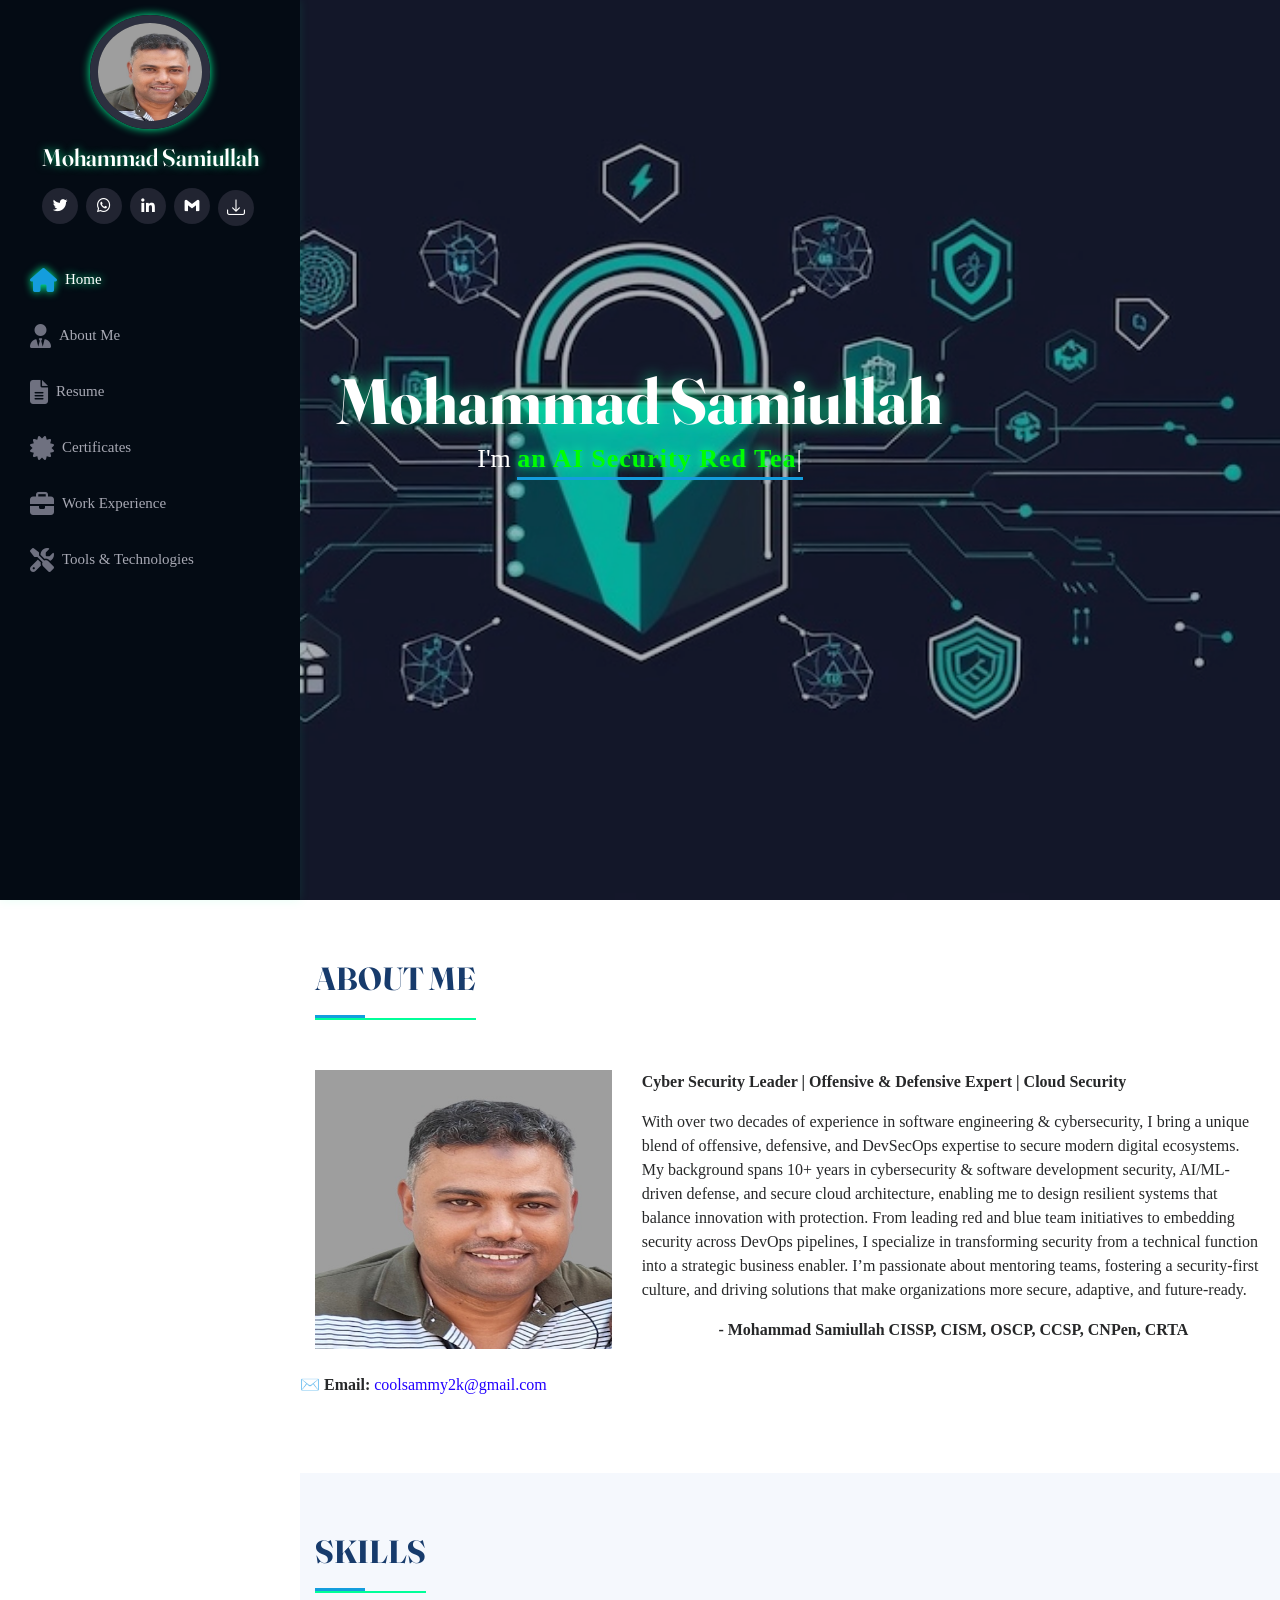
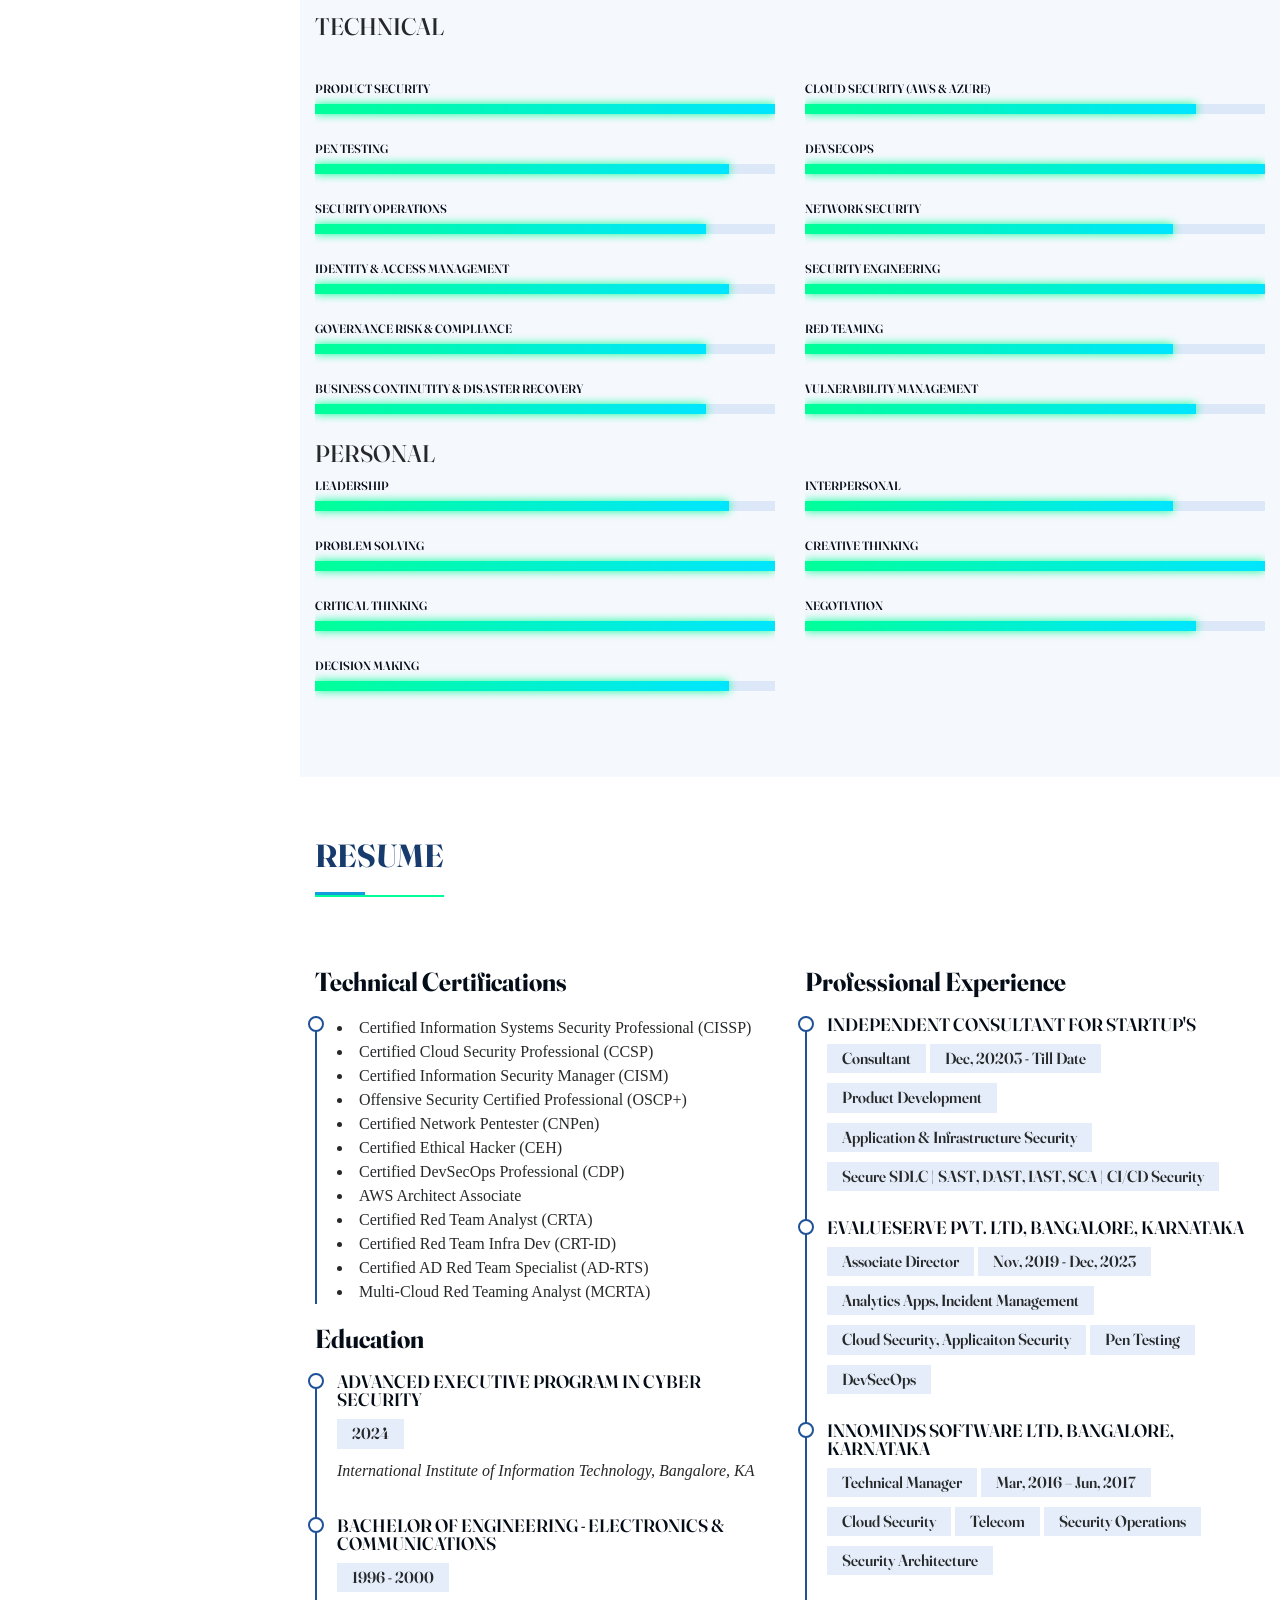
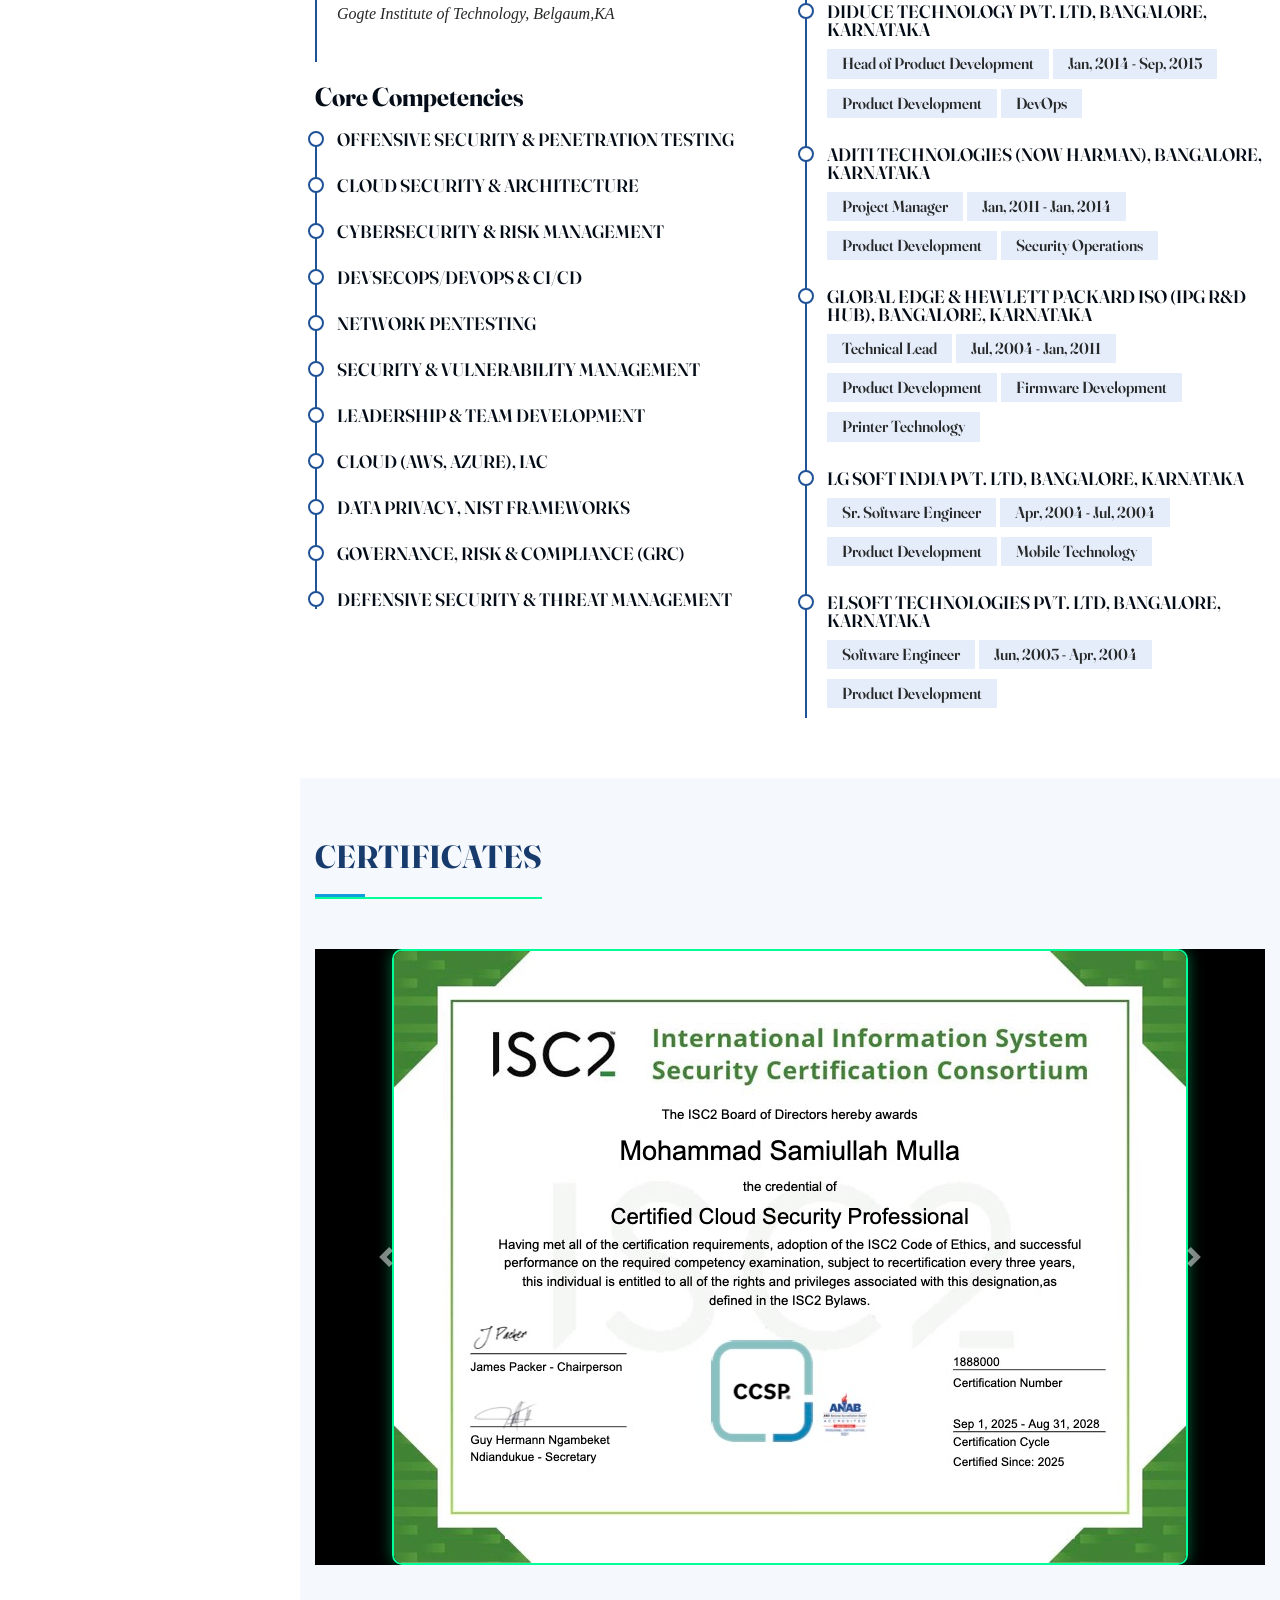
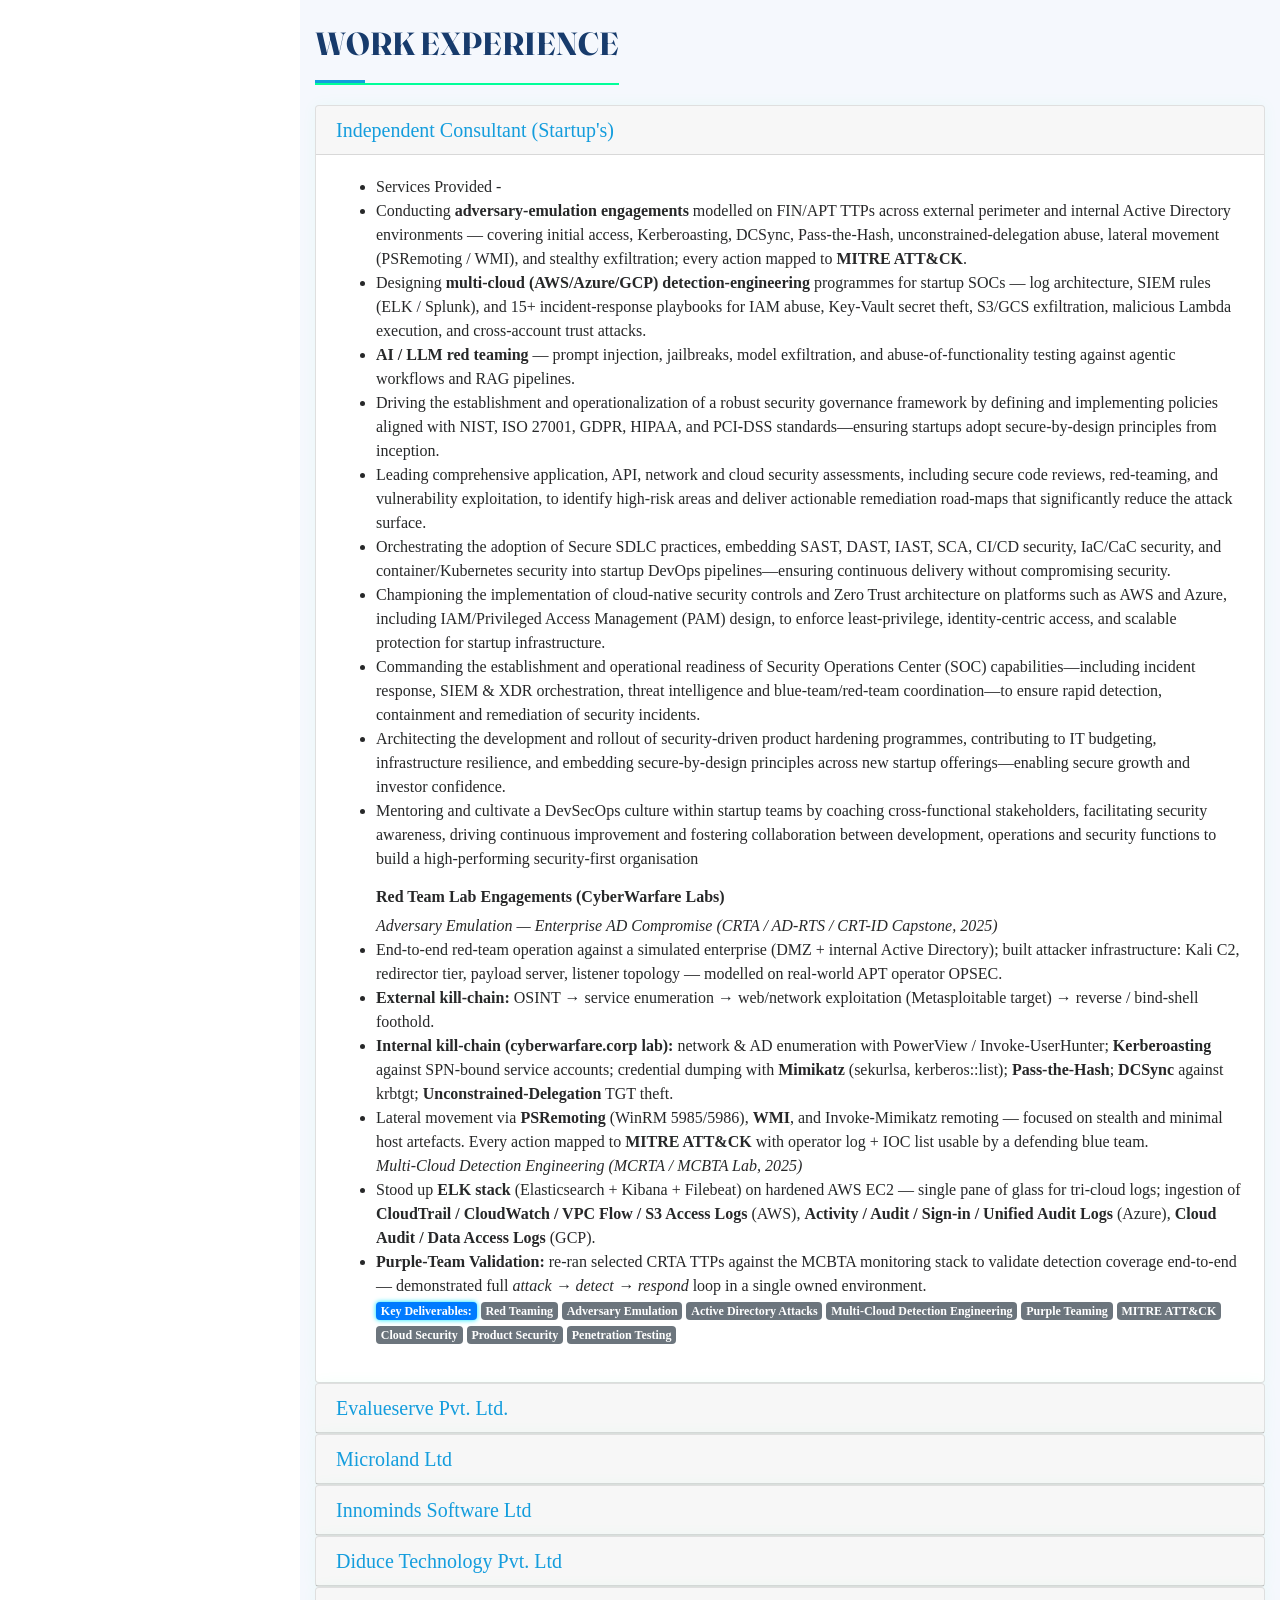
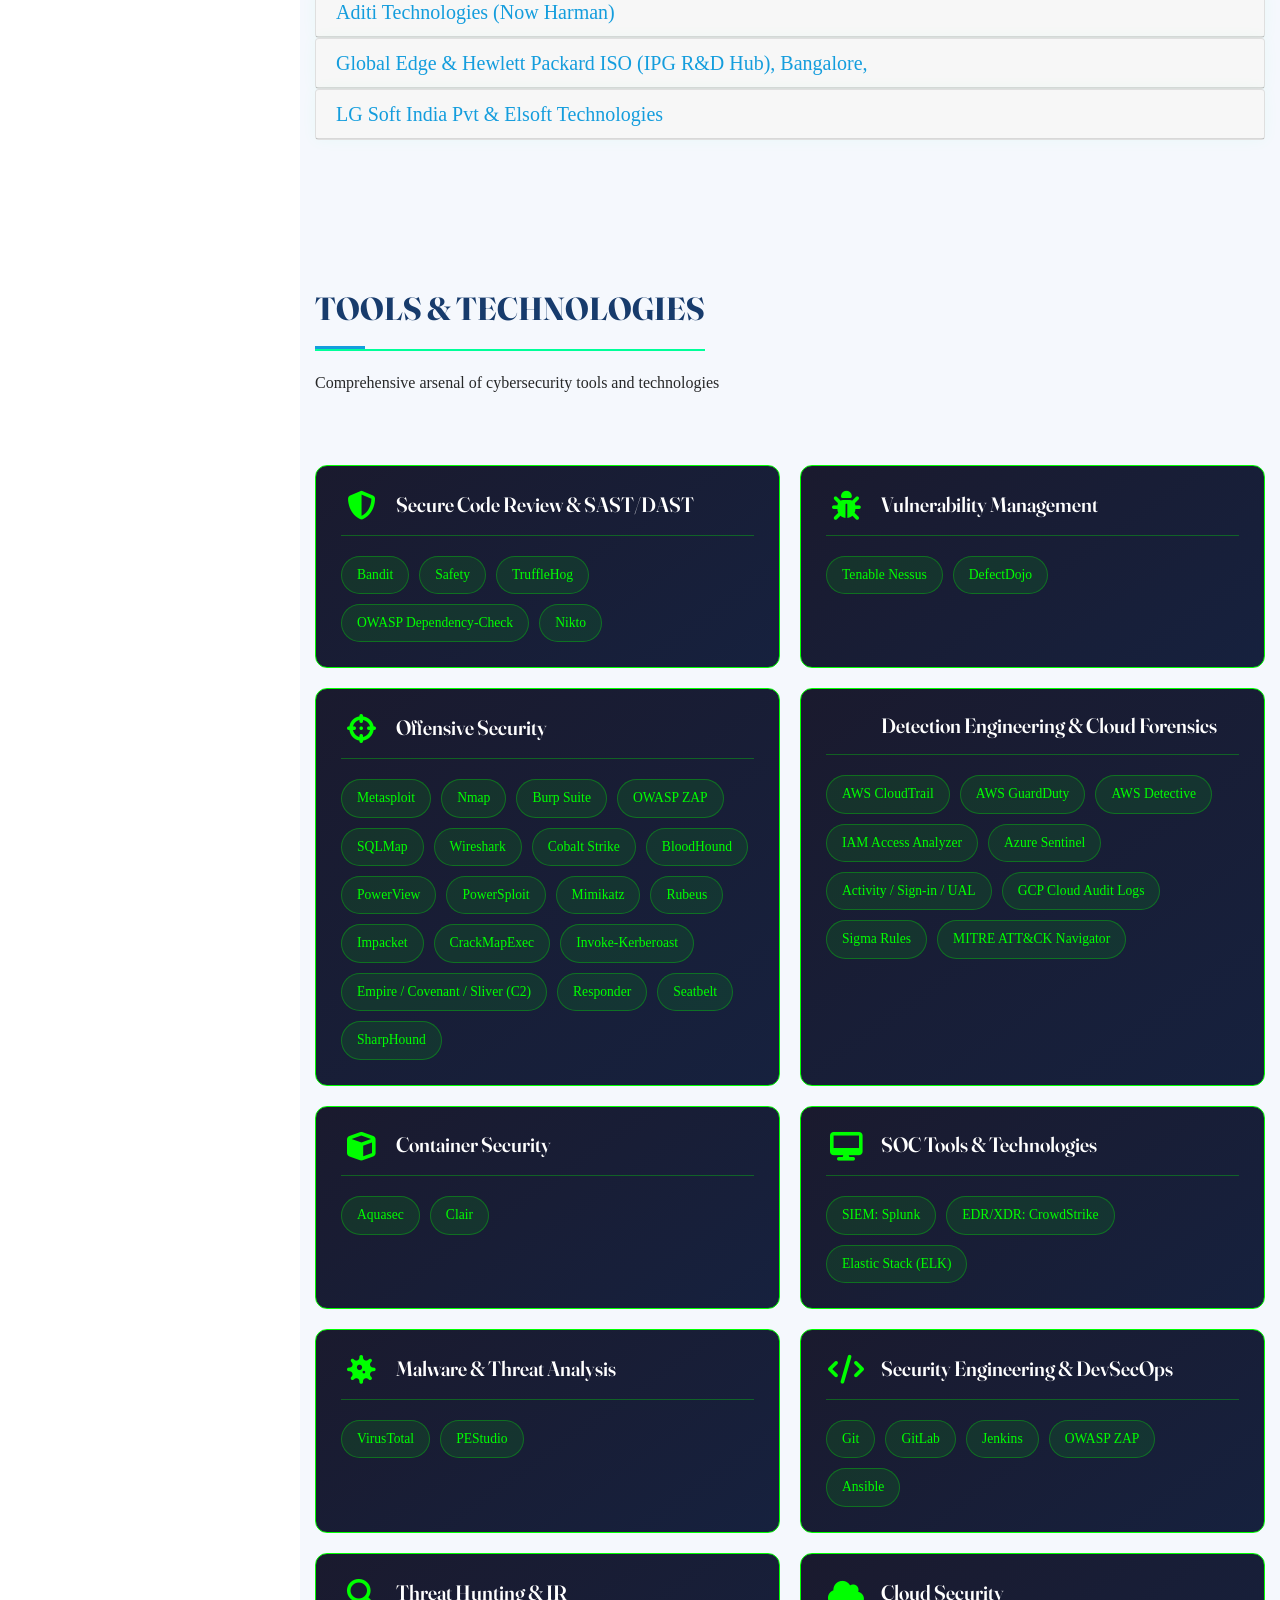
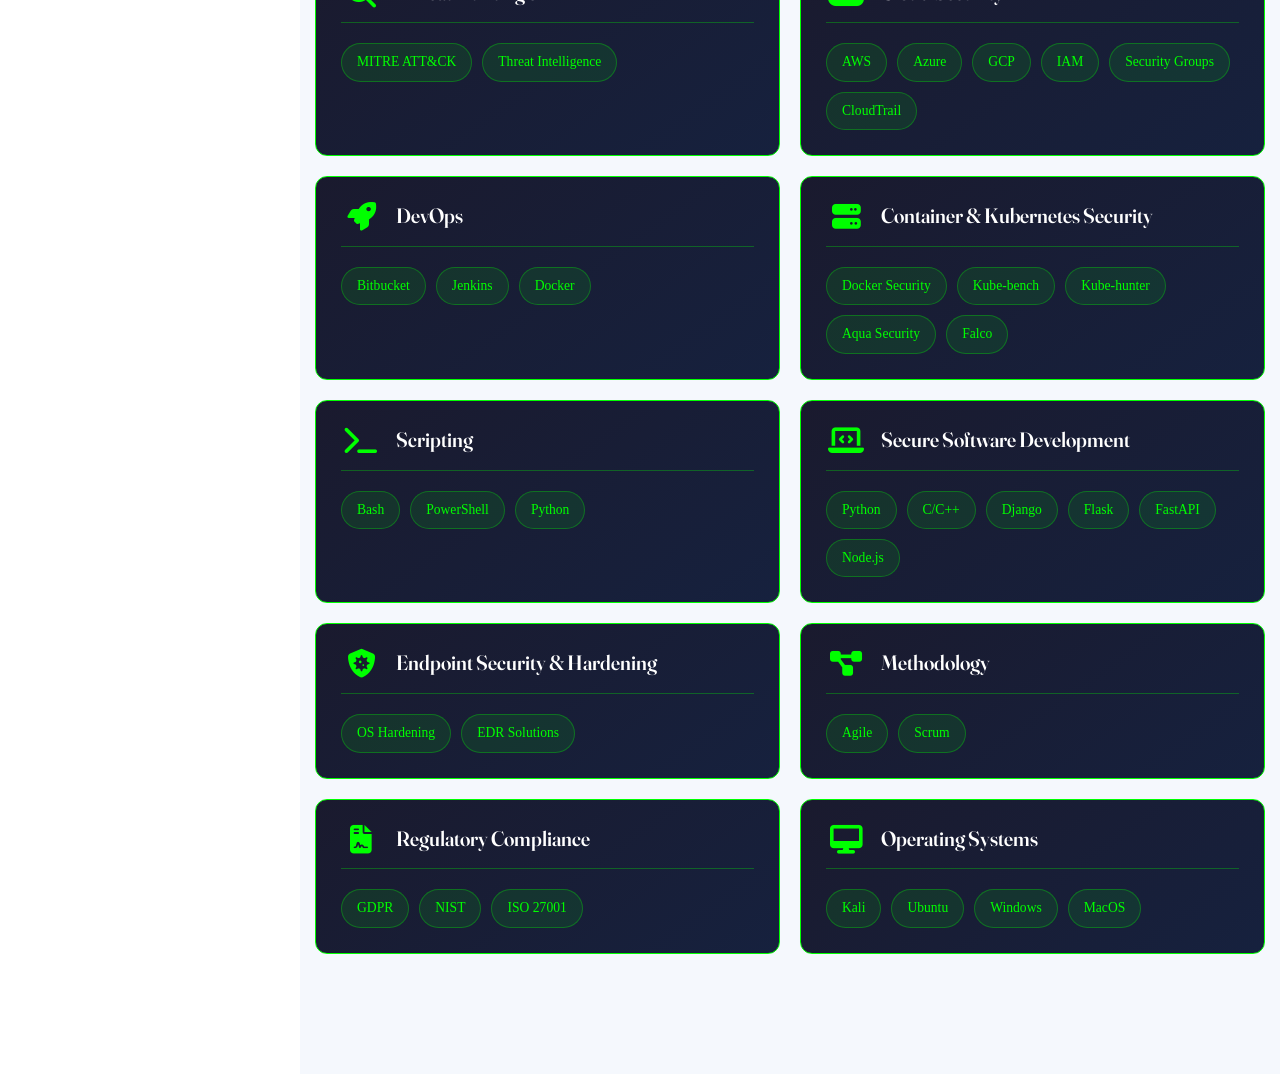
<file: index.html>
<!DOCTYPE html>
<html lang="en">

<head>
  <meta charset="utf-8">
  <meta content="width=device-width, initial-scale=1.0" name="viewport">
  <meta http-equiv="X-UA-Compatible" content="IE=edge">
  <meta name="viewport" content="width=device-width, initial-scale=1.0">
  <title>Mohammad Samiullah Portfolio</title>
  <meta content="" name="description">
  <meta content="" name="keywords">

  <!-- Google Fonts -->
  <link
    href="https://fonts.googleapis.com/css?family=Open+Sans:300,300i,400,400i,600,600i,700,700i|Raleway:300,300i,400,400i,500,500i,600,600i,700,700i|Poppins:300,300i,400,400i,500,500i,600,600i,700,700i"
    rel="stylesheet">

  <!-- Vendor CSS Files -->
  <link href="assets/css/cyber-theme.css" rel="stylesheet">
  <link href="assets/vendor/aos/aos.css" rel="stylesheet">
  <!-- <link href="assets/vendor/bootstrap/css/bootstrap.min.css" rel="stylesheet"> -->
  <link href="css/bootstrap-4.4.1.css" rel="stylesheet" type="text/css">
  <link href="assets/vendor/bootstrap-icons/bootstrap-icons.css" rel="stylesheet">
  <link href="assets/vendor/boxicons/css/boxicons.min.css" rel="stylesheet">
  <link href="assets/vendor/glightbox/css/glightbox.min.css" rel="stylesheet">
  <link href="assets/vendor/swiper/swiper-bundle.min.css" rel="stylesheet">

  <!-- Template Main CSS File -->
  <link href="assets/css/style.css" rel="stylesheet">

  <!-- Font overrides: Fraunces (headings) + New York (body) -->
  <link href="https://fonts.googleapis.com/css2?family=Fraunces:ital,opsz,wght@0,9..144,300..900;1,9..144,300..900&display=swap" rel="stylesheet">
  <style>
    body,
    p, li, a, span, td, th, label, input, textarea, select, button,
    blockquote, figcaption, small, strong, em, div,
    .section-title p,
    .resume-item p, .resume-item ul, .resume-item ul li,
    .facts .count-box p, .facts .count-box a,
    .nav-menu a, .nav-menu a span,
    #hero p, #hero p span,
    .testimonials .testimonial-item,
    .contact .info, .contact .info p,
    .credits, #footer {
      font-family: "New York", ui-serif, Georgia, "Times New Roman", serif;
    }

    h1, h2, h3, h4, h5, h6,
    .section-title h2,
    #header .profile h1, #header h1, #header h1 a,
    #hero h1,
    .resume .resume-title,
    .resume .resume-item h4,
    .skills .progress .skill,
    .skills .progress .val,
    .portfolio .portfolio-info h4,
    .services .icon-box h4, .services .icon-box h4 a,
    .counts .count-box span,
    .testimonials .testimonial-item h3 {
      font-family: 'Fraunces', ui-serif, Georgia, serif;
      font-variation-settings: 'opsz' 144, 'WONK' 0;
    }
  </style>
</head>

<body>

  <!-- ======= Mobile nav toggle button ======= -->
  <i class="bi bi-list mobile-nav-toggle d-xl-none"></i>

  <!-- ======= Header ======= -->
  <!-- Add Font Awesome CDN in head -->
  <link href="https://cdnjs.cloudflare.com/ajax/libs/font-awesome/6.4.0/css/all.min.css" rel="stylesheet">

  <header id="header">
    <div class="d-flex flex-column">
      <div class="profile">
        <img src="assets/img/sam-img.jpg" alt="" class="img-fluid rounded-circle">
        <h1 class="text-light"><a href="index.html">Mohammad Samiullah</a></h1>
        <div class="social-links mt-3 text-center">
          <a href="https://www.twitter.com/coolsammy2k" class="twitter"><i class="bx bxl-twitter"></i></a>
          <a href="https://wa.me/9845174074" class="WhatsApp"><i class="bx bxl-whatsapp"></i></a>
          <a href="https://www.linkedin.com/in/mohammadsamiullah" class="linkedin"><i class="bx bxl-linkedin"></i></a>
          <a href="mailto:coolsammy2k@gmail.com?subject=Hello&body=I%20am%20trying%20to%20reach%20you." class="email"><i
              class="bx bxl-gmail"></i></a>
          <a href="https://github.com/coolsammy2k/coolsammy2k.github.io/blob/main/assets/MohammadSamiullahResume.pdf"
            target="_blank" class="bi-download"></i></a>
        </div>
      </div>

      <nav id="navbar" class="nav-menu navbar">
        <ul>
          <li><a href="#hero" class="nav-link scrollto active">
              <i class="fas fa-home"></i> <span>Home</span>
            </a></li>
          <li><a href="#about" class="nav-link scrollto">
              <i class="fas fa-user-tie"></i> <span>About Me</span>
            </a></li>
          <li><a href="#resume" class="nav-link scrollto">
              <i class="fas fa-file-alt"></i> <span>Resume</span>
            </a></li>
          <li><a href="#portfolio" class="nav-link scrollto">
              <i class="fas fa-certificate"></i> <span>Certificates</span>
            </a></li>
          <li><a href="#Workexperience" class="nav-link scrollto">
              <i class="fas fa-briefcase"></i> <span>Work Experience</span>
            </a></li>
          <li><a href="#tools" class="nav-link scrollto">
              <i class="fas fa-tools"></i> <span>Tools & Technologies</span>
            </a></li>
        </ul>
      </nav>
    </div>
  </header>
  <!-- End Header -->

  <!-- ======= Hero Section ======= -->
  <section id="hero" class="d-flex flex-column justify-content-center align-items-center">
    <div class="hero-container" data-aos="fade-in">
      <h1>Mohammad Samiullah</h1>
      <p>I'm <span class="typed"
          data-typed-items="an AI Security Red Teamer, a Red Teamer, a CyberSecurity Expert, a Pen Tester"
          style="color: #00ff00; font-weight: bold;"></span></p>
    </div>
  </section>
  <!-- End Hero -->

  <main id="main">

    <!-- ======= About Section ======= -->
    <section id="about" class="about">
      <div class="container">
        <div class="section-title">
          <h2>About Me</h2>
        </div>
        <div class="row">
          <div class="col-lg-4" data-aos="fade-right"> <img src="assets/img/sam-img.jpg" class="img-fluid" alt="">
          </div>
          <div class="col-lg-8 pt-4 pt-lg-0 content" data-aos="fade-left">
            <p style="text-align: left;"><strong>Cyber Security Leader | Offensive & Defensive Expert | Cloud
                Security</strong></p>
            <p>With over two decades of experience in software engineering & cybersecurity, I bring a unique blend of
              offensive, defensive, and DevSecOps expertise to secure modern digital ecosystems. My background spans 10+
              years in cybersecurity & software development security, AI/ML-driven defense, and secure cloud
              architecture, enabling me to design resilient systems that balance innovation with protection. From
              leading red and blue team initiatives to embedding security across DevOps pipelines, I specialize in
              transforming security from a technical function into a strategic business enabler. I’m passionate about
              mentoring teams, fostering a security-first culture, and driving solutions that make organizations more
              secure, adaptive, and future-ready.
            </p>
            <p style="text-align: center;"><strong>- Mohammad Samiullah CISSP, CISM, OSCP, CCSP, CNPen, CRTA </strong>
            </p>
          </div>
          <div class="contact-info mt-4 text-left">
            <p><strong>✉️ Email:</strong> <a href="mailto:coolsammy2k@gmail.com"
                style="color:#2200ff;">coolsammy2k@gmail.com</a></p>
          </div>
        </div>
      </div>
    </section>
    <!-- End About Section -->

    <!-- ======= Skills Section ======= -->
    <section id="skills" class="skills section-bg">
      <div class="container">
        <div class="section-title">
          <h2>Skills</h2>
          <h4>TECHNICAL</h4>
        </div>
        <div class="row skills-content">
          <div class="col-lg-6" data-aos="fade-up">
            <div class="progress"> <span class="skill">PRODUCT SECURITY </span>
              <div class="progress-bar-wrap">
                <div class="progress-bar" role="progressbar" aria-valuenow="100" aria-valuemin="0" aria-valuemax="100">
                </div>
              </div>
            </div>
            <div class="progress"> <span class="skill">PEN TESTING </span>
              <div class="progress-bar-wrap">
                <div class="progress-bar" role="progressbar" aria-valuenow="90" aria-valuemin="0" aria-valuemax="100">
                </div>
              </div>
            </div>
            <div class="progress"> <span class="skill">SECURITY OPERATIONS </span>
              <div class="progress-bar-wrap">
                <div class="progress-bar" role="progressbar" aria-valuenow="85" aria-valuemin="0" aria-valuemax="100">
                </div>
              </div>
            </div>
            <div class="progress"> <span class="skill">IDENTITY & ACCESS MANAGEMENT </span>
              <div class="progress-bar-wrap">
                <div class="progress-bar" role="progressbar" aria-valuenow="90" aria-valuemin="0" aria-valuemax="100">
                </div>
              </div>
            </div>
            <div class="progress"> <span class="skill">GOVERNANCE RISK & COMPLIANCE </span>
              <div class="progress-bar-wrap">
                <div class="progress-bar" role="progressbar" aria-valuenow="85" aria-valuemin="0" aria-valuemax="100">
                </div>
              </div>
            </div>
            <div class="progress"> <span class="skill">BUSINESS CONTINUTITY & DISASTER RECOVERY</span>
              <div class="progress-bar-wrap">
                <div class="progress-bar" role="progressbar" aria-valuenow="85" aria-valuemin="0" aria-valuemax="100">
                </div>
              </div>
            </div>
            <!---->
          </div>
          <div class="col-lg-6" data-aos="fade-up" data-aos-delay="100">
            <div class="progress"> <span class="skill">CLOUD SECURITY (AWS & AZURE) </span>
              <div class="progress-bar-wrap">
                <div class="progress-bar" role="progressbar" aria-valuenow="85" aria-valuemin="0" aria-valuemax="100">
                </div>
              </div>
            </div>
            <div class="progress"> <span class="skill">DEVSECOPS </span>
              <div class="progress-bar-wrap">
                <div class="progress-bar" role="progressbar" aria-valuenow="100" aria-valuemin="0" aria-valuemax="100">
                </div>
              </div>
            </div>
            <div class="progress"> <span class="skill">NETWORK SECURITY </span>
              <div class="progress-bar-wrap">
                <div class="progress-bar" role="progressbar" aria-valuenow="80" aria-valuemin="0" aria-valuemax="100">
                </div>
              </div>
            </div>
            <div class="progress"> <span class="skill">SECURITY ENGINEERING </span>
              <div class="progress-bar-wrap">
                <div class="progress-bar" role="progressbar" aria-valuenow="100" aria-valuemin="0" aria-valuemax="100">
                </div>
              </div>
            </div>
            <div class="progress"> <span class="skill">RED TEAMING </span>
              <div class="progress-bar-wrap">
                <div class="progress-bar" role="progressbar" aria-valuenow="80" aria-valuemin="0" aria-valuemax="100">
                </div>
              </div>
            </div>
            <div class="progress"> <span class="skill">VULNERABILITY MANAGEMENT </span>
              <div class="progress-bar-wrap">
                <div class="progress-bar" role="progressbar" aria-valuenow="85" aria-valuemin="0" aria-valuemax="100">
                </div>
              </div>
            </div>
          </div>
        </div>
        <h4>PERSONAL</h4>
        <div class="row skills-content">
          <div class="col-lg-6" data-aos="fade-up">
            <div class="progress"> <span class="skill">LEADERSHIP </span>
              <div class="progress-bar-wrap">
                <div class="progress-bar" role="progressbar" aria-valuenow="90" aria-valuemin="0" aria-valuemax="100">
                </div>
              </div>
            </div>
            <div class="progress"> <span class="skill">PROBLEM SOLVING </span>
              <div class="progress-bar-wrap">
                <div class="progress-bar" role="progressbar" aria-valuenow="100" aria-valuemin="0" aria-valuemax="100">
                </div>
              </div>
            </div>
            <div class="progress"> <span class="skill">CRITICAL THINKING </span>
              <div class="progress-bar-wrap">
                <div class="progress-bar" role="progressbar" aria-valuenow="100" aria-valuemin="0" aria-valuemax="100">
                </div>
              </div>
            </div>
            <div class="progress"> <span class="skill">DECISION MAKING</span>
              <div class="progress-bar-wrap">
                <div class="progress-bar" role="progressbar" aria-valuenow="90" aria-valuemin="0" aria-valuemax="100">
                </div>
              </div>
            </div>
            <!---->
          </div>
          <div class="col-lg-6" data-aos="fade-up" data-aos-delay="100">
            <div class="progress"> <span class="skill">INTERPERSONAL </span>
              <div class="progress-bar-wrap">
                <div class="progress-bar" role="progressbar" aria-valuenow="80" aria-valuemin="0" aria-valuemax="100">
                </div>
              </div>
            </div>
            <div class="progress"> <span class="skill">CREATIVE THINKING </span>
              <div class="progress-bar-wrap">
                <div class="progress-bar" role="progressbar" aria-valuenow="100" aria-valuemin="0" aria-valuemax="100">
                </div>
              </div>
            </div>
            <div class="progress"> <span class="skill">NEGOTIATION </span>
              <div class="progress-bar-wrap">
                <div class="progress-bar" role="progressbar" aria-valuenow="85" aria-valuemin="0" aria-valuemax="100">
                </div>
              </div>
            </div>
          </div>
        </div>
      </div>
    </section>
    <!-- End Skills Section -->

    <!-- ======= Resume Section ======= -->
    <section id="resume" class="resume">
      <div class="container">
        <div class="section-title">
          <h2>Resume</h2>
        </div>
        <div class="row">
          <div class="col-lg-6" data-aos="fade-up">
            <h3 class="resume-title">Technical Certifications</h3>
            <div class="resume-item pb-0">
              <li>Certified Information Systems Security Professional (CISSP)</li>
              <li>Certified Cloud Security Professional (CCSP)</li>
              <li>Certified Information Security Manager (CISM)</li>
              <li>Offensive Security Certified Professional (OSCP+)</li>
              <li>Certified Network Pentester (CNPen)</li>
              <li>Certified Ethical Hacker (CEH)</li>
              <li>Certified DevSecOps Professional (CDP)</li>
              <li>AWS Architect Associate</li>
              <li>Certified Red Team Analyst (CRTA)</li>
              <li>Certified Red Team Infra Dev (CRT-ID)</li>
              <li>Certified AD Red Team Specialist (AD-RTS)</li>
              <li>Multi-Cloud Red Teaming Analyst (MCRTA)</li>
            </div>
            <h3 class="resume-title">Education</h3>
            <div class="resume-item">
              <h4>ADVANCED EXECUTIVE PROGRAM IN CYBER SECURITY</h4>
              <h5>2024</h5>
              <p><em>International Institute of Information Technology, Bangalore, KA</em></p>
            </div>
            <div class="resume-item">
              <h4>BACHELOR OF ENGINEERING - ELECTRONICS & COMMUNICATIONS</h4>
              <h5>1996 - 2000</h5>
              <p><em>Gogte Institute of Technology, Belgaum,KA</em></p>
            </div>

            <h3 class="resume-title">Core Competencies</h3>
            <div class="resume-item">
              <h4>Offensive Security & Penetration Testing</h4>
            </div>
            <div class="resume-item">
              <h4>Cloud Security & Architecture</h4>
            </div>
            <div class="resume-item">
              <h4>Cybersecurity & Risk Management</h4>
            </div>
            <div class="resume-item">
              <h4>DevSecOps/DevOps & CI/CD </h4>
            </div>
            <div class="resume-item">
              <h4>Network Pentesting </h4>
            </div>
            <div class="resume-item">
              <h4>Security & Vulnerability Management</h4>
            </div>
            <div class="resume-item">
              <h4>Leadership & Team Development</h4>
            </div>
            <div class="resume-item">
              <h4>Cloud (AWS, Azure), IaC</h4>
            </div>
            <div class="resume-item">
              <h4>Data Privacy, NIST Frameworks</h4>
            </div>
            <div class="resume-item">
              <h4>Governance, Risk & Compliance (GRC)</h4>
            </div>
            <div class="resume-item">
              <h4>Defensive Security & Threat Management</h4>
            </div>
          </div>
          <div class="col-lg-6" data-aos="fade-up" data-aos-delay="100">
            <h3 class="resume-title">Professional Experience</h3>
            <div class="resume-item">
              <h4>Independent Consultant for Startup's </h4>
              <h5>Consultant</h5>
              <h5>Dec, 20203 - Till Date</h5>
              <h5>Product Development</h5>
              <h5>Application & Infrastructure Security </h5>
              <h5>Secure SDLC | SAST, DAST, IAST, SCA | CI/CD Security </h5>
            </div>
            <div class="resume-item">
              <h4>Evalueserve Pvt. Ltd, Bangalore, Karnataka </h4>
              <h5>Associate Director</h5>
              <h5>Nov, 2019 - Dec, 2023</h5>
              <h5>Analytics Apps, Incident Management </h5>
              <h5>Cloud Security, Applicaiton Security</h5>
              <h5>Pen Testing</h5>
              <h5>DevSecOps</h5>
            </div>
            <div class="resume-item">
              <h4>Innominds Software Ltd, Bangalore, Karnataka </h4>
              <h5>Technical Manager</h5>
              <h5>Mar, 2016 – Jun, 2017</h5>
              <h5>Cloud Security </h5>
              <h5>Telecom </h5>
              <h5>Security Operations </h5>
              <h5>Security Architecture </h5>
            </div>
            <div class="resume-item">
              <h4>Diduce Technology Pvt. Ltd, Bangalore, Karnataka </h4>
              <h5>Head of Product Development</h5>
              <h5>Jan, 2014 - Sep, 2015</h5>
              <h5>Product Development </h5>
              <h5>DevOps </h5>
            </div>
            <div class="resume-item">
              <h4>Aditi Technologies (Now Harman), Bangalore, Karnataka </h4>
              <h5>Project Manager</h5>
              <h5>Jan, 2011 - Jan, 2014</h5>
              <h5>Product Development </h5>
              <h5>Security Operations </h5>
            </div>
            <div class="resume-item">
              <h4>Global Edge & Hewlett Packard ISO (IPG R&D Hub), Bangalore, Karnataka </h4>
              <h5>Technical Lead</h5>
              <h5>Jul, 2004 - Jan, 2011</h5>
              <h5>Product Development </h5>
              <h5>Firmware Development </h5>
              <h5>Printer Technology </h5>
            </div>
            <div class="resume-item">
              <h4>LG Soft India Pvt. Ltd, Bangalore, Karnataka </h4>
              <h5>Sr. Software Engineer</h5>
              <h5>Apr, 2004 - Jul, 2004</h5>
              <h5>Product Development </h5>
              <h5>Mobile Technology</h5>
            </div>
            <div class="resume-item">
              <h4>Elsoft Technologies Pvt. Ltd, Bangalore, Karnataka </h4>
              <h5>Software Engineer</h5>
              <h5>Jun, 2003 - Apr, 2004</h5>
              <h5>Product Development </h5>
            </div>
          </div>
        </div>
      </div>
    </section>
    <!-- End Resume Section -->

    <!-- ======= Carousel Section ======= -->
    <section id="portfolio" class="portfolio section-bg">
      <div class="container">
        <div class="section-title">
          <h2>Certificates</h2>
        </div>
        <div id="certificatesCarousel" class="carousel slide" data-ride="carousel" data-interval="3000"
          style="background-color: black">
          <ol class="carousel-indicators">
            <li data-target="#certificatesCarousel" data-slide-to="0" class="active"></li>
            <li data-target="#certificatesCarousel" data-slide-to="1"></li>
            <li data-target="#certificatesCarousel" data-slide-to="2"></li>
            <li data-target="#certificatesCarousel" data-slide-to="3"></li>
            <li data-target="#certificatesCarousel" data-slide-to="4"></li>
            <li data-target="#certificatesCarousel" data-slide-to="5"></li>
            <li data-target="#certificatesCarousel" data-slide-to="6"></li>
            <li data-target="#certificatesCarousel" data-slide-to="7"></li>
            <li data-target="#certificatesCarousel" data-slide-to="8"></li>
            <li data-target="#certificatesCarousel" data-slide-to="9"></li>
            <li data-target="#certificatesCarousel" data-slide-to="10"></li>
            <li data-target="#certificatesCarousel" data-slide-to="11"></li>
            <li data-target="#certificatesCarousel" data-slide-to="12"></li>
            <li data-target="#certificatesCarousel" data-slide-to="13"></li>
            <li data-target="#certificatesCarousel" data-slide-to="14"></li>
            <li data-target="#certificatesCarousel" data-slide-to="15"></li>
          </ol>
          <div class="carousel-inner" role="listbox">
            <div class="carousel-item active"> <img class="d-block mx-auto img-fluid" src="images/cert/ccsp.jpg"
                alt="CCSP"> </div>
            <div class="carousel-item"> <img class="d-block mx-auto img-fluid" src="images/cert/AD-RTS.jpg"
                alt="AD-RTS"> </div>
            <div class="carousel-item"> <img class="d-block mx-auto img-fluid" src="images/cert/cissp.jpg" alt="CISSP">
            </div>
            <div class="carousel-item"> <img class="d-block mx-auto img-fluid" src="images/cert/cnpen.jpg" alt="CNPen">
            </div>
            <div class="carousel-item"> <img class="d-block mx-auto img-fluid" src="images/cert/crta.jpg" alt="CRTA">
            </div>
            <div class="carousel-item"> <img class="d-block mx-auto img-fluid" src="images/cert/cks.jpg" alt="CKS">
            </div>
            <div class="carousel-item"> <img class="d-block mx-auto img-fluid" src="images/cert/ceh.jpg" alt="CEH">
            </div>
            <div class="carousel-item"> <img class="d-block mx-auto img-fluid" src="images/cert/oscp.jpg" alt="OSCP">
            </div>
            <div class="carousel-item"> <img class="d-block mx-auto img-fluid" src="images/cert/oscp+.jpg" alt="OSCP+">
            </div>
            <div class="carousel-item"> <img class="d-block mx-auto img-fluid" src="images/cert/npci.jpg" alt="NCPI">
            </div>
            <div class="carousel-item"> <img class="d-block mx-auto img-fluid" src="images/cert/cism.jpg" alt="CISM">
            </div>
            <div class="carousel-item"> <img class="d-block mx-auto img-fluid" src="images/cert/cdp.jpg" alt="CDP">
            </div>
            <div class="carousel-item"> <img class="d-block mx-auto img-fluid" src="images/cert/crt-id.jpg" alt="CRT-ID">
            </div>
            <div class="carousel-item"> <img class="d-block mx-auto img-fluid" src="images/cert/mcrta.jpg" alt="CRT-ID">
            </div>
            <div class="carousel-item"> <img class="d-block mx-auto img-fluid" src="images/cert/PMP.jpg" alt="PMP">
            </div>
            <div class="carousel-item"> <img class="d-block mx-auto img-fluid" src="images/cert/ACP.jpg" alt="ACP">
            </div>
          </div>
          <a class="carousel-control-prev" href="#certificatesCarousel" role="button" data-slide="prev">
            <span class="carousel-control-prev-icon" aria-hidden="true"></span>
            <span class="sr-only">Previous</span>
          </a>
          <a class="carousel-control-next" href="#certificatesCarousel" role="button" data-slide="next">
            <span class="carousel-control-next-icon" aria-hidden="true"></span>
            <span class="sr-only">Next</span>
          </a>
        </div>
      </div>

      <!-- ======= Work Experience Section ======= -->
      <section id="Workexperience" class="services">
        <div class="container">
          <div class="section-title">
            <h2>Work Experience</h2>
            <div> </div>
            <div id="accordion1" role="tablist">
              <div class="card">
                <div class="card-header" role="tab" id="headingOne1">
                  <h5 class="mb-0"> <a data-toggle="collapse" href="#collapseOne1" role="button" aria-expanded="true"
                      aria-controls="collapseOne1"> Independent Consultant (Startup's) </a> </h5>
                </div>
                <div id="collapseOne1" class="collapse show" role="tabpanel" aria-labelledby="headingOne1"
                  data-parent="#accordion1">
                  <div class="card-body">
                    <ul>
                      <li>Services Provided -</li>
                      <li>Conducting <strong>adversary-emulation engagements</strong> modelled on FIN/APT TTPs across external perimeter and internal Active Directory environments &mdash; covering initial access, Kerberoasting, DCSync, Pass-the-Hash, unconstrained-delegation abuse, lateral movement (PSRemoting / WMI), and stealthy exfiltration; every action mapped to <strong>MITRE ATT&amp;CK</strong>.</li>
                      <li>Designing <strong>multi-cloud (AWS/Azure/GCP) detection-engineering</strong> programmes for startup SOCs &mdash; log architecture, SIEM rules (ELK / Splunk), and 15+ incident-response playbooks for IAM abuse, Key-Vault secret theft, S3/GCS exfiltration, malicious Lambda execution, and cross-account trust attacks.</li>
                      <li><strong>AI / LLM red teaming</strong> &mdash; prompt injection, jailbreaks, model exfiltration, and abuse-of-functionality testing against agentic workflows and RAG pipelines.</li>
                      <li>Driving the establishment and operationalization of a robust security governance framework by defining and implementing policies aligned with NIST, ISO 27001, GDPR, HIPAA, and PCI-DSS standards—ensuring startups adopt secure-by-design principles from inception.</li>
                      <li>Leading comprehensive application, API, network and cloud security assessments, including secure code reviews, red-teaming, and vulnerability exploitation, to identify high-risk areas and deliver actionable remediation road-maps that significantly reduce the attack surface.</li>
                      <li>Orchestrating the adoption of Secure SDLC practices, embedding SAST, DAST, IAST, SCA, CI/CD security, IaC/CaC security, and container/Kubernetes security into startup DevOps pipelines—ensuring continuous delivery without compromising security.</li>
                      <li>Championing the implementation of cloud-native security controls and Zero Trust architecture on platforms such as AWS and Azure, including IAM/Privileged Access Management (PAM) design, to enforce least-privilege, identity-centric access, and scalable protection for startup infrastructure.</li>
                      <li>Commanding the establishment and operational readiness of Security Operations Center (SOC) capabilities—including incident response, SIEM & XDR orchestration, threat intelligence and blue-team/red-team coordination—to ensure rapid detection,
containment and remediation of security incidents.</li>
                      <li>Architecting the development and rollout of security-driven product hardening programmes, contributing to IT budgeting, infrastructure resilience, and embedding secure-by-design principles across new startup offerings—enabling secure growth and
investor confidence.</li>
                      <li>Mentoring and cultivate a DevSecOps culture within startup teams by coaching cross-functional stakeholders, facilitating security awareness, driving continuous improvement and fostering collaboration between development, operations and security functions to build a high-performing security-first organisation</li>

                      <h6 class="mt-3"><strong>Red Team Lab Engagements (CyberWarfare Labs)</strong></h6>
                      <p><em>Adversary Emulation &mdash; Enterprise AD Compromise (CRTA / AD-RTS / CRT-ID Capstone, 2025)</em></p>
                      <li>End-to-end red-team operation against a simulated enterprise (DMZ + internal Active Directory); built attacker infrastructure: Kali C2, redirector tier, payload server, listener topology &mdash; modelled on real-world APT operator OPSEC.</li>
                      <li><strong>External kill-chain:</strong> OSINT &rarr; service enumeration &rarr; web/network exploitation (Metasploitable target) &rarr; reverse / bind-shell foothold.</li>
                      <li><strong>Internal kill-chain (cyberwarfare.corp lab):</strong> network &amp; AD enumeration with PowerView / Invoke-UserHunter; <strong>Kerberoasting</strong> against SPN-bound service accounts; credential dumping with <strong>Mimikatz</strong> (sekurlsa, kerberos::list); <strong>Pass-the-Hash</strong>; <strong>DCSync</strong> against krbtgt; <strong>Unconstrained-Delegation</strong> TGT theft.</li>
                      <li>Lateral movement via <strong>PSRemoting</strong> (WinRM 5985/5986), <strong>WMI</strong>, and Invoke-Mimikatz remoting &mdash; focused on stealth and minimal host artefacts. Every action mapped to <strong>MITRE ATT&amp;CK</strong> with operator log + IOC list usable by a defending blue team.</li>
                      <p><em>Multi-Cloud Detection Engineering (MCRTA / MCBTA Lab, 2025)</em></p>
                      <li>Stood up <strong>ELK stack</strong> (Elasticsearch + Kibana + Filebeat) on hardened AWS EC2 &mdash; single pane of glass for tri-cloud logs; ingestion of <strong>CloudTrail / CloudWatch / VPC Flow / S3 Access Logs</strong> (AWS), <strong>Activity / Audit / Sign-in / Unified Audit Logs</strong> (Azure), <strong>Cloud Audit / Data Access Logs</strong> (GCP).</li>
                      <li><strong>Purple-Team Validation:</strong> re-ran selected CRTA TTPs against the MCBTA monitoring stack to validate detection coverage end-to-end &mdash; demonstrated full <em>attack &rarr; detect &rarr; respond</em> loop in a single owned environment.</li>

                      <p><span class="badge badge-primary">Key Deliverables:</span> <span
                          class="badge badge-secondary">Red Teaming</span> <span class="badge badge-secondary">Adversary Emulation</span> <span class="badge badge-secondary">Active Directory Attacks</span> <span class="badge badge-secondary">Multi-Cloud Detection Engineering</span> <span class="badge badge-secondary">Purple Teaming</span> <span class="badge badge-secondary">MITRE ATT&amp;CK</span> <span class="badge badge-secondary">Cloud
                          Security</span> <span class="badge badge-secondary">Product Security</span> <span
                          class="badge badge-secondary">Penetration Testing</span></p>
                    </ul>
                  </div>
                </div>
              </div>
              <div class="card">
                <div class="card-header" role="tab" id="headingTwo1">
                  <h5 class="mb-0"> <a class="collapsed" data-toggle="collapse" href="#collapseTwo1" role="button"
                      aria-expanded="false" aria-controls="collapseTwo1"> Evalueserve Pvt. Ltd. </a> </h5>
                </div>
                <div id="collapseTwo1" class="collapse" role="tabpanel" aria-labelledby="headingTwo1"
                  data-parent="#accordion1">
                  <div class="card-body">
                    <ul>
                      <li>Ownership of product security program for the business function.</li>
                      <li>Responsible for global security services delivery for the line of business including : SAST,
                        DAST, IAST, RASP, SCA, PT and Risk Management.</li>
                      <li>Independently drive strategy, execution and technical direction for complex information
                        security programs, including scope, deliverables, and communication strategy.</li>
                      <li>Managed annual budgets of $1.5–2M for cross-functional teams (security, development,
                        operations), optimizing resource allocation for tools,
                        training, and infrastructure.</li>
                      <li>Led security program delivery for global clients, mentoring teams and managing stakeholder
                        communications for SOC, VAPT, and GRC projects.</li>
                      <li>Partner with the Cybersecurity by Design Team, product development, and other key
                        stakeholders to ensure secure design principles are embedded
                        throughout the entire software development lifecycle.</li>
                      <li>Responsible for Network Security for all the infrastructure and Web Hosting’s.</li>
                      <li>Work with Product Management Teams to create roadmaps for new / existing platforms & shipped
                        about 10 products.</li>
                      <li>Architect, Manage & own the overall development of various digital platforms in the data
                        analytics space.</li>
                      <li>Security Architecture and tech stack for these platforms are state-of-the-art and long-term.
                      </li>
                      <li>Identifying risks along with mitigations and communicating these effectively to
                        stakeholders.</li>
                      <p><span class="badge badge-primary">Key Deliverables:</span> <span
                          class="badge badge-secondary">Application Security</span> <span
                          class="badge badge-secondary">Analytics</span> <span class="badge badge-secondary">Security
                          Architecutre</span> <span class="badge badge-secondary">Cloud Security</span> <span
                          class="badge badge-secondary">DevSecOps</span> <span
                          class="badge badge-secondary">MLOps</span></p>
                    </ul>
                  </div>
                </div>
              </div>
              <div class="card">
                <div class="card-header" role="tab" id="headingThree1">
                  <h5 class="mb-0"> <a class="collapsed" data-toggle="collapse" href="#collapseThree1" role="button"
                      aria-expanded="false" aria-controls="collapseThree1"> Microland Ltd </a> </h5>
                </div>
                <div id="collapseThree1" class="collapse" role="tabpanel" aria-labelledby="headingThree1"
                  data-parent="#accordion1">
                  <div class="card-body">
                    <ul>
                      <li>Primarily responsible for strong partnership with the Application Development and operations
                        team of the Global Businesses and Functions to ensure an effective application security.</li>
                      <li>Setup of Security Operations Center(SOC) and Network Operations Center(NOC).</li>
                      <li>Global delivery of security initiatives ensuring harmonization across regions.</li>
                      <li>Implement Application Security using DevSecOps</li>
                      <li>Setup Industrial IoT Center of Excellence unit</li>
                      <li>Mentoring, training & guiding team regarding micro-services architecture, versioning
                        management, IoT platforms upgrades and end-to-end IIoT
                        applications implementation.</li>
                      <li>Responsible for global security services delivery for the line of business including : SAST,
                        DAST, IAST, RASP, SCA, PT and Risk Management.</li>
                      <li>Delivering new security technology approaches and implementing next generation solutions.
                        Conducting POC’s and support tool qualification with ROI analysis.</li>
                      <li>Set-up of Product Operation Center for a leading Analytics and Industrial Asset Performance
                        company.</li>
                      <li>Tracking latest IT security innovations and keeping abreast of latest cyber security
                        technologies.</li>
                      <p><span class="badge badge-primary">Key Deliverables:</span> <span
                          class="badge badge-secondary">Application security</span> <span
                          class="badge badge-secondary">Team management</span> <span
                          class="badge badge-secondary">DevSecOps</span> <span class="badge badge-secondary">Cloud
                          Security</span> <span class="badge badge-secondary">Risk management</span> <span
                          class="badge badge-secondary">Automation</span></p>
                    </ul>
                  </div>
                </div>
              </div>
              <div class="card">
                <div class="card-header" role="tab" id="heading3">
                  <h5 class="mb-0"> <a class="collapsed" data-toggle="collapse" href="#collapse3" role="button"
                      aria-expanded="false" aria-controls="collapse3"> Innominds Software Ltd </a> </h5>
                </div>
                <div id="collapse3" class="collapse" role="tabpanel" aria-labelledby="heading3"
                  data-parent="#accordion1">
                  <div class="card-body">
                    <ul>
                      <li>Perform security-focused code reviews manually and automated.</li>
                      <li>Support and consult with product and development teams in the area of application security,
                        including threat modeling and appsec reviews.</li>
                      <li>Secure, Setup Datacenter with Open Stack for development needs.</li>
                      <li>Drive highly complex application security reviews and threat modeling. Provide expert
                        guidance and direction for other team members when they encounter challenges in their security
                        reviews. Own documentation and procedures surrounding application security reviews as well as
                        lead by example for what successful application security reviews look like.</li>
                      <li>Drive the business value relation of metrics calculations for the Application Security
                        program.</li>
                      <li>Working closely with our development team to create an automated continuous integration (CI)
                        and continuous delivery (CD) system.</li>
                      <p><span class="badge badge-primary">Key Deliverables:</span> <span
                          class="badge badge-secondary">Secure Code Review</span> <span
                          class="badge badge-secondary">Penetration Testing</span> <span
                          class="badge badge-secondary">DevSecOps</span> <span
                          class="badge badge-secondary">CI/CD</span> <span class="badge badge-secondary">Mobile
                          Security Testing</span> <span class="badge badge-secondary">Threat Modelling</span></p>
                    </ul>
                  </div>
                </div>
              </div>
              <div class="card">
                <div class="card-header" role="tab" id="heading4">
                  <h5 class="mb-0"> <a class="collapsed" data-toggle="collapse" href="#collapse4" role="button"
                      aria-expanded="false" aria-controls="collapse4"> Diduce Technology Pvt. Ltd </a> </h5>
                </div>
                <div id="collapse4" class="collapse" role="tabpanel" aria-labelledby="heading4"
                  data-parent="#accordion1">
                  <div class="card-body">
                    <ul>
                      <li>Contributed in the setting up of Software Development Centre at Bengaluru.</li>
                      <li>Product Security, Feature requirements, product backlog & product roadmap</li>
                      <li>Experience with McAfee ePO SIEM suite.</li>
                      <li>Supervised the teams for desktop application, website design, android & browser plugin
                        development.</li>
                      <li>Network and Infrastructure security assessment.</li>
                      <p><span class="badge badge-primary">Key Deliverables:</span> <span
                          class="badge badge-secondary">Infrastructure security</span> <span
                          class="badge badge-secondary">Product Security</span> <span
                          class="badge badge-secondary">CI/CD</span> <span class="badge badge-secondary">Team
                          Management</span> </p>
                    </ul>
                  </div>
                </div>
              </div>
              <div class="card">
                <div class="card-header" role="tab" id="heading5">
                  <h5 class="mb-0"> <a class="collapsed" data-toggle="collapse" href="#collapse5" role="button"
                      aria-expanded="false" aria-controls="collapse5"> Aditi Technologies (Now Harman) </a> </h5>
                </div>
                <div id="collapse5" class="collapse" role="tabpanel" aria-labelledby="heading5"
                  data-parent="#accordion1">
                  <div class="card-body">
                    <ul>
                      <li>Involved in the project “Diduce” and developed outlook plugin, suggested many techniques to
                        improve the performance of the searching algorithm,
                        which secured extra business.</li>
                      <li>Led a team to develop a complex iOS application within 6 weeks.</li>
                      <p><span class="badge badge-primary">Key Deliverables:</span> <span
                          class="badge badge-secondary">Product Development</span> <span
                          class="badge badge-secondary">Team Management</span> <span
                          class="badge badge-secondary">Vulnerability Management</span> <span
                          class="badge badge-secondary">Security Process</span> </p>
                    </ul>
                  </div>
                </div>
              </div>
              <div class="card">
                <div class="card-header" role="tab" id="heading6">
                  <h5 class="mb-0"> <a class="collapsed" data-toggle="collapse" href="#collapse6" role="button"
                      aria-expanded="false" aria-controls="collapse6"> Global Edge & Hewlett Packard ISO (IPG R&D
                      Hub), Bangalore, </a> </h5>
                </div>
                <div id="collapse6" class="collapse" role="tabpanel" aria-labelledby="heading6"
                  data-parent="#accordion1">
                  <div class="card-body">
                    <ul>
                      <li>Part of the team that developed large scale Embedded systems for Printers for RPI (Released
                        Product Introduction) products.</li>
                      <li>Part of the R&D team to develop touch screen-based appliance printers.</li>
                      <p><span class="badge badge-primary">Key Deliverables:</span> <span
                          class="badge badge-secondary">Product Development</span> <span
                          class="badge badge-secondary">CI/CD</span> <span class="badge badge-secondary">Security</span>
                        <span class="badge badge-secondary">Team
                          Management</span>
                      </p>
                    </ul>
                  </div>
                </div>
              </div>
              <div class="card">
                <div class="card-header" role="tab" id="heading7">
                  <h5 class="mb-0"> <a class="collapsed" data-toggle="collapse" href="#collapse7" role="button"
                      aria-expanded="false" aria-controls="collapse7"> LG Soft India Pvt & Elsoft Technologies</a>
                  </h5>
                </div>
                <div id="collapse7" class="collapse" role="tabpanel" aria-labelledby="heading7"
                  data-parent="#accordion1">
                  <div class="card-body">Software Development.</div>
                </div>
              </div>

            </div>
          </div>
        </div>
      </section>
      <!-- End Work Experience Section -->

      <!-- ======= Tools & Technologies Section ======= -->
      <section id="tools" class="tools section-bg">
        <div class="container">
          <div class="section-title">
            <h2>Tools & Technologies</h2>
            <p>Comprehensive arsenal of cybersecurity tools and technologies</p>
          </div>

          <div class="tools-grid">
            <!-- Row 1 -->
            <div class="tool-category">
              <div class="category-header">
                <i class="fas fa-shield-alt"></i>
                <h3>Secure Code Review & SAST/DAST</h3>
              </div>
              <div class="tools-list">
                <span class="tool-tag">Bandit</span>
                <span class="tool-tag">Safety</span>
                <span class="tool-tag">TruffleHog</span>
                <span class="tool-tag">OWASP Dependency-Check</span>
                <span class="tool-tag">Nikto</span>
              </div>
            </div>

            <div class="tool-category">
              <div class="category-header">
                <i class="fas fa-bug"></i>
                <h3>Vulnerability Management</h3>
              </div>
              <div class="tools-list">
                <span class="tool-tag">Tenable Nessus</span>
                <span class="tool-tag">DefectDojo</span>
              </div>
            </div>

            <!-- Row 2 -->
            <div class="tool-category">
              <div class="category-header">
                <i class="fas fa-crosshairs"></i>
                <h3>Offensive Security</h3>
              </div>
              <div class="tools-list">
                <span class="tool-tag">Metasploit</span>
                <span class="tool-tag">Nmap</span>
                <span class="tool-tag">Burp Suite</span>
                <span class="tool-tag">OWASP ZAP</span>
                <span class="tool-tag">SQLMap</span>
                <span class="tool-tag">Wireshark</span>
                <span class="tool-tag">Cobalt Strike</span>
                <span class="tool-tag">BloodHound</span>
                <span class="tool-tag">PowerView</span>
                <span class="tool-tag">PowerSploit</span>
                <span class="tool-tag">Mimikatz</span>
                <span class="tool-tag">Rubeus</span>
                <span class="tool-tag">Impacket</span>
                <span class="tool-tag">CrackMapExec</span>
                <span class="tool-tag">Invoke-Kerberoast</span>
                <span class="tool-tag">Empire / Covenant / Sliver (C2)</span>
                <span class="tool-tag">Responder</span>
                <span class="tool-tag">Seatbelt</span>
                <span class="tool-tag">SharpHound</span>
              </div>
            </div>

            <div class="tool-category">
              <div class="category-header">
                <i class="fas fa-radar"></i>
                <h3>Detection Engineering &amp; Cloud Forensics</h3>
              </div>
              <div class="tools-list">
                <span class="tool-tag">AWS CloudTrail</span>
                <span class="tool-tag">AWS GuardDuty</span>
                <span class="tool-tag">AWS Detective</span>
                <span class="tool-tag">IAM Access Analyzer</span>
                <span class="tool-tag">Azure Sentinel</span>
                <span class="tool-tag">Activity / Sign-in / UAL</span>
                <span class="tool-tag">GCP Cloud Audit Logs</span>
                <span class="tool-tag">Sigma Rules</span>
                <span class="tool-tag">MITRE ATT&amp;CK Navigator</span>
              </div>
            </div>

            <div class="tool-category">
              <div class="category-header">
                <i class="fas fa-cube"></i>
                <h3>Container Security</h3>
              </div>
              <div class="tools-list">
                <span class="tool-tag">Aquasec</span>
                <span class="tool-tag">Clair</span>
              </div>
            </div>

            <!-- Row 3 -->
            <div class="tool-category">
              <div class="category-header">
                <i class="fas fa-desktop"></i>
                <h3>SOC Tools & Technologies</h3>
              </div>
              <div class="tools-list">
                <span class="tool-tag">SIEM: Splunk</span>
                <span class="tool-tag">EDR/XDR: CrowdStrike</span>
                <span class="tool-tag">Elastic Stack (ELK)</span>
              </div>
            </div>

            <div class="tool-category">
              <div class="category-header">
                <i class="fas fa-virus"></i>
                <h3>Malware & Threat Analysis</h3>
              </div>
              <div class="tools-list">
                <span class="tool-tag">VirusTotal</span>
                <span class="tool-tag">PEStudio</span>
              </div>
            </div>

            <!-- Row 4 -->
            <div class="tool-category">
              <div class="category-header">
                <i class="fas fa-code"></i>
                <h3>Security Engineering & DevSecOps</h3>
              </div>
              <div class="tools-list">
                <span class="tool-tag">Git</span>
                <span class="tool-tag">GitLab</span>
                <span class="tool-tag">Jenkins</span>
                <span class="tool-tag">OWASP ZAP</span>
                <span class="tool-tag">Ansible</span>
              </div>
            </div>

            <div class="tool-category">
              <div class="category-header">
                <i class="fas fa-search"></i>
                <h3>Threat Hunting & IR</h3>
              </div>
              <div class="tools-list">
                <span class="tool-tag">MITRE ATT&CK</span>
                <span class="tool-tag">Threat Intelligence</span>
              </div>
            </div>

            <!-- Row 5 -->
            <div class="tool-category">
              <div class="category-header">
                <i class="fas fa-cloud"></i>
                <h3>Cloud Security</h3>
              </div>
              <div class="tools-list">
                <span class="tool-tag">AWS</span>
                <span class="tool-tag">Azure</span>
                <span class="tool-tag">GCP</span>
                <span class="tool-tag">IAM</span>
                <span class="tool-tag">Security Groups</span>
                <span class="tool-tag">CloudTrail</span>
              </div>
            </div>

            <div class="tool-category">
              <div class="category-header">
                <i class="fas fa-rocket"></i>
                <h3>DevOps</h3>
              </div>
              <div class="tools-list">
                <span class="tool-tag">Bitbucket</span>
                <span class="tool-tag">Jenkins</span>
                <span class="tool-tag">Docker</span>
              </div>
            </div>

            <!-- Row 6 -->
            <div class="tool-category">
              <div class="category-header">
                <i class="fas fa-server"></i>
                <h3>Container & Kubernetes Security</h3>
              </div>
              <div class="tools-list">
                <span class="tool-tag">Docker Security</span>
                <span class="tool-tag">Kube-bench</span>
                <span class="tool-tag">Kube-hunter</span>
                <span class="tool-tag">Aqua Security</span>
                <span class="tool-tag">Falco</span>
              </div>
            </div>

            <div class="tool-category">
              <div class="category-header">
                <i class="fas fa-terminal"></i>
                <h3>Scripting</h3>
              </div>
              <div class="tools-list">
                <span class="tool-tag">Bash</span>
                <span class="tool-tag">PowerShell</span>
                <span class="tool-tag">Python</span>
              </div>
            </div>

            <!-- Row 7 -->
            <div class="tool-category">
              <div class="category-header">
                <i class="fas fa-laptop-code"></i>
                <h3>Secure Software Development</h3>
              </div>
              <div class="tools-list">
                <span class="tool-tag">Python</span>
                <span class="tool-tag">C/C++</span>
                <span class="tool-tag">Django</span>
                <span class="tool-tag">Flask</span>
                <span class="tool-tag">FastAPI</span>
                <span class="tool-tag">Node.js</span>
              </div>
            </div>

            <div class="tool-category">
              <div class="category-header">
                <i class="fas fa-shield-virus"></i>
                <h3>Endpoint Security & Hardening</h3>
              </div>
              <div class="tools-list">
                <span class="tool-tag">OS Hardening</span>
                <span class="tool-tag">EDR Solutions</span>
              </div>
            </div>

            <!-- Row 8 -->
            <div class="tool-category">
              <div class="category-header">
                <i class="fas fa-project-diagram"></i>
                <h3>Methodology</h3>
              </div>
              <div class="tools-list">
                <span class="tool-tag">Agile</span>
                <span class="tool-tag">Scrum</span>
              </div>
            </div>

            <div class="tool-category">
              <div class="category-header">
                <i class="fas fa-file-contract"></i>
                <h3>Regulatory Compliance</h3>
              </div>
              <div class="tools-list">
                <span class="tool-tag">GDPR</span>
                <span class="tool-tag">NIST</span>
                <span class="tool-tag">ISO 27001</span>
              </div>
            </div>

            <!-- Row 9 -->
            <div class="tool-category">
              <div class="category-header">
                <i class="fas fa-desktop"></i>
                <h3>Operating Systems</h3>
              </div>
              <div class="tools-list">
                <span class="tool-tag">Kali</span>
                <span class="tool-tag">Ubuntu</span>
                <span class="tool-tag">Windows</span>
                <span class="tool-tag">MacOS</span>
              </div>
            </div>

          </div>
        </div>
      </section>
      <!-- End Tools & Technologies Section -->


  </main>
  <!-- End #main -->

  <a href="#" class="back-to-top d-flex align-items-center justify-content-center"><i
      class="bi bi-arrow-up-short"></i></a>

  <!-- Vendor JS Files -->
  <script src="assets/vendor/purecounter/purecounter_vanilla.js"></script>
  <script src="assets/vendor/aos/aos.js"></script>
  <!-- <script src="assets/vendor/bootstrap/js/bootstrap.bundle.min.js"></script> -->
  <script src="js/jquery-3.4.1.min.js"></script>
  <script src="js/popper.min.js"></script>
  <script src="js/bootstrap-4.4.1.js"></script>
  <script src="assets/vendor/glightbox/js/glightbox.min.js"></script>
  <script src="assets/vendor/isotope-layout/isotope.pkgd.min.js"></script>
  <script src="assets/vendor/swiper/swiper-bundle.min.js"></script>
  <script src="assets/vendor/typed.js/typed.min.js"></script>
  <script src="assets/vendor/waypoints/noframework.waypoints.js"></script>
  <script src="assets/vendor/php-email-form/validate.js"></script>

  <!-- Template Main JS File -->
  <script src="assets/js/main.js"></script>
</body>

</html>
</file>
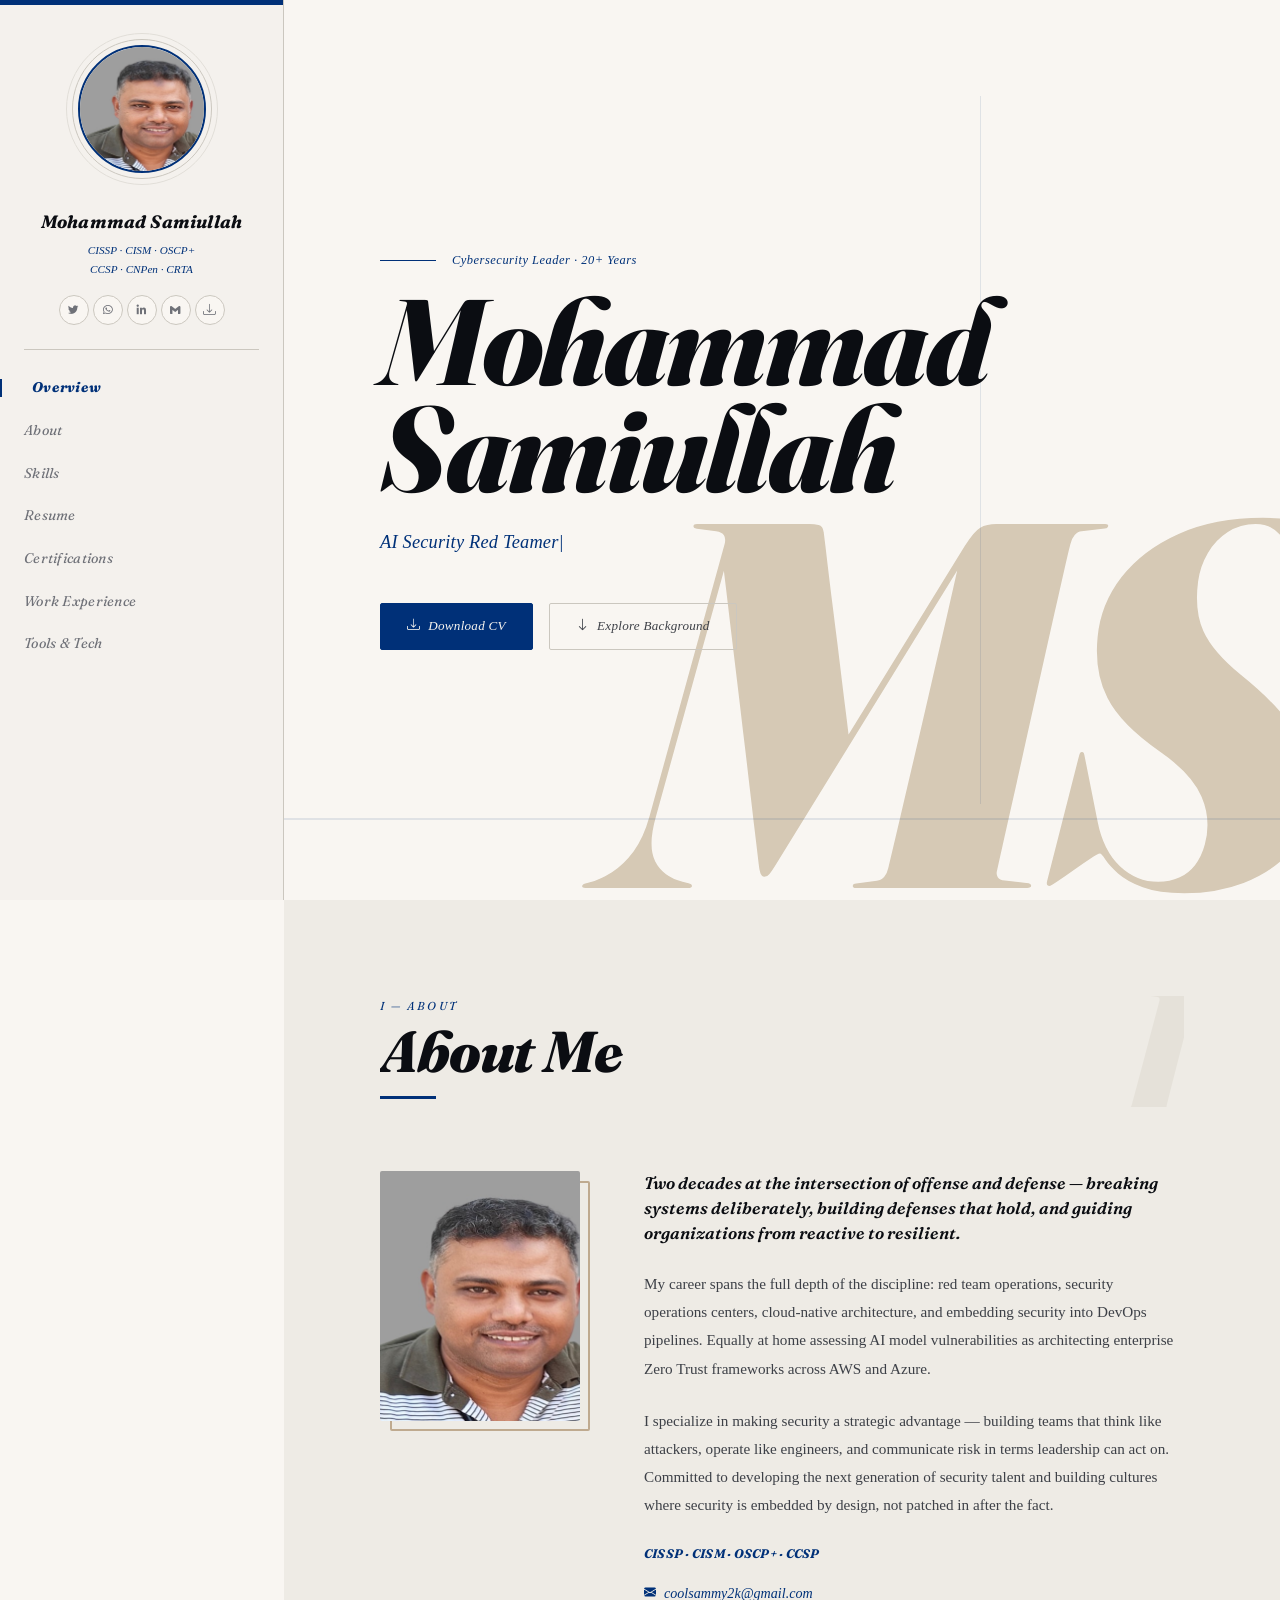
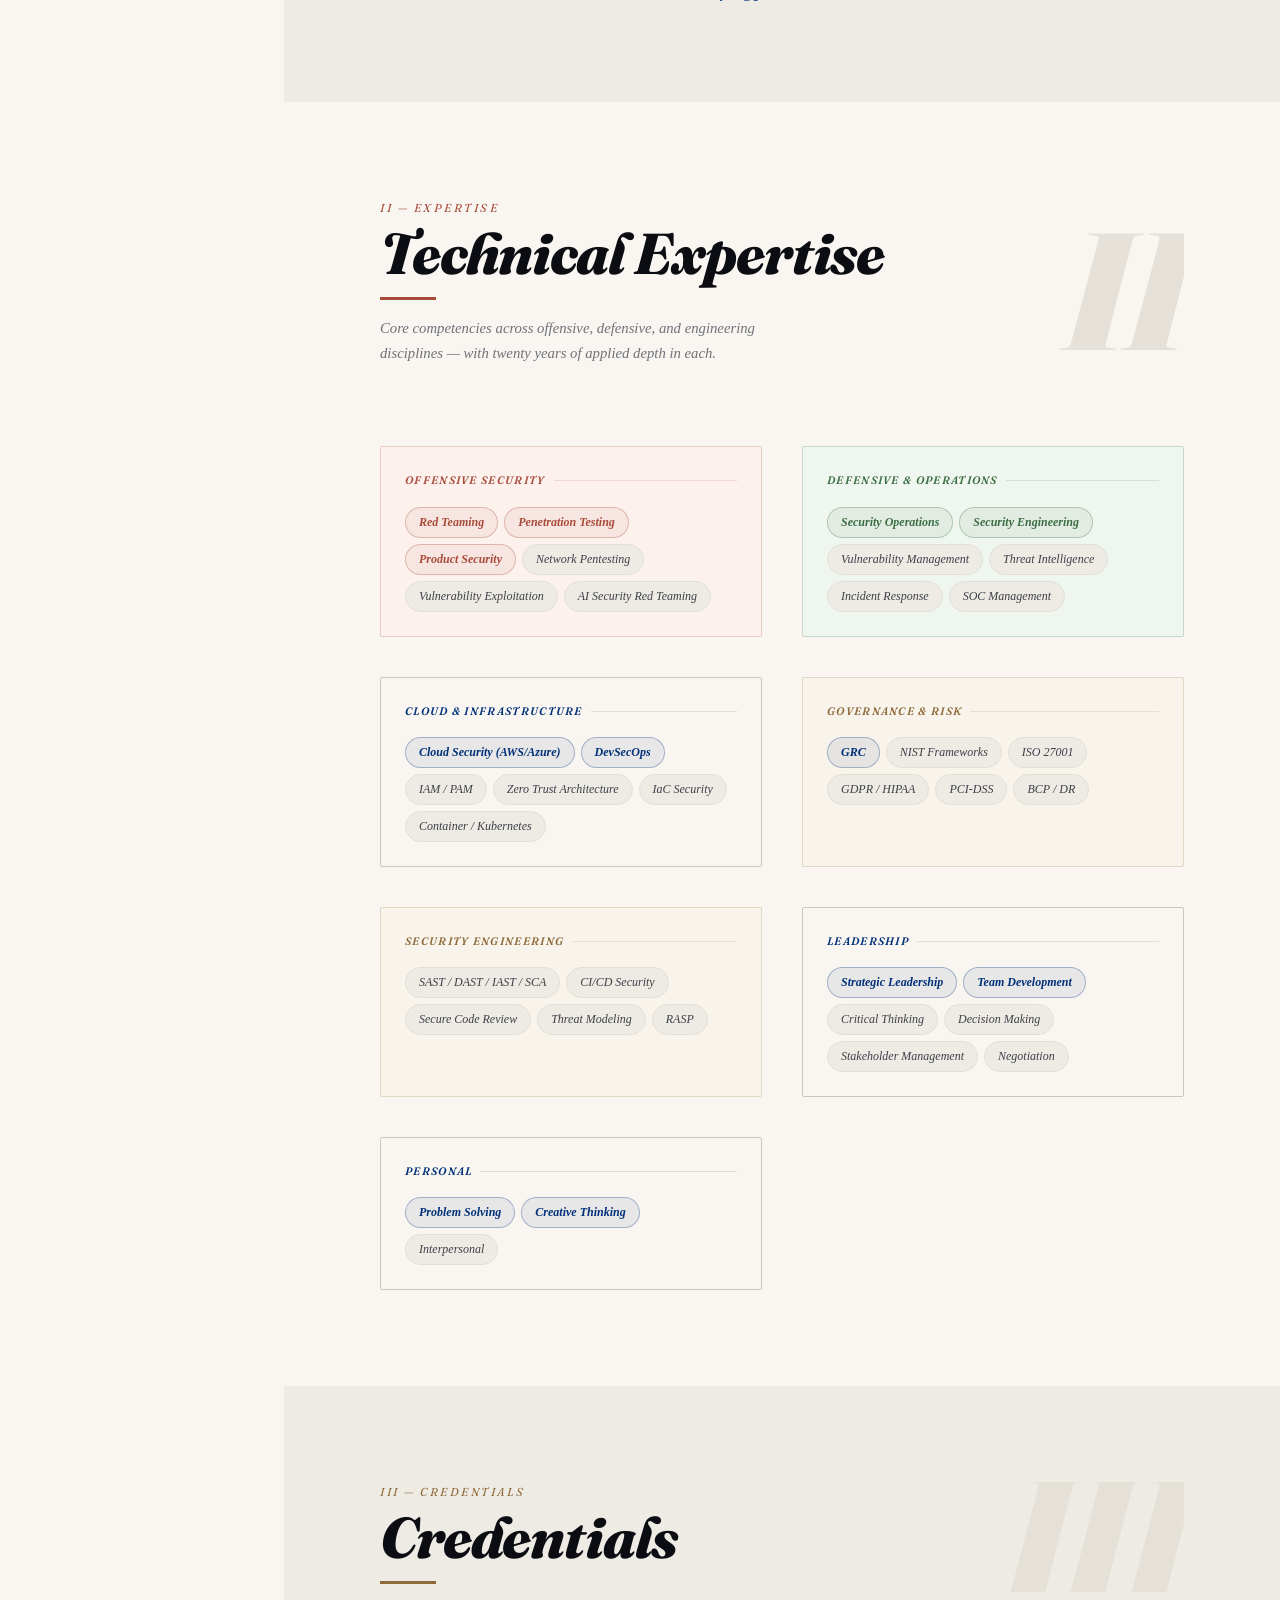
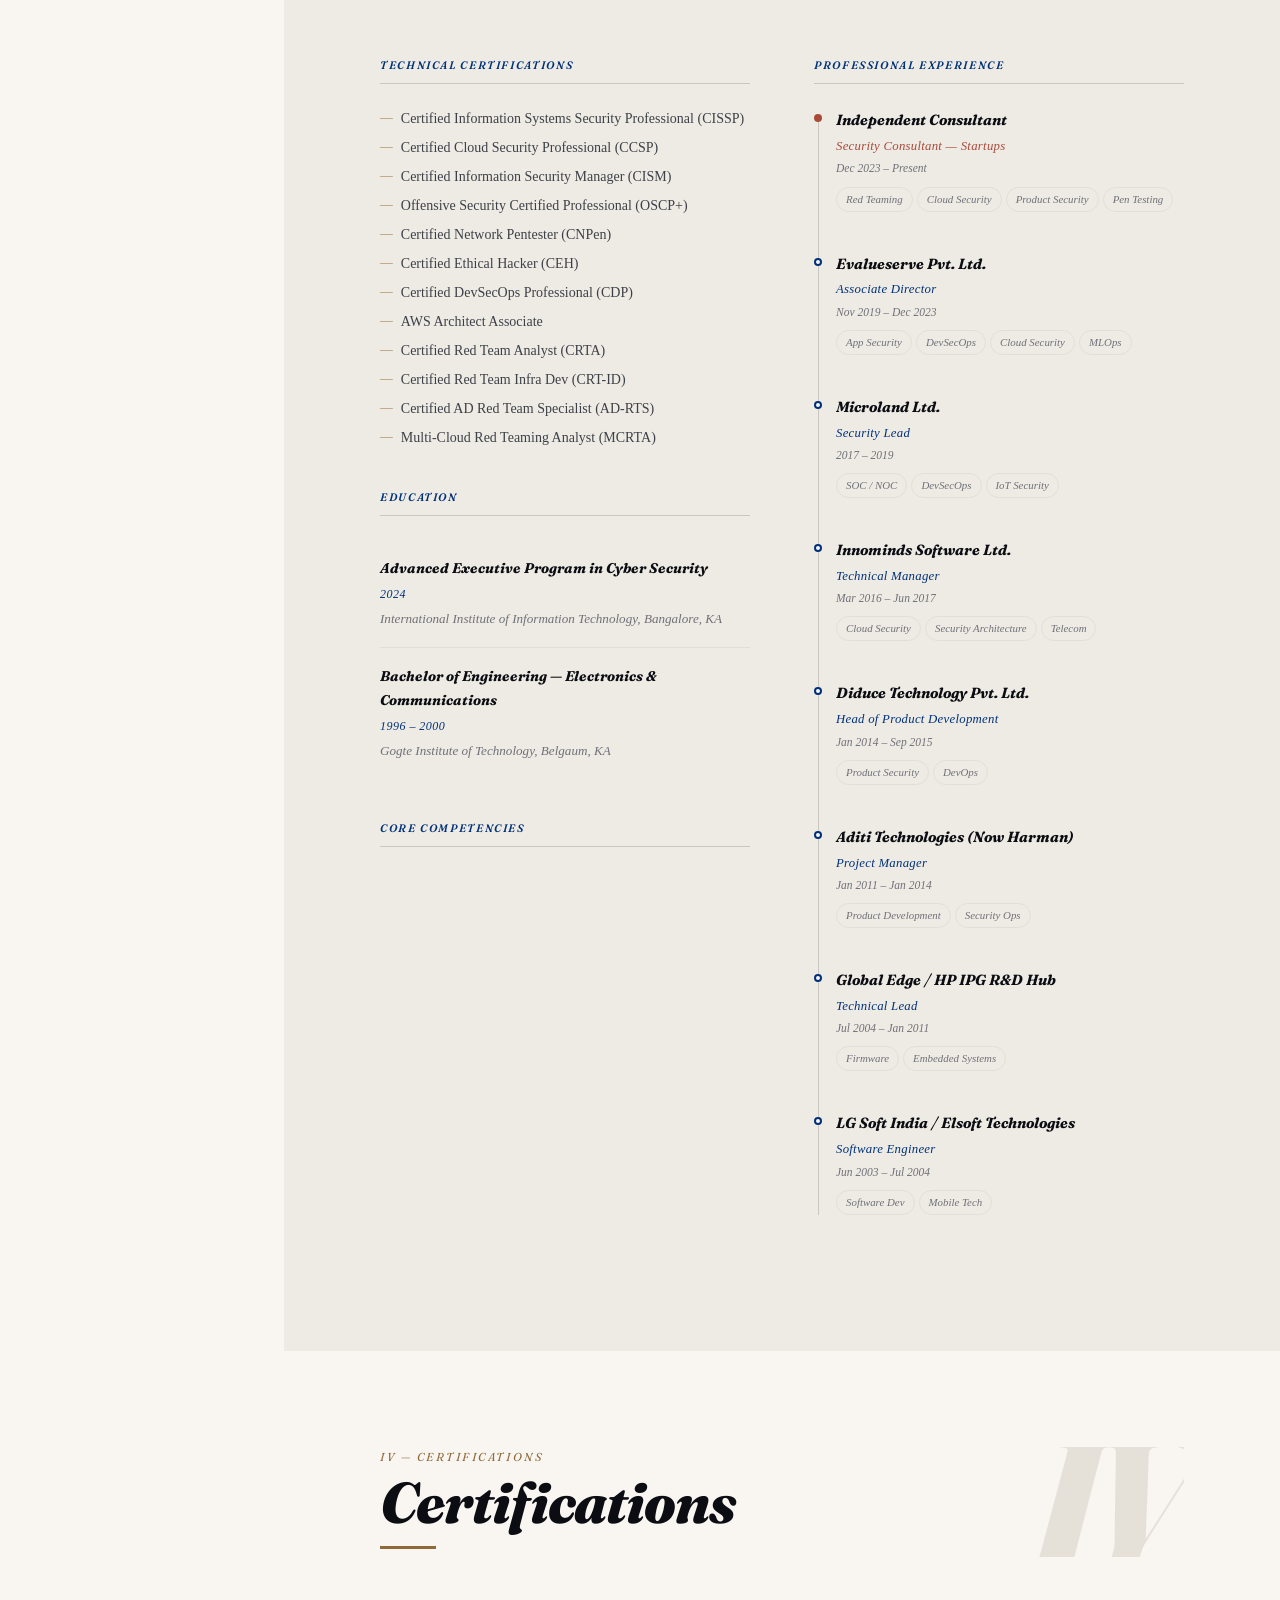
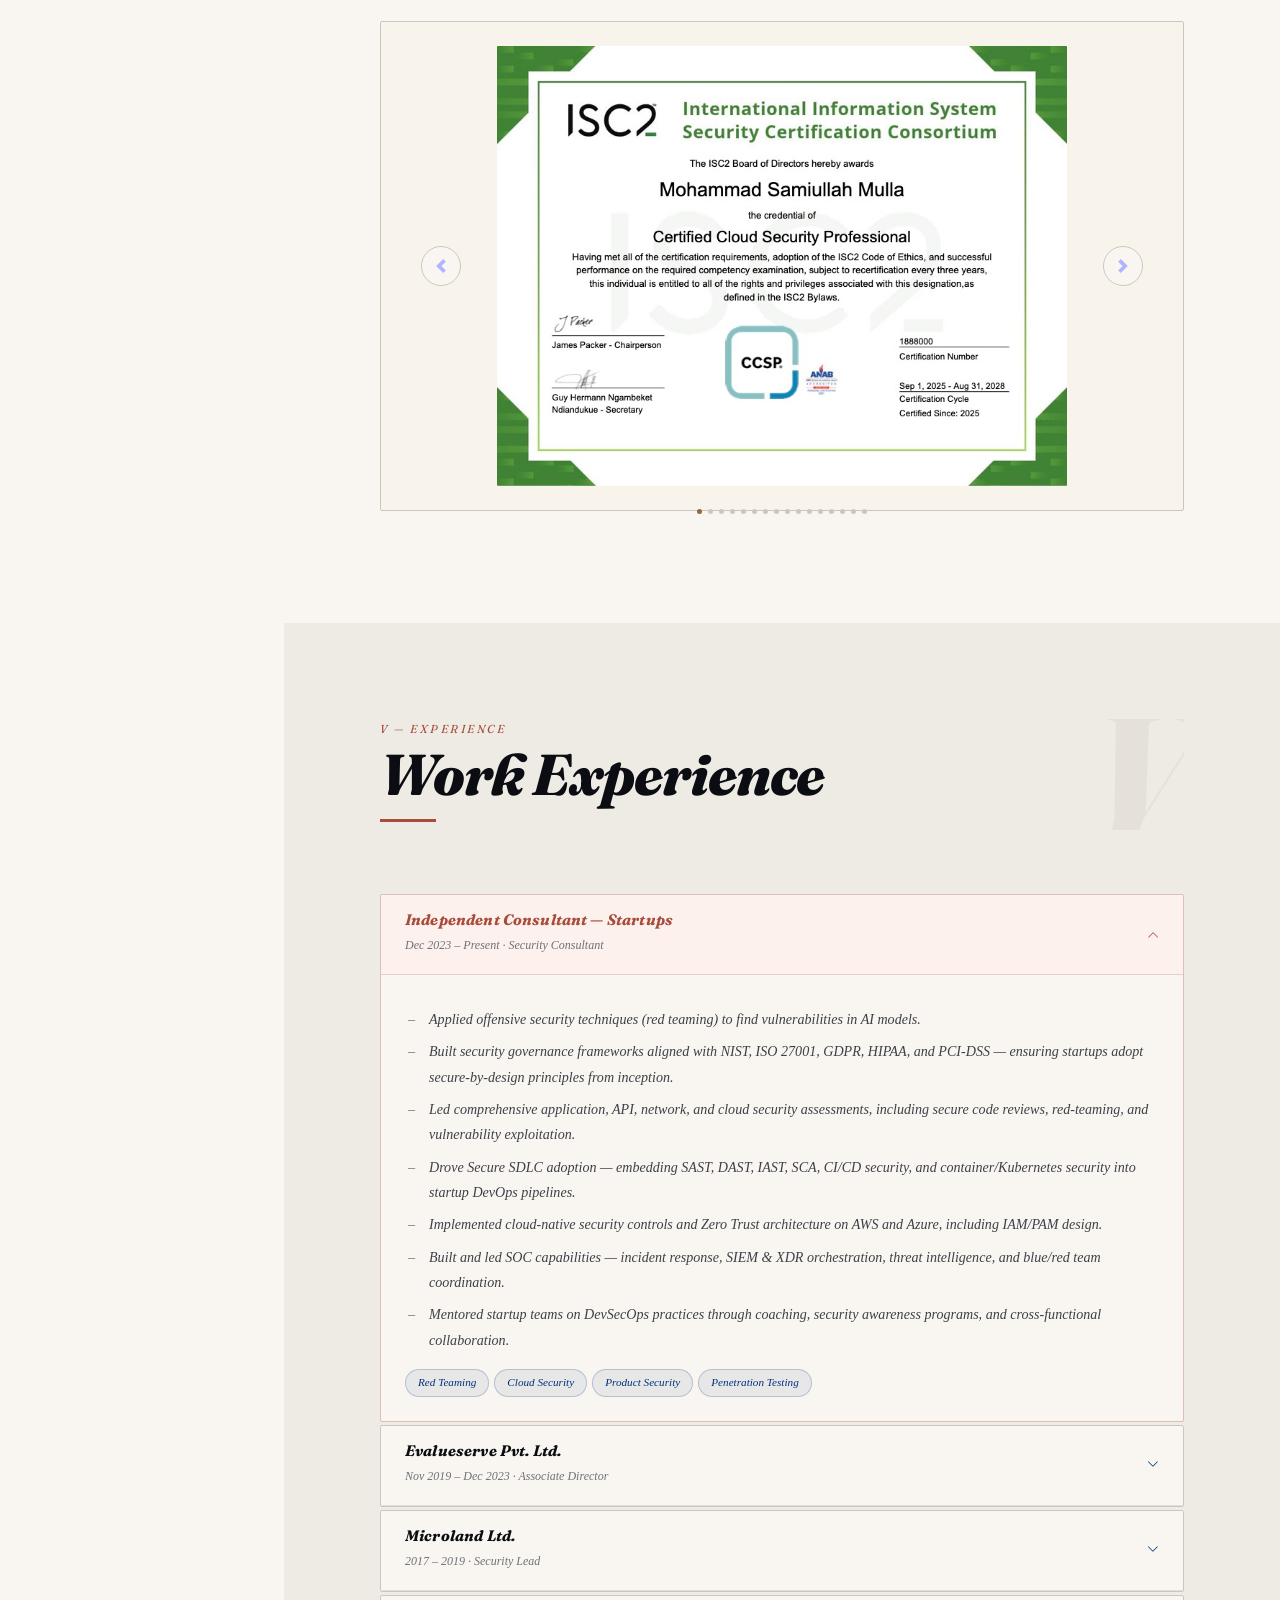
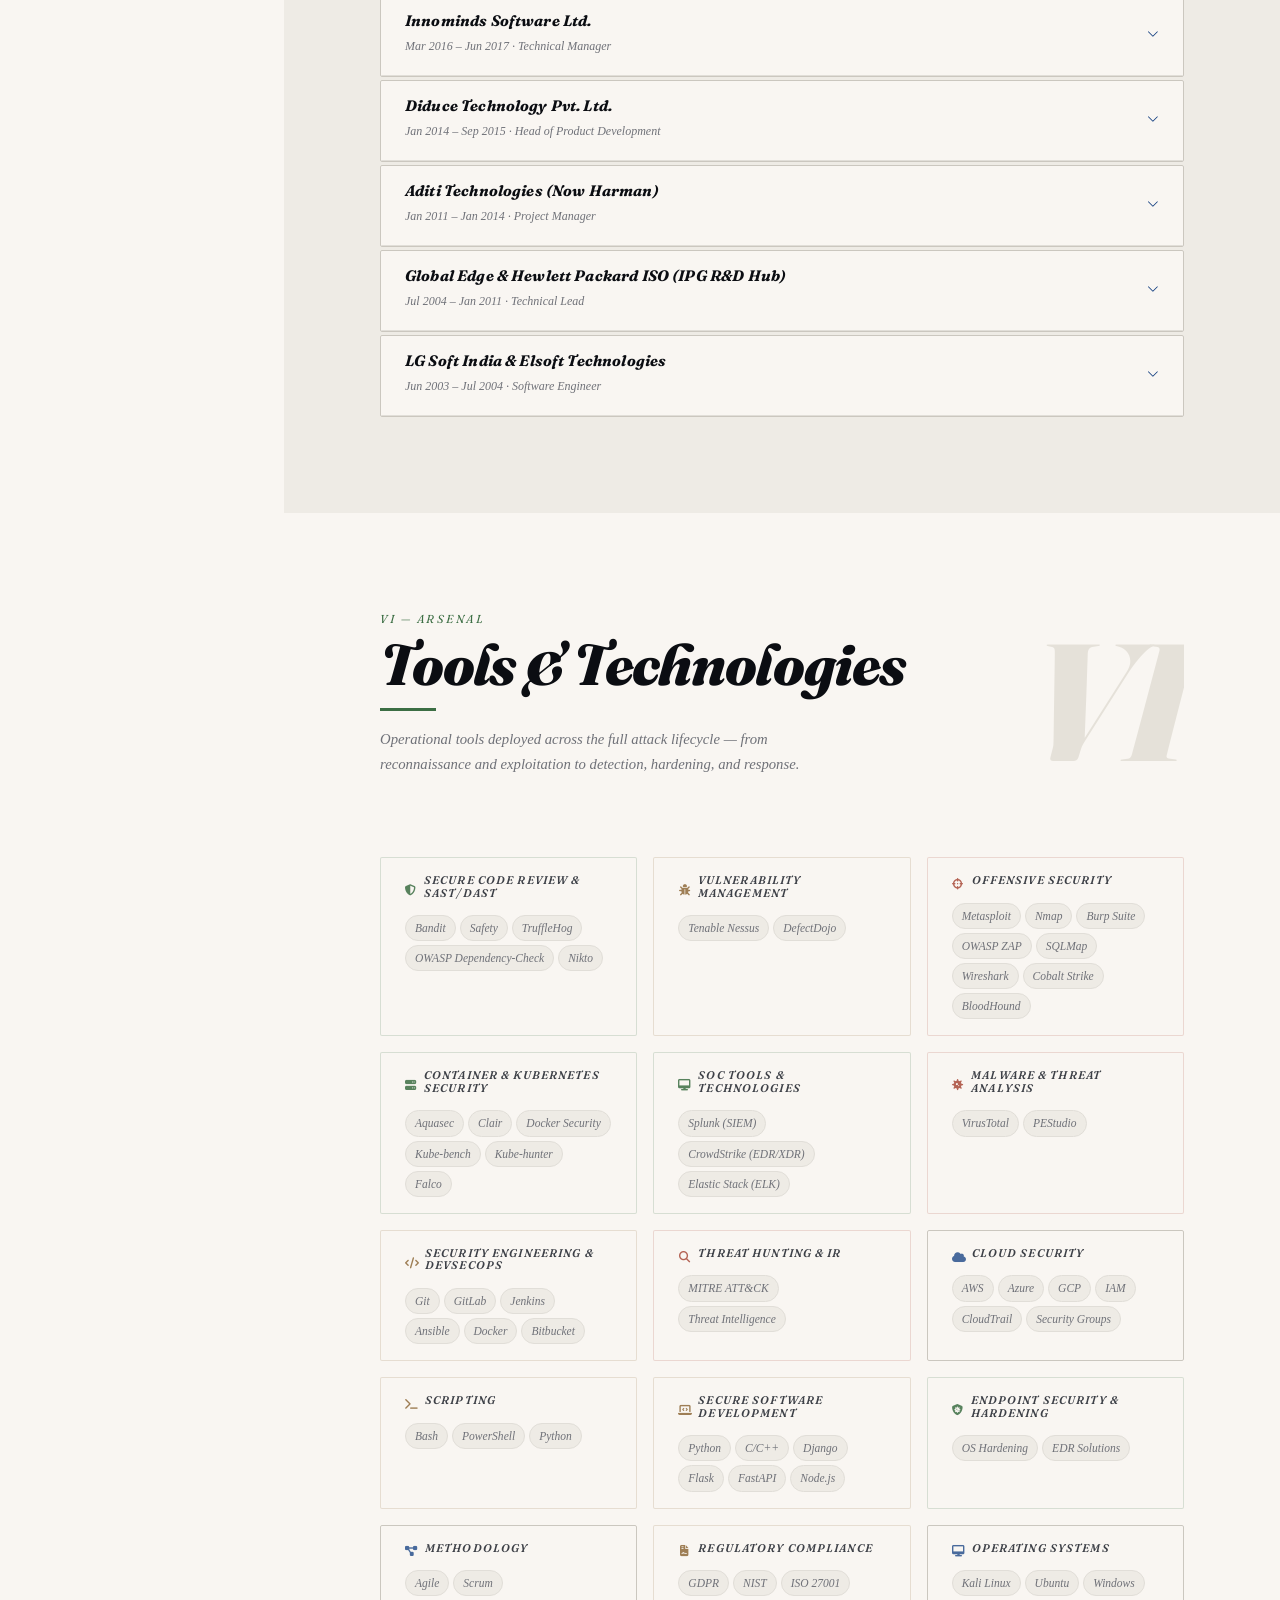
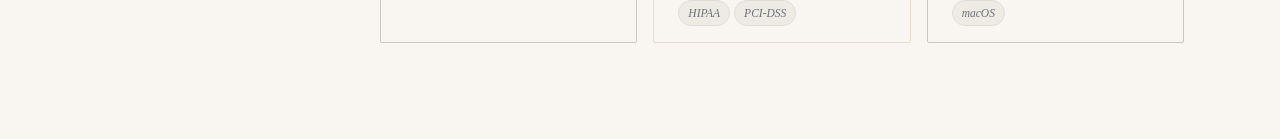
<file: index-v3.html>
<!doctype html>
<html lang="en">
  <head>
    <meta charset="utf-8" />
    <meta name="viewport" content="width=device-width, initial-scale=1.0" />
    <title>Mohammad Samiullah — Cybersecurity Leader</title>
    <meta
      name="description"
      content="Mohammad Samiullah — AI Security Red Teamer, CISSP, OSCP+. 20+ years securing digital ecosystems."
    />

    <!--
    Fonts:
    Fraunces — variable serif with opsz, wght, wonk axes (literary, authoritative, expressive)
    New York — Apple system serif; falls back gracefully to Georgia on non-Apple devices
  -->
    <link rel="preconnect" href="https://fonts.googleapis.com" />
    <link rel="preconnect" href="https://fonts.gstatic.com" crossorigin />
    <link
      href="https://fonts.googleapis.com/css2?family=Fraunces:ital,opsz,wght@0,9..144,300..900;1,9..144,300..900&display=swap"
      rel="stylesheet"
    />
    <link
      href="https://cdnjs.cloudflare.com/ajax/libs/font-awesome/6.4.0/css/all.min.css"
      rel="stylesheet"
    />

    <!-- Vendor -->
    <link href="assets/vendor/aos/aos.css" rel="stylesheet" />
    <link
      href="assets/vendor/bootstrap-icons/bootstrap-icons.css"
      rel="stylesheet"
    />
    <link href="assets/vendor/boxicons/css/boxicons.min.css" rel="stylesheet" />
    <link href="css/bootstrap-4.4.1.css" rel="stylesheet" />

    <style>
      /* ============================================================
       DESIGN TOKENS — Warm editorial palette
    ============================================================ */
      :root {
        /* Warm parchment surfaces */
        --bg-canvas: oklch(97.5% 0.007 85);
        --bg-surface: oklch(94% 0.009 82);
        --bg-deep: oklch(89% 0.012 80);
        --bg-sidebar: oklch(96% 0.007 84);

        /* Borders */
        --border: oklch(83% 0.011 82);
        --border-subtle: oklch(90% 0.008 82);

        /* Text — dark ink, slight warm-slate cast */
        --text-ink: oklch(16% 0.01 268);
        --text-secondary: oklch(37% 0.013 268);
        --text-muted: oklch(55% 0.01 268);

        /* Prussian Navy accent */
        --navy: oklch(33% 0.135 258);
        --navy-hi: oklch(42% 0.14 258);
        --navy-lo: oklch(26% 0.12 258);
        --navy-ghost: oklch(33% 0.135 258 / 0.07);
        --navy-glow: oklch(33% 0.135 258 / 0.13);

        /* Venetian Red — offensive, active, present-tense energy */
        --venetian:       oklch(53% 0.128 32);
        --venetian-hi:    oklch(60% 0.130 32);
        --venetian-ghost: oklch(53% 0.128 32 / 0.07);
        --venetian-tint:  oklch(96.5% 0.013 38);

        /* Lichen — defensive, protective, measured */
        --lichen:         oklch(49% 0.085 148);
        --lichen-hi:      oklch(56% 0.090 148);
        --lichen-ghost:   oklch(49% 0.085 148 / 0.07);
        --lichen-tint:    oklch(96.5% 0.011 148);

        /* Warm Umber — credentials, tools, engineering, governance */
        --umber:          oklch(55% 0.080 72);
        --umber-hi:       oklch(62% 0.085 72);
        --umber-ghost:    oklch(55% 0.080 72 / 0.07);
        --umber-tint:     oklch(96.5% 0.012 75);

        /* Structural */
        --sidebar-w: 284px;

        /* Spacing (4pt base) */
        --space-xs: 4px;
        --space-sm: 8px;
        --space-md: 16px;
        --space-lg: 24px;
        --space-xl: 40px;
        --space-2xl: 64px;
        --space-3xl: 96px;

        /* Typography */
        --font-display: "Fraunces", ui-serif, Georgia, serif;
        --font-body: "New York", ui-serif, Georgia, "Times New Roman", serif;

        /* Motion */
        --ease-out: cubic-bezier(0.16, 1, 0.3, 1);
        --t: 0.22s var(--ease-out);
      }

      /* ============================================================
       RESET & BASE
    ============================================================ */
      *,
      *::before,
      *::after {
        box-sizing: border-box;
        margin: 0;
        padding: 0;
      }
      html {
        scroll-behavior: smooth;
      }

      body {
        font-family: var(--font-body);
        font-size: 16px;
        line-height: 1.75;
        color: var(--text-ink);
        background: var(--bg-canvas);
        overflow-x: hidden;
      }

      a {
        color: var(--navy);
        text-decoration: none;
        transition: color var(--t);
      }
      a:hover {
        color: var(--navy-hi);
      }

      h1,
      h2,
      h3,
      h4,
      h5,
      h6 {
        font-family: var(--font-display);
        font-weight: 700;
        line-height: 1.12;
      }

      p {
        max-width: 70ch;
      }
      ul {
        list-style: none;
        padding: 0;
        margin: 0;
      }
      img {
        max-width: 100%;
        height: auto;
        display: block;
      }

      /* ============================================================
       SIDEBAR
    ============================================================ */
      #sidebar {
        position: fixed;
        top: 0;
        left: 0;
        bottom: 0;
        width: var(--sidebar-w);
        background: var(--bg-sidebar);
        border-right: 1px solid var(--border);
        display: flex;
        flex-direction: column;
        z-index: 100;
        overflow-y: auto;
        scrollbar-width: none;
        transition: transform var(--t);
      }
      #sidebar::-webkit-scrollbar {
        display: none;
      }

      /* Thin ruled strip at top of sidebar — editorial touch */
      #sidebar::before {
        content: "";
        display: block;
        height: 3px;
        background: var(--navy);
        flex-shrink: 0;
      }

      .sidebar-profile {
        padding: var(--space-xl) var(--space-lg) var(--space-lg);
        text-align: center;
      }

      /* Soft double-ring portrait */
      .profile-img-wrap {
        position: relative;
        display: inline-block;
        margin-bottom: var(--space-lg);
      }
      .profile-img-wrap::before {
        content: "";
        position: absolute;
        inset: -6px;
        border-radius: 50%;
        border: 1px solid var(--border);
      }
      .profile-img-wrap::after {
        content: "";
        position: absolute;
        inset: -12px;
        border-radius: 50%;
        border: 1px solid var(--border-subtle);
      }
      .profile-img-wrap img {
        width: 112px;
        height: 112px;
        object-fit: cover;
        border-radius: 50%;
        border: 2px solid var(--navy);
      }

      .profile-name {
        font-family: var(--font-display);
        font-size: 1.05rem;
        font-weight: 700;
        font-style: italic;
        font-variation-settings: "opsz" 14;
        color: var(--text-ink);
        margin-bottom: var(--space-xs);
        letter-spacing: 0.01em;
      }
      .profile-name a {
        color: inherit;
      }

      .profile-creds {
        font-family: var(--font-body);
        font-size: 0.7rem;
        font-style: italic;
        color: var(--navy);
        margin-bottom: var(--space-md);
        line-height: 1.7;
      }

      .profile-social {
        display: flex;
        justify-content: center;
        gap: var(--space-xs);
        flex-wrap: wrap;
      }
      .profile-social a {
        width: 30px;
        height: 30px;
        display: flex;
        align-items: center;
        justify-content: center;
        color: var(--text-muted);
        background: var(--bg-canvas);
        border: 1px solid var(--border);
        border-radius: 50%;
        font-size: 0.8rem;
        transition: all var(--t);
      }
      .profile-social a:hover {
        color: var(--navy);
        border-color: var(--navy);
        background: var(--navy-ghost);
      }

      /* Thin divider between profile and nav */
      .sidebar-divider {
        margin: 0 var(--space-lg);
        height: 1px;
        background: var(--border);
      }

      /* Sidebar Nav */
      .sidebar-nav {
        flex: 1;
        padding: var(--space-md) 0 var(--space-xl);
      }
      .sidebar-nav ul {
        display: flex;
        flex-direction: column;
      }

      .sidebar-nav a {
        display: block;
        padding: 9px var(--space-lg);
        color: var(--text-muted);
        font-family: var(--font-display);
        font-size: 0.88rem;
        font-weight: 400;
        font-style: italic;
        font-variation-settings: "opsz" 12;
        letter-spacing: 0.02em;
        transition: all var(--t);
        position: relative;
      }
      .sidebar-nav a::after {
        content: "";
        position: absolute;
        left: 0;
        top: 50%;
        transform: translateY(-50%);
        width: 2px;
        height: 0;
        background: var(--navy);
        transition: height var(--t);
      }
      .sidebar-nav a:hover {
        color: var(--text-ink);
        padding-left: calc(var(--space-lg) + 6px);
      }
      .sidebar-nav a.active {
        color: var(--navy);
        font-weight: 700;
        padding-left: calc(var(--space-lg) + 8px);
      }
      .sidebar-nav a.active::after {
        height: 18px;
      }

      /* ============================================================
       MAIN CONTENT
    ============================================================ */
      #main-content {
        margin-left: var(--sidebar-w);
        min-height: 100vh;
      }

      /* ============================================================
       HERO
    ============================================================ */
      #hero {
        min-height: 100vh;
        display: flex;
        align-items: center;
        padding: 0 var(--space-3xl);
        background: var(--bg-canvas);
        position: relative;
        overflow: hidden;
      }

      /* Large watermark numeral — editorial backdrop, not distracting */
      .hero-watermark {
        position: absolute;
        right: -40px;
        bottom: -60px;
        font-family: var(--font-display);
        font-size: clamp(280px, 36vw, 480px);
        font-weight: 900;
        font-style: italic;
        font-variation-settings:
          "opsz" 144,
          "WONK" 1;
        color: oklch(93% 0.009 82);
        line-height: 1;
        user-select: none;
        pointer-events: none;
        letter-spacing: -0.04em;
      }

      /* Thin horizontal rule across the full hero — like a typographic page */
      .hero-rule {
        position: absolute;
        left: 0;
        right: 0;
        bottom: 80px;
        height: 1px;
        background: var(--border-subtle);
      }

      .hero-content {
        position: relative;
        z-index: 2;
        max-width: 700px;
      }

      .hero-eyebrow {
        font-family: var(--font-body);
        font-size: 0.78rem;
        font-style: italic;
        letter-spacing: 0.04em;
        color: var(--navy);
        margin-bottom: var(--space-md);
        display: flex;
        align-items: center;
        gap: var(--space-md);
      }
      .hero-eyebrow::before {
        content: "";
        display: block;
        width: 32px;
        height: 1px;
        background: var(--navy);
        flex-shrink: 0;
      }

      .hero-name {
        font-family: var(--font-display);
        font-size: clamp(3rem, 6.5vw, 5.8rem);
        font-weight: 800;
        font-style: italic;
        font-variation-settings:
          "opsz" 144,
          "WONK" 1;
        color: var(--text-ink);
        line-height: 0.92;
        letter-spacing: -0.02em;
        margin-bottom: var(--space-lg);
      }

      .hero-role {
        font-family: var(--font-body);
        font-size: clamp(0.95rem, 1.8vw, 1.15rem);
        font-style: italic;
        color: var(--text-secondary);
        margin-bottom: var(--space-xl);
        min-height: 2em;
        letter-spacing: 0.01em;
      }
      .hero-role .typed {
        color: var(--navy);
        font-style: italic;
      }
      .hero-role .typed-cursor {
        color: var(--navy);
      }

      .hero-actions {
        display: flex;
        gap: var(--space-md);
        flex-wrap: wrap;
      }

      .btn-navy {
        display: inline-flex;
        align-items: center;
        gap: var(--space-sm);
        padding: 11px 26px;
        background: var(--navy);
        border: 1px solid var(--navy);
        color: oklch(97% 0.007 85);
        font-family: var(--font-body);
        font-size: 0.82rem;
        font-style: italic;
        letter-spacing: 0.02em;
        transition: all var(--t);
        border-radius: 2px;
      }
      .btn-navy:hover {
        background: var(--navy-hi);
        border-color: var(--navy-hi);
        color: oklch(99% 0.004 85);
      }

      .btn-outline {
        display: inline-flex;
        align-items: center;
        gap: var(--space-sm);
        padding: 11px 26px;
        background: transparent;
        border: 1px solid var(--border);
        color: var(--text-secondary);
        font-family: var(--font-body);
        font-size: 0.82rem;
        font-style: italic;
        letter-spacing: 0.02em;
        transition: all var(--t);
        border-radius: 2px;
      }
      .btn-outline:hover {
        border-color: var(--navy);
        color: var(--navy);
        background: var(--navy-ghost);
      }

      /* ============================================================
       SECTION COMMON
    ============================================================ */
      .section {
        padding: var(--space-3xl) var(--space-3xl);
      }
      .section-alt {
        background: var(--bg-surface);
      }

      .section-header {
        margin-bottom: var(--space-2xl);
      }

      .section-num {
        display: block;
        font-family: var(--font-display);
        font-size: 0.65rem;
        font-weight: 400;
        font-style: italic;
        font-variation-settings: "opsz" 9;
        letter-spacing: 0.18em;
        color: var(--navy);
        text-transform: uppercase;
        margin-bottom: 6px;
      }

      .section-title {
        font-family: var(--font-display);
        font-size: clamp(1.8rem, 3.2vw, 2.8rem);
        font-weight: 800;
        font-style: italic;
        font-variation-settings:
          "opsz" 72,
          "WONK" 1;
        color: var(--text-ink);
        letter-spacing: -0.02em;
        position: relative;
        padding-bottom: var(--space-md);
      }
      .section-title::after {
        content: "";
        position: absolute;
        bottom: 0;
        left: 0;
        width: 40px;
        height: 2px;
        background: var(--navy);
      }

      .section-subtitle {
        margin-top: var(--space-md);
        font-family: var(--font-body);
        font-size: 0.92rem;
        font-style: italic;
        color: var(--text-muted);
        max-width: 60ch;
        line-height: 1.7;
      }

      /* ============================================================
       ABOUT
    ============================================================ */
      .about-grid {
        display: grid;
        grid-template-columns: 200px 1fr;
        gap: var(--space-2xl);
        align-items: start;
      }

      .about-portrait-wrap {
        position: relative;
      }
      .about-portrait-wrap::before {
        content: "";
        position: absolute;
        inset: 10px -10px -10px 10px;
        border: 1px solid var(--border);
        border-radius: 2px;
        z-index: 0;
      }
      .about-portrait-wrap img {
        position: relative;
        z-index: 1;
        width: 100%;
        aspect-ratio: 4/5;
        object-fit: cover;
        border-radius: 2px;
      }

      .about-body > p {
        font-family: var(--font-body);
        font-size: 0.95rem;
        color: var(--text-secondary);
        line-height: 1.85;
        margin-bottom: var(--space-lg);
      }
      .about-body > p:first-child {
        font-family: var(--font-display);
        font-size: 1.05rem;
        font-weight: 600;
        font-variation-settings: "opsz" 18;
        font-style: italic;
        color: var(--text-ink);
        line-height: 1.5;
      }

      .about-signature {
        font-family: var(--font-display);
        font-style: italic;
        font-variation-settings: "opsz" 12;
        font-size: 0.78rem;
        font-weight: 700;
        color: var(--navy);
        margin-top: var(--space-lg);
        letter-spacing: 0.02em;
      }

      .about-contact {
        display: inline-flex;
        align-items: center;
        gap: var(--space-sm);
        margin-top: var(--space-md);
        font-family: var(--font-body);
        font-style: italic;
        font-size: 0.88rem;
        color: var(--text-muted);
      }
      .about-contact i {
        color: var(--navy);
        font-size: 0.75rem;
      }
      .about-contact a {
        color: var(--navy);
      }

      /* ============================================================
       SKILLS — Semantic tag clusters
    ============================================================ */
      .skills-grid {
        display: grid;
        grid-template-columns: repeat(auto-fit, minmax(280px, 1fr));
        gap: var(--space-xl);
      }

      .skill-domain {
        padding: var(--space-lg);
        background: var(--bg-canvas);
        border: 1px solid var(--border);
        border-radius: 2px;
      }

      .skill-domain-label {
        font-family: var(--font-display);
        font-size: 0.68rem;
        font-weight: 600;
        font-style: italic;
        font-variation-settings: "opsz" 9;
        letter-spacing: 0.12em;
        text-transform: uppercase;
        color: var(--navy);
        margin-bottom: var(--space-md);
        display: flex;
        align-items: center;
        gap: var(--space-sm);
      }
      .skill-domain-label::after {
        content: "";
        flex: 1;
        height: 1px;
        background: var(--border-subtle);
      }

      .skill-tags {
        display: flex;
        flex-wrap: wrap;
        gap: 6px;
      }

      .skill-tag {
        display: inline-block;
        padding: 4px 13px;
        font-family: var(--font-body);
        font-size: 0.75rem;
        font-style: italic;
        color: var(--text-secondary);
        background: var(--bg-surface);
        border: 1px solid var(--border-subtle);
        border-radius: 100px;
        transition: all var(--t);
      }
      .skill-tag:hover {
        color: var(--text-ink);
        border-color: var(--border);
      }
      .skill-tag.core {
        color: var(--navy);
        border-color: oklch(33% 0.135 258 / 0.3);
        background: var(--navy-ghost);
        font-weight: 600;
      }

      /* ============================================================
       RESUME
    ============================================================ */
      .resume-columns {
        display: grid;
        grid-template-columns: 1fr 1fr;
        gap: var(--space-2xl);
        align-items: start;
      }

      .resume-block {
        margin-bottom: var(--space-xl);
      }

      .resume-block-title {
        font-family: var(--font-display);
        font-size: 0.68rem;
        font-weight: 600;
        font-style: italic;
        font-variation-settings: "opsz" 9;
        letter-spacing: 0.15em;
        text-transform: uppercase;
        color: var(--navy);
        padding-bottom: var(--space-sm);
        border-bottom: 1px solid var(--border);
        margin-bottom: var(--space-lg);
      }

      /* Cert list */
      .cert-list {
        display: flex;
        flex-direction: column;
        gap: 8px;
      }
      .cert-item {
        display: flex;
        align-items: flex-start;
        gap: var(--space-sm);
        font-family: var(--font-body);
        font-size: 0.875rem;
        color: var(--text-secondary);
        line-height: 1.5;
      }
      .cert-item::before {
        content: "—";
        color: var(--navy);
        flex-shrink: 0;
        font-size: 0.8rem;
        opacity: 0.55;
      }

      /* Education */
      .edu-item {
        padding: var(--space-md) 0;
        border-bottom: 1px solid var(--border-subtle);
      }
      .edu-item:last-child {
        border-bottom: none;
      }
      .edu-degree {
        font-family: var(--font-display);
        font-size: 0.88rem;
        font-weight: 700;
        font-style: italic;
        font-variation-settings: "opsz" 14;
        color: var(--text-ink);
        margin-bottom: 3px;
      }
      .edu-year {
        font-family: var(--font-body);
        font-size: 0.75rem;
        font-style: italic;
        color: var(--navy);
        letter-spacing: 0.04em;
        margin-bottom: 3px;
      }
      .edu-inst {
        font-family: var(--font-body);
        font-size: 0.82rem;
        font-style: italic;
        color: var(--text-muted);
      }

      /* Work history timeline */
      .work-timeline {
        position: relative;
        padding-left: 22px;
      }
      .work-timeline::before {
        content: "";
        position: absolute;
        left: 4px;
        top: 8px;
        bottom: 0;
        width: 1px;
        background: var(--border);
      }

      .work-item {
        position: relative;
        padding-bottom: var(--space-xl);
      }
      .work-item:last-child {
        padding-bottom: 0;
      }

      /* Filled circle dot */
      .work-dot {
        position: absolute;
        left: -22px;
        top: 6px;
        width: 8px;
        height: 8px;
        border-radius: 50%;
        background: var(--bg-canvas);
        border: 2px solid var(--navy);
      }
      .work-item:first-child .work-dot {
        background: var(--navy);
      }

      .work-company {
        font-family: var(--font-display);
        font-size: 0.92rem;
        font-weight: 700;
        font-style: italic;
        font-variation-settings: "opsz" 14;
        color: var(--text-ink);
        margin-bottom: 1px;
      }
      .work-role {
        font-family: var(--font-body);
        font-size: 0.8rem;
        font-style: italic;
        color: var(--navy);
        letter-spacing: 0.02em;
        margin-bottom: 1px;
      }
      .work-period {
        font-family: var(--font-body);
        font-size: 0.72rem;
        font-style: italic;
        color: var(--text-muted);
        margin-bottom: var(--space-sm);
      }
      .work-badges {
        display: flex;
        flex-wrap: wrap;
        gap: 4px;
      }
      .work-badge {
        font-family: var(--font-body);
        font-size: 0.68rem;
        font-style: italic;
        padding: 2px 9px;
        background: var(--bg-surface);
        border: 1px solid var(--border-subtle);
        border-radius: 100px;
        color: var(--text-muted);
      }

      /* ============================================================
       CERTIFICATES CAROUSEL
    ============================================================ */
      .certs-wrap {
        background: var(--bg-deep);
        border: 1px solid var(--border);
        border-radius: 2px;
        padding: var(--space-lg);
        position: relative;
      }
      .certs-wrap .carousel-item img {
        max-height: 440px;
        width: auto;
        margin: 0 auto;
        border-radius: 1px;
      }
      .certs-wrap .carousel-control-prev,
      .certs-wrap .carousel-control-next {
        width: 40px;
        height: 40px;
        background: var(--bg-canvas);
        border: 1px solid var(--border);
        border-radius: 50%;
        opacity: 1;
        top: 50%;
        transform: translateY(-50%);
        position: absolute;
      }
      .certs-wrap .carousel-control-prev {
        left: var(--space-md);
      }
      .certs-wrap .carousel-control-next {
        right: var(--space-md);
      }
      .certs-wrap .carousel-control-prev-icon,
      .certs-wrap .carousel-control-next-icon {
        width: 14px;
        height: 14px;
        filter: invert(0.4) sepia(1) saturate(2) hue-rotate(200deg);
      }
      .certs-wrap .carousel-indicators {
        bottom: -28px;
        margin: 0;
      }
      .certs-wrap .carousel-indicators li {
        background: var(--border);
        width: 5px;
        height: 5px;
        border-radius: 50%;
        border: none;
        opacity: 1;
        margin: 0 3px;
      }
      .certs-wrap .carousel-indicators .active {
        background: var(--navy);
      }
      .certs-section {
        padding-bottom: calc(var(--space-3xl) + 16px);
      }

      /* ============================================================
       WORK EXPERIENCE DETAIL — Custom accordion
    ============================================================ */
      .exp-accordion {
        display: flex;
        flex-direction: column;
        gap: 3px;
      }

      .exp-item {
        border: 1px solid var(--border);
        border-radius: 2px;
        background: var(--bg-canvas);
        overflow: hidden;
      }

      .exp-header {
        display: flex;
        align-items: center;
        justify-content: space-between;
        padding: var(--space-md) var(--space-lg);
        cursor: pointer;
        transition: background var(--t);
        user-select: none;
      }
      .exp-header:hover {
        background: var(--bg-surface);
      }

      .exp-header-info h4 {
        font-family: var(--font-display);
        font-size: 0.95rem;
        font-weight: 700;
        font-style: italic;
        font-variation-settings: "opsz" 14;
        color: var(--text-ink);
        margin-bottom: 2px;
        letter-spacing: 0.01em;
      }
      .exp-header-info span {
        font-family: var(--font-body);
        font-size: 0.75rem;
        font-style: italic;
        color: var(--text-muted);
      }

      .exp-chevron {
        color: var(--navy);
        font-size: 0.75rem;
        transition: transform var(--t);
        flex-shrink: 0;
      }
      .exp-item.open .exp-chevron {
        transform: rotate(180deg);
      }

      .exp-body {
        display: grid;
        grid-template-rows: 0fr;
        transition: grid-template-rows 0.42s cubic-bezier(0.16, 1, 0.3, 1);
        overflow: hidden;
      }
      .exp-body-inner {
        min-height: 0;
        overflow: hidden;
        padding: 0 var(--space-lg) 0;
        border-top: 1px solid var(--border-subtle);
        transition: padding 0.38s cubic-bezier(0.16, 1, 0.3, 1),
                    border-color 0.22s;
      }
      .exp-item.open .exp-body {
        grid-template-rows: 1fr;
      }
      .exp-item.open .exp-body-inner {
        padding: var(--space-md) var(--space-lg) var(--space-lg);
      }

      .exp-body ul {
        margin: var(--space-md) 0;
      }
      .exp-body ul li {
        position: relative;
        padding-left: var(--space-lg);
        font-family: var(--font-body);
        font-size: 0.88rem;
        font-style: italic;
        color: var(--text-secondary);
        line-height: 1.8;
        margin-bottom: 7px;
      }
      .exp-body ul li::before {
        content: "–";
        position: absolute;
        left: 3px;
        color: oklch(55% 0.01 268);
        font-style: normal;
      }

      .exp-badges {
        display: flex;
        flex-wrap: wrap;
        gap: 5px;
        margin-top: var(--space-md);
      }
      .exp-badge {
        font-family: var(--font-body);
        font-size: 0.7rem;
        font-style: italic;
        padding: 3px 12px;
        color: var(--navy);
        background: var(--navy-ghost);
        border: 1px solid oklch(33% 0.135 258 / 0.22);
        border-radius: 100px;
      }

      /* ============================================================
       TOOLS & TECHNOLOGIES
    ============================================================ */
      .tools-grid {
        display: grid;
        grid-template-columns: repeat(auto-fit, minmax(250px, 1fr));
        gap: var(--space-md);
      }

      .tool-category {
        padding: var(--space-md) var(--space-lg);
        background: var(--bg-canvas);
        border: 1px solid var(--border);
        border-radius: 2px;
        transition: border-color var(--t);
      }
      .tool-category:hover {
        border-color: var(--navy);
      }

      .tool-cat-header {
        display: flex;
        align-items: center;
        gap: var(--space-sm);
        margin-bottom: var(--space-sm);
      }
      .tool-cat-header i {
        font-size: 0.7rem;
        color: var(--navy);
        opacity: 0.7;
        width: 12px;
        text-align: center;
      }
      .tool-cat-header h3 {
        font-family: var(--font-display);
        font-size: 0.7rem;
        font-weight: 600;
        font-style: italic;
        font-variation-settings: "opsz" 9;
        letter-spacing: 0.1em;
        text-transform: uppercase;
        color: var(--text-secondary);
      }

      .tool-tags {
        display: flex;
        flex-wrap: wrap;
        gap: 4px;
      }
      .tool-tag {
        font-family: var(--font-body);
        font-size: 0.72rem;
        font-style: italic;
        color: var(--text-muted);
        background: var(--bg-surface);
        border: 1px solid var(--border-subtle);
        border-radius: 100px;
        padding: 2px 9px;
        transition: all var(--t);
      }
      .tool-tag:hover {
        color: var(--text-secondary);
        border-color: var(--border);
      }

      /* ============================================================
       BACK TO TOP
    ============================================================ */
      .back-to-top {
        position: fixed;
        right: var(--space-md);
        bottom: var(--space-md);
        width: 36px;
        height: 36px;
        display: flex;
        align-items: center;
        justify-content: center;
        background: var(--bg-canvas);
        border: 1px solid var(--border);
        border-radius: 50%;
        color: var(--text-muted);
        font-size: 1.1rem;
        z-index: 50;
        opacity: 0;
        visibility: hidden;
        transition: all var(--t);
        box-shadow: 0 2px 12px oklch(0% 0 0 / 0.08);
      }
      .back-to-top.active {
        opacity: 1;
        visibility: visible;
      }
      .back-to-top:hover {
        color: var(--navy);
        border-color: var(--navy);
        background: var(--navy-ghost);
      }

      /* ============================================================
       MOBILE NAV TOGGLE
    ============================================================ */
      .mobile-nav-toggle {
        display: none;
        position: fixed;
        top: var(--space-md);
        left: var(--space-md);
        z-index: 200;
        width: 36px;
        height: 36px;
        align-items: center;
        justify-content: center;
        background: var(--bg-canvas);
        border: 1px solid var(--border);
        border-radius: 50%;
        color: var(--text-ink);
        font-size: 1.1rem;
        cursor: pointer;
        box-shadow: 0 2px 12px oklch(0% 0 0 / 0.08);
      }
      .sidebar-overlay {
        display: none;
        position: fixed;
        inset: 0;
        background: oklch(16% 0.01 268 / 0.3);
        z-index: 99;
        backdrop-filter: blur(2px);
      }

      /* ============================================================
       RESPONSIVE
    ============================================================ */
      @media (max-width: 1200px) {
        .section {
          padding: var(--space-3xl) var(--space-2xl);
        }
        #hero {
          padding: 0 var(--space-2xl);
        }
      }
      @media (max-width: 992px) {
        :root {
          --sidebar-w: 256px;
        }
        .about-grid {
          grid-template-columns: 1fr;
        }
        .about-portrait-wrap {
          max-width: 180px;
        }
        .resume-columns {
          grid-template-columns: 1fr;
        }
      }
      @media (max-width: 768px) {
        #sidebar {
          transform: translateX(-100%);
        }
        #sidebar.open {
          transform: translateX(0);
        }
        .sidebar-overlay.active {
          display: block;
        }
        #main-content {
          margin-left: 0;
        }
        .mobile-nav-toggle {
          display: flex;
        }
        .section {
          padding: var(--space-2xl) var(--space-lg);
        }
        #hero {
          padding: 0 var(--space-lg);
        }
        .skills-grid {
          grid-template-columns: 1fr;
        }
        .about-grid {
          gap: var(--space-lg);
        }
        .hero-watermark {
          display: none;
        }
      }

      /* ============================================================
         COLOR STRATEGY — Venetian · Lichen · Umber
         Venetian = offensive/active  |  Lichen = defensive/protective  |  Umber = credentials/tools
      ============================================================ */

      /* ── Section numerals & title underlines by section ── */
      #skills  .section-num          { color: var(--venetian); }
      #skills  .section-title::after { background: var(--venetian); }
      #resume  .section-num          { color: var(--umber); }
      #resume  .section-title::after { background: var(--umber); }
      #certs   .section-num          { color: var(--umber); }
      #certs   .section-title::after { background: var(--umber); }
      #workexp .section-num          { color: var(--venetian); }
      #workexp .section-title::after { background: var(--venetian); }
      #tools   .section-num          { color: var(--lichen); }
      #tools   .section-title::after { background: var(--lichen); }

      /* ── Hero watermark — slightly richer warm tint ── */
      .hero-watermark { color: oklch(91% 0.022 75); }

      /* ── Skill domain color variants ── */
      .skill-domain.offensive {
        background: var(--venetian-tint);
        border-color: oklch(53% 0.128 32 / 0.22);
      }
      .skill-domain.offensive .skill-domain-label { color: var(--venetian); }
      .skill-domain.offensive .skill-domain-label::after { background: oklch(53% 0.128 32 / 0.15); }
      .skill-domain.offensive .skill-tag.core {
        color: var(--venetian);
        border-color: oklch(53% 0.128 32 / 0.3);
        background: var(--venetian-ghost);
      }

      .skill-domain.defensive {
        background: var(--lichen-tint);
        border-color: oklch(49% 0.085 148 / 0.22);
      }
      .skill-domain.defensive .skill-domain-label { color: var(--lichen); }
      .skill-domain.defensive .skill-domain-label::after { background: oklch(49% 0.085 148 / 0.15); }
      .skill-domain.defensive .skill-tag.core {
        color: var(--lichen);
        border-color: oklch(49% 0.085 148 / 0.3);
        background: var(--lichen-ghost);
      }

      .skill-domain.governance,
      .skill-domain.engineering {
        background: var(--umber-tint);
        border-color: oklch(55% 0.080 72 / 0.22);
      }
      .skill-domain.governance .skill-domain-label,
      .skill-domain.engineering .skill-domain-label { color: var(--umber); }
      .skill-domain.governance .skill-domain-label::after,
      .skill-domain.engineering .skill-domain-label::after { background: oklch(55% 0.080 72 / 0.15); }

      /* ── Resume cert dashes — umber (credentials warmth) ── */
      .cert-item::before { color: var(--umber); opacity: 0.75; }

      /* ── Timeline: current role active state ── */
      .work-item:first-child .work-dot {
        background: var(--venetian);
        border-color: var(--venetian);
      }
      .work-item:first-child .work-role { color: var(--venetian); }

      /* ── Accordion open state: venetian active cue ── */
      .exp-item.open { border-color: oklch(53% 0.128 32 / 0.32); }
      .exp-item.open .exp-header { background: var(--venetian-tint); }
      .exp-item.open .exp-header-info h4 { color: var(--venetian); }
      .exp-item.open .exp-chevron { color: var(--venetian); }
      .exp-item.open .exp-body-inner { border-top-color: oklch(53% 0.128 32 / 0.22); }

      /* ── Tool category icon accent colors ── */
      .tool-category.tc-venetian .tool-cat-header i { color: var(--venetian); opacity: 0.85; }
      .tool-category.tc-lichen   .tool-cat-header i { color: var(--lichen);   opacity: 0.85; }
      .tool-category.tc-umber    .tool-cat-header i { color: var(--umber);    opacity: 0.85; }
      .tool-category.tc-venetian { border-color: oklch(53% 0.128 32 / 0.18); }
      .tool-category.tc-lichen   { border-color: oklch(49% 0.085 148 / 0.18); }
      .tool-category.tc-umber    { border-color: oklch(55% 0.080 72 / 0.18); }
      .tool-category.tc-venetian:hover { border-color: oklch(53% 0.128 32 / 0.45); }
      .tool-category.tc-lichen:hover   { border-color: oklch(49% 0.085 148 / 0.45); }
      .tool-category.tc-umber:hover    { border-color: oklch(55% 0.080 72 / 0.45); }

      /* ── Social icon platform hovers ── */
      .profile-social a[href*="twitter"]:hover,
      .profile-social a[href*="x.com"]:hover {
        color: var(--text-ink);
        border-color: var(--text-ink);
        background: oklch(16% 0.01 268 / 0.06);
      }
      .profile-social a[href*="linkedin"]:hover {
        color: oklch(48% 0.13 243);
        border-color: oklch(48% 0.13 243);
        background: oklch(48% 0.13 243 / 0.07);
      }
      .profile-social a[href*="wa.me"]:hover {
        color: var(--lichen);
        border-color: var(--lichen);
        background: var(--lichen-ghost);
      }
      .profile-social a[href*="gmail"]:hover,
      .profile-social a[href*="mailto"]:hover {
        color: var(--venetian);
        border-color: var(--venetian);
        background: var(--venetian-ghost);
      }
      .profile-social a[href*=".pdf"]:hover {
        color: var(--umber);
        border-color: var(--umber);
        background: var(--umber-ghost);
      }

      /* ── Back to top — venetian hover ── */
      .back-to-top:hover {
        color: var(--venetian);
        border-color: var(--venetian);
        background: var(--venetian-ghost);
      }

      /* ── About portrait offset border — umber warmth ── */
      .about-portrait-wrap::before { border-color: var(--umber); opacity: 0.38; }

      /* ── Cert carousel — faint umber-tint surface for authority ── */
      .certs-wrap { background: var(--umber-tint); }
      .certs-wrap .carousel-indicators .active { background: var(--umber); }

    </style>
    <!-- Animation Layer -->
    <style>
      /* ================================================================
         ANIMATION LAYER
         Principles: GPU-only (transform + opacity), expo easing, purposeful.
      ================================================================ */

      /* ── Extra easing tokens ── */
      :root {
        --ease-expo:  cubic-bezier(0.16, 1, 0.3, 1);
        --ease-quart: cubic-bezier(0.25, 1, 0.5, 1);
      }

      /* ── Keyframes ── */
      @keyframes slideUpFade {
        from { opacity: 0; transform: translateY(20px); }
        to   { opacity: 1; transform: translateY(0);    }
      }
      @keyframes slideRightFade {
        from { opacity: 0; transform: translateX(-18px); }
        to   { opacity: 1; transform: translateX(0);     }
      }
      @keyframes scaleInLeft {
        from { transform: scaleX(0); }
        to   { transform: scaleX(1); }
      }
      @keyframes watermarkFloat {
        0%,  100% { transform: translateY(0)     rotate(0deg);    }
        50%        { transform: translateY(-18px) rotate(-0.4deg); }
      }
      @keyframes blobPulse {
        0%,  100% { transform: scale(1);    }
        50%        { transform: scale(1.04); }
      }

      /* ── Hero: CSS page-load choreography (AOS removed from hero-content) ── */
      .hero-eyebrow { animation: slideRightFade 0.65s var(--ease-expo) 0.08s both; }
      .hero-name    { animation: slideUpFade    0.85s var(--ease-expo) 0.22s both; }
      .hero-role    { animation: slideUpFade    0.65s var(--ease-expo) 0.42s both; }
      .hero-actions { animation: slideUpFade    0.65s var(--ease-expo) 0.58s both; }

      /* Hero rule: reveal from left */
      .hero-rule {
        transform-origin: left center;
        animation: scaleInLeft 1.2s var(--ease-expo) 0.2s both;
      }

      /* Hero watermark: perpetual slow drift */
      .hero-watermark {
        animation: watermarkFloat 12s var(--ease-quart) 1s infinite;
      }

      /* ── Sidebar: stagger on page load ── */
      #sidebar .profile-img-wrap { animation: slideUpFade 0.55s var(--ease-expo) 0.05s both; }
      #sidebar .profile-name     { animation: slideUpFade 0.5s  var(--ease-expo) 0.14s both; }
      #sidebar .profile-creds    { animation: slideUpFade 0.5s  var(--ease-expo) 0.20s both; }
      #sidebar .profile-social   { animation: slideUpFade 0.5s  var(--ease-expo) 0.27s both; }
      #sidebar .sidebar-divider  { animation: slideUpFade 0.4s  var(--ease-expo) 0.32s both; }
      #sidebar .sidebar-nav      { animation: slideUpFade 0.5s  var(--ease-expo) 0.38s both; }

      /* ── Section title underline: scaleX reveal on scroll-trigger ── */
      .section-title::after {
        transform-origin: left center;
        transform: scaleX(0);
        transition: transform 0.55s var(--ease-expo) 0.28s;
      }
      .section-header.aos-animate .section-title::after {
        transform: scaleX(1);
      }

      /* ── Skill domain cards: hover lift + transition ── */
      .skill-domain {
        transition: transform 0.24s var(--ease-expo),
                    box-shadow 0.24s var(--ease-expo),
                    border-color 0.22s;
      }
      .skill-domain:hover {
        transform: translateY(-3px);
        box-shadow: 0 10px 30px oklch(16% 0.01 268 / 0.08);
      }

      /* ── Skill tags: stagger within each domain ── */
      .skill-tag { opacity: 0; transform: translateY(6px);
                   transition: opacity 0.3s var(--ease-expo), transform 0.3s var(--ease-expo); }
      .skills-grid.aos-animate .skill-tag { opacity: 1; transform: translateY(0); }
      /* Stagger delays for tags inside each domain */
      .skill-domain:nth-child(1) .skill-tag:nth-child(1)  { transition-delay: 0.04s; }
      .skill-domain:nth-child(1) .skill-tag:nth-child(2)  { transition-delay: 0.08s; }
      .skill-domain:nth-child(1) .skill-tag:nth-child(3)  { transition-delay: 0.12s; }
      .skill-domain:nth-child(1) .skill-tag:nth-child(4)  { transition-delay: 0.16s; }
      .skill-domain:nth-child(1) .skill-tag:nth-child(5)  { transition-delay: 0.20s; }
      .skill-domain:nth-child(1) .skill-tag:nth-child(6)  { transition-delay: 0.24s; }
      .skill-domain:nth-child(2) .skill-tag:nth-child(1)  { transition-delay: 0.10s; }
      .skill-domain:nth-child(2) .skill-tag:nth-child(2)  { transition-delay: 0.14s; }
      .skill-domain:nth-child(2) .skill-tag:nth-child(3)  { transition-delay: 0.18s; }
      .skill-domain:nth-child(2) .skill-tag:nth-child(4)  { transition-delay: 0.22s; }
      .skill-domain:nth-child(2) .skill-tag:nth-child(5)  { transition-delay: 0.26s; }
      .skill-domain:nth-child(2) .skill-tag:nth-child(6)  { transition-delay: 0.30s; }
      .skill-domain:nth-child(3) .skill-tag:nth-child(1)  { transition-delay: 0.06s; }
      .skill-domain:nth-child(3) .skill-tag:nth-child(2)  { transition-delay: 0.10s; }
      .skill-domain:nth-child(3) .skill-tag:nth-child(3)  { transition-delay: 0.14s; }
      .skill-domain:nth-child(3) .skill-tag:nth-child(4)  { transition-delay: 0.18s; }
      .skill-domain:nth-child(3) .skill-tag:nth-child(5)  { transition-delay: 0.22s; }
      .skill-domain:nth-child(3) .skill-tag:nth-child(6)  { transition-delay: 0.26s; }
      .skill-domain:nth-child(4) .skill-tag:nth-child(1)  { transition-delay: 0.08s; }
      .skill-domain:nth-child(4) .skill-tag:nth-child(2)  { transition-delay: 0.12s; }
      .skill-domain:nth-child(4) .skill-tag:nth-child(3)  { transition-delay: 0.16s; }
      .skill-domain:nth-child(4) .skill-tag:nth-child(4)  { transition-delay: 0.20s; }
      .skill-domain:nth-child(4) .skill-tag:nth-child(5)  { transition-delay: 0.24s; }
      .skill-domain:nth-child(4) .skill-tag:nth-child(6)  { transition-delay: 0.28s; }
      .skill-domain:nth-child(5) .skill-tag { transition-delay: 0.14s; }
      .skill-domain:nth-child(6) .skill-tag { transition-delay: 0.18s; }

      /* ── Tool category: hover lift ── */
      .tool-category {
        transition: transform 0.22s var(--ease-expo),
                    border-color 0.22s,
                    box-shadow 0.22s var(--ease-expo);
      }
      .tool-category:hover {
        transform: translateY(-2px);
        box-shadow: 0 6px 20px oklch(16% 0.01 268 / 0.07);
      }

      /* ── Buttons: press feedback + icon nudge ── */
      .btn-navy, .btn-outline {
        transition: all 0.22s var(--ease-expo);
      }
      .btn-navy:active  { transform: scale(0.97); }
      .btn-outline:active { transform: scale(0.97); }
      .btn-navy i, .btn-outline i {
        transition: transform 0.22s var(--ease-expo);
      }
      .btn-navy:hover .bi-download     { transform: translateY(2px); }
      .btn-outline:hover .bi-arrow-down { transform: translateY(3px); }

      /* ── Profile image: scale on hover ── */
      .profile-img-wrap img {
        transition: transform 0.4s var(--ease-expo);
      }
      .profile-img-wrap:hover img { transform: scale(1.05); }

      /* ── Social icons: scale + override transition speed ── */
      .profile-social a {
        transition: all 0.22s var(--ease-expo) !important;
      }
      .profile-social a:hover { transform: scale(1.12); }

      /* ── Back to top: float up on hover ── */
      .back-to-top {
        transition: opacity 0.3s var(--ease-expo),
                    visibility 0.3s var(--ease-expo),
                    transform 0.22s var(--ease-expo),
                    color 0.22s,
                    border-color 0.22s,
                    background 0.22s;
      }
      .back-to-top:hover { transform: translateY(-3px); }

      /* ── Exp item: hover lift ── */
      .exp-item {
        transition: border-color 0.22s, box-shadow 0.22s var(--ease-expo);
      }
      .exp-item:not(.open):hover {
        box-shadow: 0 4px 16px oklch(16% 0.01 268 / 0.05);
      }

      /* ── Scroll progress bar ── */
      #scroll-progress {
        position: fixed;
        top: 0; left: var(--sidebar-w); right: 0;
        height: 2px;
        background: var(--navy);
        transform-origin: left;
        transform: scaleX(0);
        z-index: 150;
        pointer-events: none;
        transition: transform 0.08s linear;
      }
      @media (max-width: 768px) { #scroll-progress { left: 0; } }

      /* ── prefers-reduced-motion ── */
      @media (prefers-reduced-motion: reduce) {
        *, *::before, *::after {
          animation-duration:        0.01ms !important;
          animation-iteration-count: 1      !important;
          transition-duration:       0.01ms !important;
          animation-delay:           0.01ms !important;
        }
        /* Restore skill-tag visibility immediately */
        .skill-tag { opacity: 1 !important; transform: none !important; }
      }
    </style>
    <!-- Bolder Layer -->
    <style>
      /* ================================================================
         BOLDER LAYER — Typographic Magazine Authority
         Precise · Uncompromising · Dangerous
         Rule: increase CONTRAST between bold and quiet — not just louder.
      ================================================================ */

      /* ── Sidebar: committed authority strip (was 3px) ── */
      #sidebar::before { height: 5px; }

      /* ── Sidebar name: slightly more presence ── */
      .profile-name { font-size: 1.12rem; }

      /* ── Sidebar portrait: larger ── */
      .profile-img-wrap img { width: 128px; height: 128px; }

      /* ── Hero: the name IS the page — make it dominate ── */
      .hero-name {
        font-size: clamp(4rem, 9.5vw, 9rem);
        line-height: 0.88;
      }

      /* ── Hero: longer eyebrow rule ── */
      .hero-eyebrow::before { width: 56px; }

      /* ── Hero: wider content zone ── */
      .hero-content { max-width: 800px; }

      /* ── Hero: committed horizontal rule (was 1px/border-subtle) ── */
      .hero-rule {
        height: 2px;
        background: oklch(33% 0.135 258 / 0.10);
      }

      /* ── Hero: watermark — actually visible, architecturally felt ── */
      .hero-watermark {
        font-size: clamp(300px, 42vw, 520px);
        color: oklch(84% 0.030 78); /* overrides colorize's oklch(91%) */
      }

      /* ── Hero: structural column rule — typographic page column ── */
      #hero::after {
        content: "";
        position: absolute;
        right: 30%;
        top: var(--space-3xl);
        bottom: var(--space-3xl);
        width: 1px;
        background: var(--navy);
        opacity: 0.10;
        pointer-events: none;
      }

      /* ── Section headers: ghost numeral backdrop ── */
      /* editorial magazine signature — large, pale, authoritative          */
      .section-header {
        position: relative;
        overflow: hidden;
      }
      .section-header[data-num]::before {
        content: attr(data-num);
        position: absolute;
        right: 0;
        top: 50%;
        transform: translateY(-50%);
        font-family: var(--font-display);
        font-size: clamp(5rem, 13vw, 11rem);
        font-weight: 900;
        font-style: italic;
        font-variation-settings: "opsz" 144, "WONK" 1;
        color: oklch(91% 0.012 85);
        line-height: 1;
        letter-spacing: -0.04em;
        pointer-events: none;
        user-select: none;
        z-index: 0;
      }
      /* Keep text content above the ghost numeral */
      .section-header > * {
        position: relative;
        z-index: 1;
      }

      /* ── Section numbers: readable, present (was 0.65rem/0.18em) ── */
      .section-num {
        font-size: 0.72rem;
        letter-spacing: 0.22em;
      }

      /* ── Section titles: authoritative scale (was clamp 1.8–2.8rem) ── */
      .section-title {
        font-size: clamp(2.4rem, 4.5vw, 4rem);
        line-height: 1.05;
      }

      /* ── Section underlines: wider + thicker — committed (was 40px/2px) ── */
      .section-title::after {
        width: 3.5rem;
        height: 3px;
      }

      /* ── About: portrait offset border — more presence ── */
      .about-portrait-wrap::before {
        border-width: 2px;
        opacity: 0.5;
      }
    </style>
  </head>
  <body>
    <button
      class="mobile-nav-toggle"
      id="mobileToggle"
      aria-label="Open navigation"
    >
      <i class="bi bi-list"></i>
    </button>
    <div class="sidebar-overlay" id="sidebarOverlay"></div>

    <!-- ==================== SIDEBAR ==================== -->
    <aside id="sidebar">
      <div class="sidebar-profile">
        <div class="profile-img-wrap">
          <img src="assets/img/sam-img.jpg" alt="Mohammad Samiullah" />
        </div>
        <div class="profile-name"><a href="#hero">Mohammad Samiullah</a></div>
        <div class="profile-creds">
          CISSP · CISM · OSCP+<br />CCSP · CNPen · CRTA
        </div>
        <div class="profile-social">
          <a href="https://www.twitter.com/coolsammy2k" aria-label="Twitter"
            ><i class="bx bxl-twitter"></i
          ></a>
          <a href="https://wa.me/9845174074" aria-label="WhatsApp"
            ><i class="bx bxl-whatsapp"></i
          ></a>
          <a
            href="https://www.linkedin.com/in/mohammadsamiullah"
            aria-label="LinkedIn"
            ><i class="bx bxl-linkedin"></i
          ></a>
          <a href="mailto:coolsammy2k@gmail.com" aria-label="Email"
            ><i class="bx bxl-gmail"></i
          ></a>
          <a
            href="https://github.com/coolsammy2k/coolsammy2k.github.io/blob/main/assets/MohammadSamiullahResume.pdf"
            target="_blank"
            aria-label="Download CV"
            ><i class="bi bi-download"></i
          ></a>
        </div>
      </div>

      <div class="sidebar-divider"></div>

      <nav class="sidebar-nav">
        <ul>
          <li><a href="#hero" class="nav-link active">Overview</a></li>
          <li><a href="#about" class="nav-link">About</a></li>
          <li><a href="#skills" class="nav-link">Skills</a></li>
          <li><a href="#resume" class="nav-link">Resume</a></li>
          <li><a href="#certs" class="nav-link">Certifications</a></li>
          <li><a href="#workexp" class="nav-link">Work Experience</a></li>
          <li><a href="#tools" class="nav-link">Tools &amp; Tech</a></li>
        </ul>
      </nav>
    </aside>

    <!-- ==================== MAIN ==================== -->
    <div id="main-content">
      <!-- HERO -->
      <section id="hero">
        <div class="hero-watermark" aria-hidden="true">MS</div>
        <div class="hero-rule" aria-hidden="true"></div>

        <div class="hero-content">
          <div class="hero-eyebrow">Cybersecurity Leader · 20+ Years</div>
          <h1 class="hero-name">Mohammad<br />Samiullah</h1>
          <p class="hero-role">
            <span
              class="typed"
              data-typed-items="AI Security Red Teamer,Red Team Operator,DevSecOps Architect,Cloud Security Expert,Offensive Security Leader"
            ></span>
          </p>
          <div class="hero-actions">
            <a
              href="https://github.com/coolsammy2k/coolsammy2k.github.io/blob/main/assets/MohammadSamiullahResume.pdf"
              target="_blank"
              class="btn-navy"
            >
              <i class="bi bi-download"></i> Download CV
            </a>
            <a href="#about" class="btn-outline">
              <i class="bi bi-arrow-down"></i> Explore Background
            </a>
          </div>
        </div>
      </section>

      <!-- ABOUT -->
      <section id="about" class="section section-alt">
        <div class="section-header" data-aos="fade-up" data-num="I">
          <span class="section-num">I — About</span>
          <h2 class="section-title">About Me</h2>
        </div>
        <div class="about-grid">
          <div
            class="about-portrait-wrap"
            data-aos="fade-right"
            data-aos-delay="100"
          >
            <img src="assets/img/sam-img.jpg" alt="Mohammad Samiullah" />
          </div>
          <div class="about-body" data-aos="fade-left" data-aos-delay="150">
            <p>
              Two decades at the intersection of offense and defense — breaking
              systems deliberately, building defenses that hold, and guiding
              organizations from reactive to resilient.
            </p>
            <p>
              My career spans the full depth of the discipline: red team
              operations, security operations centers, cloud-native architecture,
              and embedding security into DevOps pipelines. Equally at home
              assessing AI model vulnerabilities as architecting enterprise Zero
              Trust frameworks across AWS and Azure.
            </p>
            <p>
              I specialize in making security a strategic advantage — building
              teams that think like attackers, operate like engineers, and
              communicate risk in terms leadership can act on. Committed to
              developing the next generation of security talent and building
              cultures where security is embedded by design, not patched in
              after the fact.
            </p>
            <div class="about-signature">
              CISSP · CISM · OSCP+ · CCSP
            </div>
            <div class="about-contact">
              <i class="bi bi-envelope-fill"></i>
              <a href="mailto:coolsammy2k@gmail.com">coolsammy2k@gmail.com</a>
            </div>
          </div>
        </div>
      </section>

      <!-- SKILLS -->
      <section id="skills" class="section">
        <div class="section-header" data-aos="fade-up" data-num="II">
          <span class="section-num">II — Expertise</span>
          <h2 class="section-title">Technical Expertise</h2>
          <p class="section-subtitle">
            Core competencies across offensive, defensive, and engineering
            disciplines — with twenty years of applied depth in each.
          </p>
        </div>
        <div class="skills-grid" data-aos="fade-up" data-aos-delay="100">
          <div class="skill-domain offensive">
            <div class="skill-domain-label">Offensive Security</div>
            <div class="skill-tags">
              <span class="skill-tag core">Red Teaming</span>
              <span class="skill-tag core">Penetration Testing</span>
              <span class="skill-tag core">Product Security</span>
              <span class="skill-tag">Network Pentesting</span>
              <span class="skill-tag">Vulnerability Exploitation</span>
              <span class="skill-tag">AI Security Red Teaming</span>
            </div>
          </div>

          <div class="skill-domain defensive">
            <div class="skill-domain-label">Defensive &amp; Operations</div>
            <div class="skill-tags">
              <span class="skill-tag core">Security Operations</span>
              <span class="skill-tag core">Security Engineering</span>
              <span class="skill-tag">Vulnerability Management</span>
              <span class="skill-tag">Threat Intelligence</span>
              <span class="skill-tag">Incident Response</span>
              <span class="skill-tag">SOC Management</span>
            </div>
          </div>

          <div class="skill-domain">
            <div class="skill-domain-label">Cloud &amp; Infrastructure</div>
            <div class="skill-tags">
              <span class="skill-tag core">Cloud Security (AWS/Azure)</span>
              <span class="skill-tag core">DevSecOps</span>
              <span class="skill-tag">IAM / PAM</span>
              <span class="skill-tag">Zero Trust Architecture</span>
              <span class="skill-tag">IaC Security</span>
              <span class="skill-tag">Container / Kubernetes</span>
            </div>
          </div>

          <div class="skill-domain governance">
            <div class="skill-domain-label">Governance &amp; Risk</div>
            <div class="skill-tags">
              <span class="skill-tag core">GRC</span>
              <span class="skill-tag">NIST Frameworks</span>
              <span class="skill-tag">ISO 27001</span>
              <span class="skill-tag">GDPR / HIPAA</span>
              <span class="skill-tag">PCI-DSS</span>
              <span class="skill-tag">BCP / DR</span>
            </div>
          </div>

          <div class="skill-domain engineering">
            <div class="skill-domain-label">Security Engineering</div>
            <div class="skill-tags">
              <span class="skill-tag">SAST / DAST / IAST / SCA</span>
              <span class="skill-tag">CI/CD Security</span>
              <span class="skill-tag">Secure Code Review</span>
              <span class="skill-tag">Threat Modeling</span>
              <span class="skill-tag">RASP</span>
            </div>
          </div>

          <div class="skill-domain">
            <div class="skill-domain-label">Leadership</div>
            <div class="skill-tags">
              <span class="skill-tag core">Strategic Leadership</span>
              <span class="skill-tag core">Team Development</span>
              <span class="skill-tag">Critical Thinking</span>
              <span class="skill-tag">Decision Making</span>
              <span class="skill-tag">Stakeholder Management</span>
              <span class="skill-tag">Negotiation</span>
            </div>
          </div>

          <div class="skill-domain">
            <div class="skill-domain-label">Personal</div>
            <div class="skill-tags">
              <span class="skill-tag core">Problem Solving</span>
              <span class="skill-tag core">Creative Thinking</span>
              <span class="skill-tag">Interpersonal</span>
            </div>
          </div>
        </div>
      </section>

      <!-- RESUME -->
      <section id="resume" class="section section-alt">
        <div class="section-header" data-aos="fade-up" data-num="III">
          <span class="section-num">III — Credentials</span>
          <h2 class="section-title">Credentials</h2>
        </div>
        <div class="resume-columns">
          <!-- Left column -->
          <div data-aos="fade-up" data-aos-delay="100">
            <div class="resume-block">
              <div class="resume-block-title">Technical Certifications</div>
              <div class="cert-list">
                <div class="cert-item">
                  Certified Information Systems Security Professional (CISSP)
                </div>
                <div class="cert-item">
                  Certified Cloud Security Professional (CCSP)
                </div>
                <div class="cert-item">
                  Certified Information Security Manager (CISM)
                </div>
                <div class="cert-item">
                  Offensive Security Certified Professional (OSCP+)
                </div>
                <div class="cert-item">Certified Network Pentester (CNPen)</div>
                <div class="cert-item">Certified Ethical Hacker (CEH)</div>
                <div class="cert-item">
                  Certified DevSecOps Professional (CDP)
                </div>
                <div class="cert-item">AWS Architect Associate</div>
                <div class="cert-item">Certified Red Team Analyst (CRTA)</div>
                <div class="cert-item">
                  Certified Red Team Infra Dev (CRT-ID)
                </div>
                <div class="cert-item">
                  Certified AD Red Team Specialist (AD-RTS)
                </div>
                <div class="cert-item">
                  Multi-Cloud Red Teaming Analyst (MCRTA)
                </div>
              </div>
            </div>

            <div class="resume-block">
              <div class="resume-block-title">Education</div>
              <div class="edu-item">
                <div class="edu-degree">
                  Advanced Executive Program in Cyber Security
                </div>
                <div class="edu-year">2024</div>
                <div class="edu-inst">
                  International Institute of Information Technology, Bangalore,
                  KA
                </div>
              </div>
              <div class="edu-item">
                <div class="edu-degree">
                  Bachelor of Engineering — Electronics &amp; Communications
                </div>
                <div class="edu-year">1996 – 2000</div>
                <div class="edu-inst">
                  Gogte Institute of Technology, Belgaum, KA
                </div>
              </div>
            </div>

            <div class="resume-block">
              <div class="resume-block-title">Core Competencies</div>
              <div class="skill-tags">
                <span class="skill-tag"
                  >Offensive Security &amp; Pen Testing</span
                >
                <span class="skill-tag">Cloud Security &amp; Architecture</span>
                <span class="skill-tag"
                  >Cybersecurity &amp; Risk Management</span
                >
                <span class="skill-tag">DevSecOps / CI/CD</span>
                <span class="skill-tag">Network Pentesting</span>
                <span class="skill-tag">Security &amp; Vuln Management</span>
                <span class="skill-tag">Leadership &amp; Team Development</span>
                <span class="skill-tag">Cloud (AWS, Azure), IaC</span>
                <span class="skill-tag">Data Privacy, NIST</span>
                <span class="skill-tag">GRC</span>
                <span class="skill-tag"
                  >Defensive Security &amp; Threat Mgmt</span
                >
              </div>
            </div>
          </div>

          <!-- Right column: Work history timeline -->
          <div data-aos="fade-up" data-aos-delay="150">
            <div class="resume-block">
              <div class="resume-block-title">Professional Experience</div>
              <div class="work-timeline">
                <div class="work-item">
                  <div class="work-dot"></div>
                  <div class="work-company">Independent Consultant</div>
                  <div class="work-role">Security Consultant — Startups</div>
                  <div class="work-period">Dec 2023 – Present</div>
                  <div class="work-badges">
                    <span class="work-badge">Red Teaming</span>
                    <span class="work-badge">Cloud Security</span>
                    <span class="work-badge">Product Security</span>
                    <span class="work-badge">Pen Testing</span>
                  </div>
                </div>

                <div class="work-item">
                  <div class="work-dot"></div>
                  <div class="work-company">Evalueserve Pvt. Ltd.</div>
                  <div class="work-role">Associate Director</div>
                  <div class="work-period">Nov 2019 – Dec 2023</div>
                  <div class="work-badges">
                    <span class="work-badge">App Security</span>
                    <span class="work-badge">DevSecOps</span>
                    <span class="work-badge">Cloud Security</span>
                    <span class="work-badge">MLOps</span>
                  </div>
                </div>

                <div class="work-item">
                  <div class="work-dot"></div>
                  <div class="work-company">Microland Ltd.</div>
                  <div class="work-role">Security Lead</div>
                  <div class="work-period">2017 – 2019</div>
                  <div class="work-badges">
                    <span class="work-badge">SOC / NOC</span>
                    <span class="work-badge">DevSecOps</span>
                    <span class="work-badge">IoT Security</span>
                  </div>
                </div>

                <div class="work-item">
                  <div class="work-dot"></div>
                  <div class="work-company">Innominds Software Ltd.</div>
                  <div class="work-role">Technical Manager</div>
                  <div class="work-period">Mar 2016 – Jun 2017</div>
                  <div class="work-badges">
                    <span class="work-badge">Cloud Security</span>
                    <span class="work-badge">Security Architecture</span>
                    <span class="work-badge">Telecom</span>
                  </div>
                </div>

                <div class="work-item">
                  <div class="work-dot"></div>
                  <div class="work-company">Diduce Technology Pvt. Ltd.</div>
                  <div class="work-role">Head of Product Development</div>
                  <div class="work-period">Jan 2014 – Sep 2015</div>
                  <div class="work-badges">
                    <span class="work-badge">Product Security</span>
                    <span class="work-badge">DevOps</span>
                  </div>
                </div>

                <div class="work-item">
                  <div class="work-dot"></div>
                  <div class="work-company">
                    Aditi Technologies (Now Harman)
                  </div>
                  <div class="work-role">Project Manager</div>
                  <div class="work-period">Jan 2011 – Jan 2014</div>
                  <div class="work-badges">
                    <span class="work-badge">Product Development</span>
                    <span class="work-badge">Security Ops</span>
                  </div>
                </div>

                <div class="work-item">
                  <div class="work-dot"></div>
                  <div class="work-company">
                    Global Edge / HP IPG R&amp;D Hub
                  </div>
                  <div class="work-role">Technical Lead</div>
                  <div class="work-period">Jul 2004 – Jan 2011</div>
                  <div class="work-badges">
                    <span class="work-badge">Firmware</span>
                    <span class="work-badge">Embedded Systems</span>
                  </div>
                </div>

                <div class="work-item">
                  <div class="work-dot"></div>
                  <div class="work-company">
                    LG Soft India / Elsoft Technologies
                  </div>
                  <div class="work-role">Software Engineer</div>
                  <div class="work-period">Jun 2003 – Jul 2004</div>
                  <div class="work-badges">
                    <span class="work-badge">Software Dev</span>
                    <span class="work-badge">Mobile Tech</span>
                  </div>
                </div>
              </div>
            </div>
          </div>
        </div>
      </section>

      <!-- CERTIFICATES -->
      <section id="certs" class="section certs-section">
        <div class="section-header" data-aos="fade-up" data-num="IV">
          <span class="section-num">IV — Certifications</span>
          <h2 class="section-title">Certifications</h2>
        </div>
        <div class="certs-wrap" data-aos="fade-up" data-aos-delay="100">
          <div
            id="certificatesCarousel"
            class="carousel slide"
            data-ride="carousel"
            data-interval="3500"
          >
            <ol class="carousel-indicators">
              <li
                data-target="#certificatesCarousel"
                data-slide-to="0"
                class="active"
              ></li>
              <li data-target="#certificatesCarousel" data-slide-to="1"></li>
              <li data-target="#certificatesCarousel" data-slide-to="2"></li>
              <li data-target="#certificatesCarousel" data-slide-to="3"></li>
              <li data-target="#certificatesCarousel" data-slide-to="4"></li>
              <li data-target="#certificatesCarousel" data-slide-to="5"></li>
              <li data-target="#certificatesCarousel" data-slide-to="6"></li>
              <li data-target="#certificatesCarousel" data-slide-to="7"></li>
              <li data-target="#certificatesCarousel" data-slide-to="8"></li>
              <li data-target="#certificatesCarousel" data-slide-to="9"></li>
              <li data-target="#certificatesCarousel" data-slide-to="10"></li>
              <li data-target="#certificatesCarousel" data-slide-to="11"></li>
              <li data-target="#certificatesCarousel" data-slide-to="12"></li>
              <li data-target="#certificatesCarousel" data-slide-to="13"></li>
              <li data-target="#certificatesCarousel" data-slide-to="14"></li>
              <li data-target="#certificatesCarousel" data-slide-to="15"></li>
            </ol>
            <div class="carousel-inner" role="listbox">
              <div class="carousel-item active">
                <img
                  class="d-block mx-auto img-fluid"
                  src="images/cert/ccsp.jpg"
                  alt="CCSP"
                />
              </div>
              <div class="carousel-item">
                <img
                  class="d-block mx-auto img-fluid"
                  src="images/cert/AD-RTS.jpg"
                  alt="AD-RTS"
                />
              </div>
              <div class="carousel-item">
                <img
                  class="d-block mx-auto img-fluid"
                  src="images/cert/cissp.jpg"
                  alt="CISSP"
                />
              </div>
              <div class="carousel-item">
                <img
                  class="d-block mx-auto img-fluid"
                  src="images/cert/cnpen.jpg"
                  alt="CNPen"
                />
              </div>
              <div class="carousel-item">
                <img
                  class="d-block mx-auto img-fluid"
                  src="images/cert/crta.jpg"
                  alt="CRTA"
                />
              </div>
              <div class="carousel-item">
                <img
                  class="d-block mx-auto img-fluid"
                  src="images/cert/cks.jpg"
                  alt="CKS"
                />
              </div>
              <div class="carousel-item">
                <img
                  class="d-block mx-auto img-fluid"
                  src="images/cert/ceh.jpg"
                  alt="CEH"
                />
              </div>
              <div class="carousel-item">
                <img
                  class="d-block mx-auto img-fluid"
                  src="images/cert/oscp.jpg"
                  alt="OSCP"
                />
              </div>
              <div class="carousel-item">
                <img
                  class="d-block mx-auto img-fluid"
                  src="images/cert/oscp+.jpg"
                  alt="OSCP+"
                />
              </div>
              <div class="carousel-item">
                <img
                  class="d-block mx-auto img-fluid"
                  src="images/cert/npci.jpg"
                  alt="NCPI"
                />
              </div>
              <div class="carousel-item">
                <img
                  class="d-block mx-auto img-fluid"
                  src="images/cert/cism.jpg"
                  alt="CISM"
                />
              </div>
              <div class="carousel-item">
                <img
                  class="d-block mx-auto img-fluid"
                  src="images/cert/cdp.jpg"
                  alt="CDP"
                />
              </div>
              <div class="carousel-item">
                <img
                  class="d-block mx-auto img-fluid"
                  src="images/cert/crt-id.jpg"
                  alt="CRT-ID"
                />
              </div>
              <div class="carousel-item">
                <img
                  class="d-block mx-auto img-fluid"
                  src="images/cert/mcrta.jpg"
                  alt="MCRTA"
                />
              </div>
              <div class="carousel-item">
                <img
                  class="d-block mx-auto img-fluid"
                  src="images/cert/PMP.jpg"
                  alt="PMP"
                />
              </div>
              <div class="carousel-item">
                <img
                  class="d-block mx-auto img-fluid"
                  src="images/cert/ACP.jpg"
                  alt="ACP"
                />
              </div>
            </div>
            <a
              class="carousel-control-prev"
              href="#certificatesCarousel"
              role="button"
              data-slide="prev"
            >
              <span
                class="carousel-control-prev-icon"
                aria-hidden="true"
              ></span>
              <span class="sr-only">Previous</span>
            </a>
            <a
              class="carousel-control-next"
              href="#certificatesCarousel"
              role="button"
              data-slide="next"
            >
              <span
                class="carousel-control-next-icon"
                aria-hidden="true"
              ></span>
              <span class="sr-only">Next</span>
            </a>
          </div>
        </div>
      </section>

      <!-- WORK EXPERIENCE DETAIL -->
      <section id="workexp" class="section section-alt">
        <div class="section-header" data-aos="fade-up" data-num="V">
          <span class="section-num">V — Experience</span>
          <h2 class="section-title">Work Experience</h2>
        </div>
        <div class="exp-accordion" data-aos="fade-up" data-aos-delay="100">
          <div class="exp-item open">
            <div class="exp-header">
              <div class="exp-header-info">
                <h4>Independent Consultant — Startups</h4>
                <span>Dec 2023 – Present · Security Consultant</span>
              </div>
              <i class="bi bi-chevron-down exp-chevron"></i>
            </div>
            <div class="exp-body">
              <ul>
                <li>
                  Applied offensive security techniques (red teaming) to find
                  vulnerabilities in AI models.
                </li>
                <li>
                  Built security governance frameworks aligned with NIST,
                  ISO 27001, GDPR, HIPAA, and PCI-DSS — ensuring startups
                  adopt secure-by-design principles from inception.
                </li>
                <li>
                  Led comprehensive application, API, network, and cloud
                  security assessments, including secure code reviews,
                  red-teaming, and vulnerability exploitation.
                </li>
                <li>
                  Drove Secure SDLC adoption — embedding SAST, DAST, IAST,
                  SCA, CI/CD security, and container/Kubernetes security
                  into startup DevOps pipelines.
                </li>
                <li>
                  Implemented cloud-native security controls and Zero Trust
                  architecture on AWS and Azure, including IAM/PAM design.
                </li>
                <li>
                  Built and led SOC capabilities — incident response, SIEM &amp;
                  XDR orchestration, threat intelligence, and blue/red team
                  coordination.
                </li>
                <li>
                  Mentored startup teams on DevSecOps practices through
                  coaching, security awareness programs, and cross-functional
                  collaboration.
                </li>
              </ul>
              <div class="exp-badges">
                <span class="exp-badge">Red Teaming</span>
                <span class="exp-badge">Cloud Security</span>
                <span class="exp-badge">Product Security</span>
                <span class="exp-badge">Penetration Testing</span>
              </div>
            </div>
          </div>

          <div class="exp-item">
            <div class="exp-header">
              <div class="exp-header-info">
                <h4>Evalueserve Pvt. Ltd.</h4>
                <span>Nov 2019 – Dec 2023 · Associate Director</span>
              </div>
              <i class="bi bi-chevron-down exp-chevron"></i>
            </div>
            <div class="exp-body">
              <ul>
                <li>
                  Owned the end-to-end product security program for a global
                  research and analytics firm.
                </li>
                <li>
                  Delivered global security services across the full application
                  security stack: SAST, DAST, IAST, RASP, SCA, penetration
                  testing, and risk management.
                </li>
                <li>
                  Owned strategy, execution, and technical direction across
                  concurrent enterprise information security programs.
                </li>
                <li>
                  Managed annual budgets of $1.5–2M for cross-functional
                  security, development and operations teams.
                </li>
                <li>
                  Led security program delivery for global clients, mentoring
                  teams and managing stakeholder communications for SOC, VAPT,
                  and GRC projects.
                </li>
                <li>
                  Partnered with Cybersecurity by Design team to embed secure
                  design principles throughout the SDLC.
                </li>
                <li>
                  Shipped ~10 products; owned security architecture and tech
                  stack for digital analytics platforms.
                </li>
              </ul>
              <div class="exp-badges">
                <span class="exp-badge">Application Security</span>
                <span class="exp-badge">Analytics</span>
                <span class="exp-badge">Security Architecture</span>
                <span class="exp-badge">Cloud Security</span>
                <span class="exp-badge">DevSecOps</span>
                <span class="exp-badge">MLOps</span>
              </div>
            </div>
          </div>

          <div class="exp-item">
            <div class="exp-header">
              <div class="exp-header-info">
                <h4>Microland Ltd.</h4>
                <span>2017 – 2019 · Security Lead</span>
              </div>
              <i class="bi bi-chevron-down exp-chevron"></i>
            </div>
            <div class="exp-body">
              <ul>
                <li>
                  Led application security in partnership with global
                  Application Development and Operations teams.
                </li>
                <li>
                  Established Security Operations Center (SOC) and Network
                  Operations Center (NOC).
                </li>
                <li>
                  Delivered security initiatives consistently across global
                  regions, establishing unified standards, processes, and
                  governance.
                </li>
                <li>
                  Implemented Application Security via DevSecOps; established
                  an Industrial IoT Center of Excellence.
                </li>
                <li>
                  Evaluated and introduced new security technologies through
                  structured POC assessments and ROI analysis.
                </li>
              </ul>
              <div class="exp-badges">
                <span class="exp-badge">Application Security</span>
                <span class="exp-badge">Team Management</span>
                <span class="exp-badge">DevSecOps</span>
                <span class="exp-badge">Cloud Security</span>
                <span class="exp-badge">Risk Management</span>
              </div>
            </div>
          </div>

          <div class="exp-item">
            <div class="exp-header">
              <div class="exp-header-info">
                <h4>Innominds Software Ltd.</h4>
                <span>Mar 2016 – Jun 2017 · Technical Manager</span>
              </div>
              <i class="bi bi-chevron-down exp-chevron"></i>
            </div>
            <div class="exp-body">
              <ul>
                <li>
                  Conducted manual and automated security code reviews alongside
                  threat modeling and application security assessments.
                </li>
                <li>
                  Led application security reviews with hands-on mentoring and
                  technical guidance for team members.
                </li>
                <li>
                  Designed and deployed a private datacenter on OpenStack;
                  implemented automated CI/CD pipeline.
                </li>
                <li>
                  Authored and maintained application security review
                  documentation, standards, and procedures.
                </li>
              </ul>
              <div class="exp-badges">
                <span class="exp-badge">Secure Code Review</span>
                <span class="exp-badge">Penetration Testing</span>
                <span class="exp-badge">DevSecOps</span>
                <span class="exp-badge">CI/CD</span>
                <span class="exp-badge">Mobile Security</span>
                <span class="exp-badge">Threat Modelling</span>
              </div>
            </div>
          </div>

          <div class="exp-item">
            <div class="exp-header">
              <div class="exp-header-info">
                <h4>Diduce Technology Pvt. Ltd.</h4>
                <span>Jan 2014 – Sep 2015 · Head of Product Development</span>
              </div>
              <i class="bi bi-chevron-down exp-chevron"></i>
            </div>
            <div class="exp-body">
              <ul>
                <li>
                  Helped establish the Bengaluru Software Development Centre,
                  defining processes, hiring, and initial architecture.
                </li>
                <li>
                  Led product security, feature requirements, product backlog
                  and roadmap management.
                </li>
                <li>
                  Supervised teams for desktop, web, Android and browser plugin
                  development.
                </li>
                <li>
                  Network and infrastructure security assessments using McAfee
                  ePO SIEM suite.
                </li>
              </ul>
              <div class="exp-badges">
                <span class="exp-badge">Infrastructure Security</span>
                <span class="exp-badge">Product Security</span>
                <span class="exp-badge">CI/CD</span>
                <span class="exp-badge">Team Management</span>
              </div>
            </div>
          </div>

          <div class="exp-item">
            <div class="exp-header">
              <div class="exp-header-info">
                <h4>Aditi Technologies (Now Harman)</h4>
                <span>Jan 2011 – Jan 2014 · Project Manager</span>
              </div>
              <i class="bi bi-chevron-down exp-chevron"></i>
            </div>
            <div class="exp-body">
              <ul>
                <li>
                  Built an Outlook plugin for search integration; optimized
                  search algorithm performance, resulting in additional client
                  contracts.
                </li>
                <li>
                  Led a cross-functional team to deliver a full iOS application
                  within 6 weeks.
                </li>
              </ul>
              <div class="exp-badges">
                <span class="exp-badge">Product Development</span>
                <span class="exp-badge">Team Management</span>
                <span class="exp-badge">Vulnerability Management</span>
                <span class="exp-badge">Security Process</span>
              </div>
            </div>
          </div>

          <div class="exp-item">
            <div class="exp-header">
              <div class="exp-header-info">
                <h4>Global Edge &amp; Hewlett Packard ISO (IPG R&amp;D Hub)</h4>
                <span>Jul 2004 – Jan 2011 · Technical Lead</span>
              </div>
              <i class="bi bi-chevron-down exp-chevron"></i>
            </div>
            <div class="exp-body">
              <ul>
                <li>
                  Developed large-scale embedded systems firmware for HP Printer
                  product lines through the full product introduction cycle.
                </li>
                <li>
                  Contributed to development of touch-screen-enabled
                  appliance printer products.
                </li>
              </ul>
              <div class="exp-badges">
                <span class="exp-badge">Product Development</span>
                <span class="exp-badge">Firmware Development</span>
                <span class="exp-badge">Security</span>
              </div>
            </div>
          </div>

          <div class="exp-item">
            <div class="exp-header">
              <div class="exp-header-info">
                <h4>LG Soft India &amp; Elsoft Technologies</h4>
                <span>Jun 2003 – Jul 2004 · Software Engineer</span>
              </div>
              <i class="bi bi-chevron-down exp-chevron"></i>
            </div>
            <div class="exp-body">
              <ul>
                <li>
                  Software development for mobile technology and embedded
                  products.
                </li>
              </ul>
              <div class="exp-badges">
                <span class="exp-badge">Software Development</span>
                <span class="exp-badge">Mobile Technology</span>
              </div>
            </div>
          </div>
        </div>
      </section>

      <!-- TOOLS & TECHNOLOGIES -->
      <section id="tools" class="section">
        <div class="section-header" data-aos="fade-up" data-num="VI">
          <span class="section-num">VI — Arsenal</span>
          <h2 class="section-title">Tools &amp; Technologies</h2>
          <p class="section-subtitle">
            Operational tools deployed across the full attack lifecycle — from
            reconnaissance and exploitation to detection, hardening, and response.
          </p>
        </div>
        <div class="tools-grid" data-aos="fade-up" data-aos-delay="100">
          <div class="tool-category tc-lichen">
            <div class="tool-cat-header">
              <i class="fas fa-shield-alt"></i>
              <h3>Secure Code Review &amp; SAST/DAST</h3>
            </div>
            <div class="tool-tags">
              <span class="tool-tag">Bandit</span>
              <span class="tool-tag">Safety</span>
              <span class="tool-tag">TruffleHog</span>
              <span class="tool-tag">OWASP Dependency-Check</span>
              <span class="tool-tag">Nikto</span>
            </div>
          </div>

          <div class="tool-category tc-umber">
            <div class="tool-cat-header">
              <i class="fas fa-bug"></i>
              <h3>Vulnerability Management</h3>
            </div>
            <div class="tool-tags">
              <span class="tool-tag">Tenable Nessus</span>
              <span class="tool-tag">DefectDojo</span>
            </div>
          </div>

          <div class="tool-category tc-venetian">
            <div class="tool-cat-header">
              <i class="fas fa-crosshairs"></i>
              <h3>Offensive Security</h3>
            </div>
            <div class="tool-tags">
              <span class="tool-tag">Metasploit</span>
              <span class="tool-tag">Nmap</span>
              <span class="tool-tag">Burp Suite</span>
              <span class="tool-tag">OWASP ZAP</span>
              <span class="tool-tag">SQLMap</span>
              <span class="tool-tag">Wireshark</span>
              <span class="tool-tag">Cobalt Strike</span>
              <span class="tool-tag">BloodHound</span>
            </div>
          </div>

          <div class="tool-category tc-lichen">
            <div class="tool-cat-header">
              <i class="fas fa-server"></i>
              <h3>Container &amp; Kubernetes Security</h3>
            </div>
            <div class="tool-tags">
              <span class="tool-tag">Aquasec</span>
              <span class="tool-tag">Clair</span>
              <span class="tool-tag">Docker Security</span>
              <span class="tool-tag">Kube-bench</span>
              <span class="tool-tag">Kube-hunter</span>
              <span class="tool-tag">Falco</span>
            </div>
          </div>

          <div class="tool-category tc-lichen">
            <div class="tool-cat-header">
              <i class="fas fa-desktop"></i>
              <h3>SOC Tools &amp; Technologies</h3>
            </div>
            <div class="tool-tags">
              <span class="tool-tag">Splunk (SIEM)</span>
              <span class="tool-tag">CrowdStrike (EDR/XDR)</span>
              <span class="tool-tag">Elastic Stack (ELK)</span>
            </div>
          </div>

          <div class="tool-category tc-venetian">
            <div class="tool-cat-header">
              <i class="fas fa-virus"></i>
              <h3>Malware &amp; Threat Analysis</h3>
            </div>
            <div class="tool-tags">
              <span class="tool-tag">VirusTotal</span>
              <span class="tool-tag">PEStudio</span>
            </div>
          </div>

          <div class="tool-category tc-umber">
            <div class="tool-cat-header">
              <i class="fas fa-code"></i>
              <h3>Security Engineering &amp; DevSecOps</h3>
            </div>
            <div class="tool-tags">
              <span class="tool-tag">Git</span>
              <span class="tool-tag">GitLab</span>
              <span class="tool-tag">Jenkins</span>
              <span class="tool-tag">Ansible</span>
              <span class="tool-tag">Docker</span>
              <span class="tool-tag">Bitbucket</span>
            </div>
          </div>

          <div class="tool-category tc-venetian">
            <div class="tool-cat-header">
              <i class="fas fa-search"></i>
              <h3>Threat Hunting &amp; IR</h3>
            </div>
            <div class="tool-tags">
              <span class="tool-tag">MITRE ATT&amp;CK</span>
              <span class="tool-tag">Threat Intelligence</span>
            </div>
          </div>

          <div class="tool-category">
            <div class="tool-cat-header">
              <i class="fas fa-cloud"></i>
              <h3>Cloud Security</h3>
            </div>
            <div class="tool-tags">
              <span class="tool-tag">AWS</span>
              <span class="tool-tag">Azure</span>
              <span class="tool-tag">GCP</span>
              <span class="tool-tag">IAM</span>
              <span class="tool-tag">CloudTrail</span>
              <span class="tool-tag">Security Groups</span>
            </div>
          </div>

          <div class="tool-category tc-umber">
            <div class="tool-cat-header">
              <i class="fas fa-terminal"></i>
              <h3>Scripting</h3>
            </div>
            <div class="tool-tags">
              <span class="tool-tag">Bash</span>
              <span class="tool-tag">PowerShell</span>
              <span class="tool-tag">Python</span>
            </div>
          </div>

          <div class="tool-category tc-umber">
            <div class="tool-cat-header">
              <i class="fas fa-laptop-code"></i>
              <h3>Secure Software Development</h3>
            </div>
            <div class="tool-tags">
              <span class="tool-tag">Python</span>
              <span class="tool-tag">C/C++</span>
              <span class="tool-tag">Django</span>
              <span class="tool-tag">Flask</span>
              <span class="tool-tag">FastAPI</span>
              <span class="tool-tag">Node.js</span>
            </div>
          </div>

          <div class="tool-category tc-lichen">
            <div class="tool-cat-header">
              <i class="fas fa-shield-virus"></i>
              <h3>Endpoint Security &amp; Hardening</h3>
            </div>
            <div class="tool-tags">
              <span class="tool-tag">OS Hardening</span>
              <span class="tool-tag">EDR Solutions</span>
            </div>
          </div>

          <div class="tool-category">
            <div class="tool-cat-header">
              <i class="fas fa-project-diagram"></i>
              <h3>Methodology</h3>
            </div>
            <div class="tool-tags">
              <span class="tool-tag">Agile</span>
              <span class="tool-tag">Scrum</span>
            </div>
          </div>

          <div class="tool-category tc-umber">
            <div class="tool-cat-header">
              <i class="fas fa-file-contract"></i>
              <h3>Regulatory Compliance</h3>
            </div>
            <div class="tool-tags">
              <span class="tool-tag">GDPR</span>
              <span class="tool-tag">NIST</span>
              <span class="tool-tag">ISO 27001</span>
              <span class="tool-tag">HIPAA</span>
              <span class="tool-tag">PCI-DSS</span>
            </div>
          </div>

          <div class="tool-category">
            <div class="tool-cat-header">
              <i class="fas fa-desktop"></i>
              <h3>Operating Systems</h3>
            </div>
            <div class="tool-tags">
              <span class="tool-tag">Kali Linux</span>
              <span class="tool-tag">Ubuntu</span>
              <span class="tool-tag">Windows</span>
              <span class="tool-tag">macOS</span>
            </div>
          </div>
        </div>
      </section>
    </div>
    <!-- /#main-content -->

    <a href="#hero" class="back-to-top" id="backToTop" aria-label="Back to top">
      <i class="bi bi-arrow-up-short"></i>
    </a>

    <!-- Vendor Scripts -->
    <script src="assets/vendor/aos/aos.js"></script>
    <script src="js/jquery-3.4.1.min.js"></script>
    <script src="js/popper.min.js"></script>
    <script src="js/bootstrap-4.4.1.js"></script>
    <script src="assets/vendor/typed.js/typed.min.js"></script>

    <script>
      /* AOS */
      AOS.init({
        duration: 700,
        easing: "ease-out-cubic",
        once: true,
        offset: 56,
      });

      /* Typed.js */
      const typedEl = document.querySelector(".typed");
      if (typedEl) {
        new Typed(".typed", {
          strings: typedEl.dataset.typedItems.split(",").map((s) => s.trim()),
          loop: true,
          typeSpeed: 55,
          backSpeed: 28,
          backDelay: 2600,
        });
      }

      /* Scroll progress bar */
      const progressBar = document.createElement("div");
      progressBar.id = "scroll-progress";
      document.body.appendChild(progressBar);

      /* Active nav scrollspy */
      const sections = Array.from(document.querySelectorAll("section[id]"));
      const navLinks = Array.from(
        document.querySelectorAll(".sidebar-nav a.nav-link"),
      );
      const btt = document.getElementById("backToTop");

      function onScroll() {
        const y = window.scrollY + 130;
        let current = sections[0].id;
        for (const s of sections) {
          if (y >= s.offsetTop) current = s.id;
        }
        navLinks.forEach((a) =>
          a.classList.toggle(
            "active",
            a.getAttribute("href") === "#" + current,
          ),
        );
        btt.classList.toggle("active", window.scrollY > 280);

        /* Progress bar */
        const docH = document.documentElement.scrollHeight - window.innerHeight;
        progressBar.style.transform = `scaleX(${docH > 0 ? Math.min(window.scrollY / docH, 1) : 0})`;
      }
      window.addEventListener("scroll", onScroll, { passive: true });
      onScroll();

      /* Mobile sidebar */
      const toggle = document.getElementById("mobileToggle");
      const sidebar = document.getElementById("sidebar");
      const overlay = document.getElementById("sidebarOverlay");

      function openSidebar() {
        sidebar.classList.add("open");
        overlay.classList.add("active");
      }
      function closeSidebar() {
        sidebar.classList.remove("open");
        overlay.classList.remove("active");
      }

      toggle.addEventListener("click", () =>
        sidebar.classList.contains("open") ? closeSidebar() : openSidebar(),
      );
      overlay.addEventListener("click", closeSidebar);
      navLinks.forEach((a) => a.addEventListener("click", closeSidebar));

      /* Accordion smooth expand — wrap .exp-body children in .exp-body-inner */
      document.querySelectorAll(".exp-body").forEach((body) => {
        const inner = document.createElement("div");
        inner.className = "exp-body-inner";
        while (body.firstChild) inner.appendChild(body.firstChild);
        body.appendChild(inner);
      });

      /* Accordion */
      document.querySelectorAll(".exp-header").forEach((header) => {
        header.addEventListener("click", () => {
          const item = header.closest(".exp-item");
          const isOpen = item.classList.contains("open");
          document
            .querySelectorAll(".exp-item.open")
            .forEach((el) => el.classList.remove("open"));
          if (!isOpen) item.classList.add("open");
        });
      });
    </script>
  </body>
</html>
</file>
<file: assets/css/cyber-theme.css>
/* ===== CYBER DARK THEME ===== */

/* Global Colors */
:root {
--cyber-green: #00ff99;
--cyber-blue: #00e5ff;
--cyber-bg: #0a0a0a;
--cyber-panel: #121212;
--text-light: #f0f0f0;
--text-muted: #aaaaaa;
}

/* Body */
body {
background: var(--cyber-bg);
color: var(--text-light);
font-family: "Poppins", sans-serif;
line-height: 1.7;
}

/* Header Sidebar */
#header {
background: linear-gradient(180deg, #000 0%, #111 100%);
box-shadow: 0 0 10px rgba(0, 255, 153, 0.1);
}

.profile img {
border: 3px solid var(--cyber-green);
box-shadow: 0 0 10px var(--cyber-green);
}

.profile h1 a {
color: var(--cyber-green);
text-shadow: 0 0 8px rgba(0, 255, 153, 0.7);
}

/* Nav Menu */
.nav-menu a {
color: var(--text-light);
transition: 0.3s;
}

.nav-menu a:hover,
.nav-menu .active {
color: var(--cyber-green);
text-shadow: 0 0 8px var(--cyber-green);
}

/* Hero Section */
#hero {
background: radial-gradient(circle at center, #001b1b 0%, #000 80%);
text-align: center;
padding: 100px 0;
}

#hero h1 {
color: var(--cyber-green);
font-size: 2.4rem;
text-shadow: 0 0 15px rgba(0, 255, 153, 0.7);
}

#hero p {
color: var(--text-light);
font-size: 1.1rem;
}

.typed {
color: var(--cyber-green);
text-shadow: 0 0 10px var(--cyber-green);
}

/* Section Titles */
.section-title h2 {
color: var(--cyber-blue);
font-weight: 600;
text-transform: uppercase;
border-bottom: 2px solid var(--cyber-green);
display: inline-block;
padding-bottom: 5px;
margin-bottom: 20px;
}

/* Cards and Panels */
.card {
background-color: var(--cyber-panel);
border: 1px solid rgba(0, 255, 153, 0.2);
border-radius: 10px;
box-shadow: 0 0 15px rgba(0, 255, 153, 0.05);
}

.card:hover {
box-shadow: 0 0 25px rgba(0, 255, 153, 0.3);
transform: scale(1.01);
transition: 0.4s ease;
}

/* Progress Bars */
.progress-bar {
background: linear-gradient(90deg, var(--cyber-green), var(--cyber-blue));
box-shadow: 0 0 10px var(--cyber-green);
}

/* Badges */
.badge-primary {
background: var(--cyber-blue);
box-shadow: 0 0 5px var(--cyber-blue);
}
.badge-secondary {
background: var(--cyber-green);
color: #000;
}

/* Carousel */
.carousel-item img {
border-radius: 10px;
border: 2px solid var(--cyber-green);
box-shadow: 0 0 15px rgba(0, 255, 153, 0.4);
}

/* Links */
a {
color: var(--cyber-green);
text-decoration: none;
}
a:hover {
color: var(--cyber-blue);
}

/* Footer & Back to Top */
.back-to-top {
background: var(--cyber-green);
color: #000;
border-radius: 50%;
transition: 0.3s;
}
.back-to-top:hover {
background: var(--cyber-blue);
color: #fff;
}

/* Animations */
@keyframes glow {
0% { box-shadow: 0 0 5px var(--cyber-green); }
50% { box-shadow: 0 0 20px var(--cyber-green); }
100% { box-shadow: 0 0 5px var(--cyber-green); }
}

.profile img:hover {
animation: glow 2s infinite;
}

/* Responsive Adjustments */
@media (max-width: 768px) {
#hero h1 {
font-size: 1.8rem;
}
#hero p {
font-size: 0.95rem;
}
}

/* Tools & Technologies Section */
.tools {
  padding: 60px 0;
  background: #0a0a0a;
}

.tools-grid {
  display: grid;
  grid-template-columns: repeat(auto-fit, minmax(350px, 1fr));
  gap: 20px;
  margin-top: 40px;
}

.tool-category {
  background: linear-gradient(145deg, #1a1a2e, #16213e);
  border: 1px solid #00ff00;
  border-radius: 12px;
  padding: 25px;
  transition: all 0.3s ease;
  position: relative;
  overflow: hidden;
}

.tool-category::before {
  content: '';
  position: absolute;
  top: 0;
  left: -100%;
  width: 100%;
  height: 100%;
  background: linear-gradient(90deg, transparent, rgba(0, 255, 0, 0.1), transparent);
  transition: left 0.6s ease;
}

.tool-category:hover::before {
  left: 100%;
}

.tool-category:hover {
  transform: translateY(-5px);
  box-shadow: 0 10px 30px rgba(0, 255, 0, 0.2);
  border-color: #39ff14;
}

.category-header {
  display: flex;
  align-items: center;
  margin-bottom: 20px;
  padding-bottom: 15px;
  border-bottom: 1px solid rgba(0, 255, 0, 0.3);
}

.category-header i {
  font-size: 1.8rem;
  color: #00ff00;
  margin-right: 15px;
  width: 40px;
  text-align: center;
}

.category-header h3 {
  color: #ffffff;
  font-size: 1.3rem;
  margin: 0;
  font-weight: 600;
}

.tools-list {
  display: flex;
  flex-wrap: wrap;
  gap: 10px;
}

.tool-tag {
  background: rgba(0, 255, 0, 0.1);
  color: #00ff00;
  padding: 8px 15px;
  border-radius: 20px;
  font-size: 0.85rem;
  font-weight: 500;
  border: 1px solid rgba(0, 255, 0, 0.3);
  transition: all 0.3s ease;
  cursor: default;
}

.tool-tag:hover {
  background: rgba(0, 255, 0, 0.2);
  color: #39ff14;
  border-color: #39ff14;
  transform: scale(1.05);
}

/* Mobile Responsive */
@media (max-width: 768px) {
  .tools {
    padding: 40px 0;
  }
  
  .tools-grid {
    grid-template-columns: 1fr;
    gap: 15px;
    margin-top: 30px;
  }
  
  .tool-category {
    padding: 20px;
  }
  
  .category-header {
    flex-direction: column;
    text-align: center;
    margin-bottom: 15px;
  }
  
  .category-header i {
    margin-right: 0;
    margin-bottom: 10px;
    font-size: 1.5rem;
  }
  
  .category-header h3 {
    font-size: 1.1rem;
  }
  
  .tools-list {
    gap: 8px;
    justify-content: center;
  }
  
  .tool-tag {
    padding: 6px 12px;
    font-size: 0.8rem;
  }
}

@media (max-width: 480px) {
  .tools-grid {
    grid-template-columns: 1fr;
  }
  
  .tool-category {
    padding: 15px;
  }
  
  .tools-list {
    gap: 6px;
  }
  
  .tool-tag {
    padding: 5px 10px;
    font-size: 0.75rem;
  }
}
</file>
<file: assets/css/style.css>
/**
* Template Name: iPortfolio - v3.9.1
* Template URL: https://bootstrapmade.com/iportfolio-bootstrap-portfolio-websites-template/
* Author: BootstrapMade.com
* License: https://bootstrapmade.com/license/
*/

/*--------------------------------------------------------------
# General
--------------------------------------------------------------*/
body {
  font-family: "Open Sans", sans-serif;
  color: #272829;
}

a {
  color: #149ddd;
  text-decoration: none;
}

a:hover {
  color: #37b3ed;
  text-decoration: none;
}

h1,
h2,
h3,
h4,
h5,
h6 {
  font-family: "Raleway", sans-serif;
}

/*--------------------------------------------------------------
# Back to top button
--------------------------------------------------------------*/
.back-to-top {
  position: fixed;
  visibility: hidden;
  opacity: 0;
  right: 15px;
  bottom: 15px;
  z-index: 996;
  background: #149ddd;
  width: 40px;
  height: 40px;
  border-radius: 50px;
  transition: all 0.4s;
}

.back-to-top i {
  font-size: 28px;
  color: #fff;
  line-height: 0;
}

.back-to-top:hover {
  background: #2eafec;
  color: #fff;
}

.back-to-top.active {
  visibility: visible;
  opacity: 1;
}

/*--------------------------------------------------------------
# Header
--------------------------------------------------------------*/
#header {
  position: fixed;
  top: 0;
  left: 0;
  bottom: 0;
  width: 300px;
  transition: all ease-in-out 0.5s;
  z-index: 9997;
  transition: all 0.5s;
  padding: 0 15px;
  background: #040b14;
  overflow-y: auto;
}

#header .profile img {
  margin: 15px auto;
  display: block;
  width: 120px;
  border: 8px solid #2c2f3f;
}

#header .profile h1 {
  font-size: 24px;
  margin: 0;
  padding: 0;
  font-weight: 600;
  -moz-text-align-last: center;
  text-align-last: center;
  font-family: "Poppins", sans-serif;
}

#header .profile h1 a,
#header .profile h1 a:hover {
  color: #fff;
  text-decoration: none;
}

#header .profile .social-links a {
  font-size: 18px;
  display: inline-block;
  background: #212431;
  color: #fff;
  line-height: 1;
  padding: 8px 0;
  margin-right: 4px;
  border-radius: 50%;
  text-align: center;
  width: 36px;
  height: 36px;
  transition: 0.3s;
}

#header .profile .social-links a:hover {
  background: #149ddd;
  color: #fff;
  text-decoration: none;
}

#main {
  margin-left: 300px;
}

@media (max-width: 1199px) {
  #header {
    left: -300px;
  }

  #main {
    margin-left: 0;
  }
}

/*--------------------------------------------------------------
# Navigation Menu
--------------------------------------------------------------*/
/* Desktop Navigation */
.nav-menu {
  padding: 30px 0 0 0;
}

.nav-menu * {
  margin: 0;
  padding: 0;
  list-style: none;
}

.nav-menu>ul>li {
  position: relative;
  white-space: nowrap;
}

.nav-menu a,
.nav-menu a:focus {
  display: flex;
  align-items: center;
  color: #a8a9b4;
  padding: 12px 15px;
  margin-bottom: 8px;
  transition: 0.3s;
  font-size: 15px;
}

.nav-menu a i,
.nav-menu a:focus i {
  font-size: 24px;
  padding-right: 8px;
  color: #6f7180;
}

.nav-menu a:hover,
.nav-menu .active,
.nav-menu .active:focus,
.nav-menu li:hover>a {
  text-decoration: none;
  color: #fff;
}

.nav-menu a:hover i,
.nav-menu .active i,
.nav-menu .active:focus i,
.nav-menu li:hover>a i {
  color: #149ddd;
}

/* Mobile Navigation */
.mobile-nav-toggle {
  position: fixed;
  right: 15px;
  top: 15px;
  z-index: 9998;
  border: 0;
  font-size: 24px;
  transition: all 0.4s;
  outline: none !important;
  background-color: #149ddd;
  color: #fff;
  width: 40px;
  height: 40px;
  display: inline-flex;
  align-items: center;
  justify-content: center;
  line-height: 0;
  border-radius: 50px;
  cursor: pointer;
}

.mobile-nav-active {
  overflow: hidden;
}

.mobile-nav-active #header {
  left: 0;
}

/*--------------------------------------------------------------
# Hero Section
--------------------------------------------------------------*/
#hero {
  width: 100%;
  height: 100vh;
  background: url("../img/hero-bg.jpg") top center;
  background-size: cover;
}

#hero:before {
  content: "";
  background: rgba(5, 13, 24, 0.3);
  position: absolute;
  bottom: 0;
  top: 0;
  left: 0;
  right: 0;
  z-index: 1;
}

#hero .hero-container {
  position: relative;
  z-index: 2;
  min-width: 300px;
}

#hero h1 {
  margin: 0 0 10px 0;
  font-size: 64px;
  font-weight: 700;
  line-height: 56px;
  color: #fff;
}

#hero p {
  color: #fff;
  margin-bottom: 50px;
  font-size: 26px;
  font-family: "Poppins", sans-serif;
}

#hero p span {
  color: #fff;
  padding-bottom: 4px;
  letter-spacing: 1px;
  border-bottom: 3px solid #149ddd;
}

@media (min-width: 1024px) {
  #hero {
    background-attachment: fixed;
  }
}

@media (max-width: 768px) {
  #hero h1 {
    font-size: 28px;
    line-height: 36px;
  }

  #hero h2 {
    font-size: 18px;
    line-height: 24px;
    margin-bottom: 30px;
  }
}

/*--------------------------------------------------------------
# Sections General
--------------------------------------------------------------*/
section {
  padding: 60px 0;
  overflow: hidden;
}

.section-bg {
  background: #f5f8fd;
}

.section-title {
  padding-bottom: 30px;
}

.section-title h2 {
  font-size: 32px;
  font-weight: bold;
  margin-bottom: 20px;
  padding-bottom: 20px;
  position: relative;
  color: #173b6c;
}

.section-title h2::after {
  content: "";
  position: absolute;
  display: block;
  width: 50px;
  height: 3px;
  background: #149ddd;
  bottom: 0;
  left: 0;
}

.section-title p {
  margin-bottom: 0;
}

/*--------------------------------------------------------------
# About
--------------------------------------------------------------*/
.about .content h3 {
  font-weight: 700;
  font-size: 26px;
  color: #173b6c;
}

.about .content ul {
  list-style: none;
  padding: 0;
}

.about .content ul li {
  margin-bottom: 20px;
  display: flex;
  align-items: center;
}

.about .content ul strong {
  margin-right: 10px;
}

.about .content ul i {
  font-size: 16px;
  margin-right: 5px;
  color: #149ddd;
  line-height: 0;
}

.about .content p:last-child {
  margin-bottom: 0;
}

/*--------------------------------------------------------------
# Facts
--------------------------------------------------------------*/
.facts {
  padding-bottom: 30px;
}

.facts .count-box {
  padding: 30px;
  width: 100%;
}

.facts .count-box i {
  display: block;
  font-size: 44px;
  color: #149ddd;
  float: left;
  line-height: 0;
}

.facts .count-box span {
  font-size: 48px;
  line-height: 40px;
  display: block;
  font-weight: 700;
  color: #050d18;
  margin-left: 60px;
}

.facts .count-box p {
  padding: 15px 0 0 0;
  margin: 0 0 0 60px;
  font-family: "Raleway", sans-serif;
  font-size: 14px;
  color: #122f57;
}

.facts .count-box a {
  font-weight: 600;
  display: block;
  margin-top: 20px;
  color: #122f57;
  font-size: 15px;
  font-family: "Poppins", sans-serif;
  transition: ease-in-out 0.3s;
}

.facts .count-box a:hover {
  color: #1f5297;
}

/*--------------------------------------------------------------
# Akills
--------------------------------------------------------------*/
.skills .progress {
  height: 60px;
  display: block;
  background: none;
  border-radius: 0;
}

.skills .progress .skill {
  padding: 0;
  margin: 0 0 6px 0;
  text-transform: uppercase;
  display: block;
  font-weight: 600;
  font-family: "Poppins", sans-serif;
  color: #050d18;
}

.skills .progress .skill .val {
  float: right;
  font-style: normal;
}

.skills .progress-bar-wrap {
  background: #dce8f8;
  height: 10px;
}

.skills .progress-bar {
  width: 1px;
  height: 10px;
  transition: 0.9s;
  background-color: #149ddd;
}

/*--------------------------------------------------------------
# Resume
--------------------------------------------------------------*/
.resume .resume-title {
  font-size: 26px;
  font-weight: 700;
  margin-top: 20px;
  margin-bottom: 20px;
  color: #050d18;
}

.resume .resume-item {
  padding: 0 0 20px 20px;
  margin-top: -2px;
  border-left: 2px solid #1f5297;
  position: relative;
}

.resume .resume-item h4 {
  line-height: 18px;
  font-size: 18px;
  font-weight: 600;
  text-transform: uppercase;
  font-family: "Poppins", sans-serif;
  color: #050d18;
  margin-bottom: 10px;
}

.resume .resume-item h5 {
  font-size: 16px;
  background: #e4edf9;
  padding: 5px 15px;
  display: inline-block;
  font-weight: 600;
  margin-bottom: 10px;
}

.resume .resume-item ul {
  padding-left: 20px;
}

.resume .resume-item ul li {
  padding-bottom: 10px;
}

.resume .resume-item:last-child {
  padding-bottom: 0;
}

.resume .resume-item::before {
  content: "";
  position: absolute;
  width: 16px;
  height: 16px;
  border-radius: 50px;
  left: -9px;
  top: 0;
  background: #fff;
  border: 2px solid #1f5297;
}

/*--------------------------------------------------------------
# Portfolio
--------------------------------------------------------------*/
.portfolio .portfolio-item {
  margin-bottom: 30px;
}

.portfolio #portfolio-flters {
  padding: 0;
  margin: 0 auto 35px auto;
  list-style: none;
  text-align: center;
  background: #fff;
  border-radius: 50px;
  padding: 2px 15px;
}

.portfolio #portfolio-flters li {
  cursor: pointer;
  display: inline-block;
  padding: 10px 15px 8px 15px;
  font-size: 14px;
  font-weight: 600;
  line-height: 1;
  text-transform: uppercase;
  color: #272829;
  margin-bottom: 5px;
  transition: all 0.3s ease-in-out;
}

.portfolio #portfolio-flters li:hover,
.portfolio #portfolio-flters li.filter-active {
  color: #149ddd;
}

.portfolio #portfolio-flters li:last-child {
  margin-right: 0;
}

.portfolio .portfolio-wrap {
  transition: 0.3s;
  position: relative;
  overflow: hidden;
  z-index: 1;
}

.portfolio .portfolio-wrap::before {
  content: "";
  background: rgba(255, 255, 255, 0.5);
  position: absolute;
  left: 0;
  right: 0;
  top: 0;
  bottom: 0;
  transition: all ease-in-out 0.3s;
  z-index: 2;
  opacity: 0;
}

.portfolio .portfolio-wrap .portfolio-links {
  opacity: 1;
  left: 0;
  right: 0;
  bottom: -60px;
  z-index: 3;
  position: absolute;
  transition: all ease-in-out 0.3s;
  display: flex;
  justify-content: center;
}

.portfolio .portfolio-wrap .portfolio-links a {
  color: #fff;
  font-size: 28px;
  text-align: center;
  background: rgba(20, 157, 221, 0.75);
  transition: 0.3s;
  width: 50%;
}

.portfolio .portfolio-wrap .portfolio-links a:hover {
  background: rgba(20, 157, 221, 0.95);
}

.portfolio .portfolio-wrap .portfolio-links a+a {
  border-left: 1px solid #37b3ed;
}

.portfolio .portfolio-wrap:hover::before {
  top: 0;
  left: 0;
  right: 0;
  bottom: 0;
  opacity: 1;
}

.portfolio .portfolio-wrap:hover .portfolio-links {
  opacity: 1;
  bottom: 0;
}

/*--------------------------------------------------------------
# Portfolio Details
--------------------------------------------------------------*/
.portfolio-details {
  padding-top: 40px;
}

.portfolio-details .portfolio-details-slider img {
  width: 100%;
}

.portfolio-details .portfolio-details-slider .swiper-pagination {
  margin-top: 20px;
  position: relative;
}

.portfolio-details .portfolio-details-slider .swiper-pagination .swiper-pagination-bullet {
  width: 12px;
  height: 12px;
  background-color: #fff;
  opacity: 1;
  border: 1px solid #149ddd;
}

.portfolio-details .portfolio-details-slider .swiper-pagination .swiper-pagination-bullet-active {
  background-color: #149ddd;
}

.portfolio-details .portfolio-info {
  padding: 30px;
  box-shadow: 0px 0 30px rgba(5, 13, 24, 0.08);
}

.portfolio-details .portfolio-info h3 {
  font-size: 22px;
  font-weight: 700;
  margin-bottom: 20px;
  padding-bottom: 20px;
  border-bottom: 1px solid #eee;
}

.portfolio-details .portfolio-info ul {
  list-style: none;
  padding: 0;
  font-size: 15px;
}

.portfolio-details .portfolio-info ul li+li {
  margin-top: 10px;
}

.portfolio-details .portfolio-description {
  padding-top: 30px;
}

.portfolio-details .portfolio-description h2 {
  font-size: 26px;
  font-weight: 700;
  margin-bottom: 20px;
}

.portfolio-details .portfolio-description p {
  padding: 0;
}

/*--------------------------------------------------------------
# Services
--------------------------------------------------------------*/
.services .icon-box {
  margin-bottom: 20px;
}

.services .icon {
  float: left;
  display: flex;
  align-items: center;
  justify-content: center;
  width: 54px;
  height: 54px;
  background: #149ddd;
  border-radius: 50%;
  transition: 0.5s;
  border: 1px solid #149ddd;
}

.services .icon i {
  color: #fff;
  font-size: 24px;
  line-height: 0;
}

.services .icon-box:hover .icon {
  background: #fff;
}

.services .icon-box:hover .icon i {
  color: #149ddd;
}

.services .title {
  margin-left: 80px;
  font-weight: 700;
  margin-bottom: 15px;
  font-size: 18px;
}

.services .title a {
  color: #343a40;
}

.services .title a:hover {
  color: #149ddd;
}

.services .description {
  margin-left: 80px;
  line-height: 24px;
  font-size: 14px;
}

/*--------------------------------------------------------------
# Testimonials
--------------------------------------------------------------*/
.testimonials .testimonials-carousel,
.testimonials .testimonials-slider {
  overflow: hidden;
}

.testimonials .testimonial-item {
  box-sizing: content-box;
  text-align: center;
  min-height: 320px;
}

.testimonials .testimonial-item .testimonial-img {
  width: 90px;
  border-radius: 50%;
  margin: 0 auto;
}

.testimonials .testimonial-item h3 {
  font-size: 18px;
  font-weight: bold;
  margin: 10px 0 5px 0;
  color: #111;
}

.testimonials .testimonial-item h4 {
  font-size: 14px;
  color: #999;
  margin: 0;
}

.testimonials .testimonial-item .quote-icon-left,
.testimonials .testimonial-item .quote-icon-right {
  color: #c3e8fa;
  font-size: 26px;
}

.testimonials .testimonial-item .quote-icon-left {
  display: inline-block;
  left: -5px;
  position: relative;
}

.testimonials .testimonial-item .quote-icon-right {
  display: inline-block;
  right: -5px;
  position: relative;
  top: 10px;
}

.testimonials .testimonial-item p {
  font-style: italic;
  margin: 0 15px 15px 15px;
  padding: 20px;
  background: #fff;
  position: relative;
  margin-bottom: 35px;
  border-radius: 6px;
  box-shadow: 0px 2px 15px rgba(0, 0, 0, 0.1);
}

.testimonials .testimonial-item p::after {
  content: "";
  width: 0;
  height: 0;
  border-top: 20px solid #fff;
  border-right: 20px solid transparent;
  border-left: 20px solid transparent;
  position: absolute;
  bottom: -20px;
  left: calc(50% - 20px);
}

.testimonials .swiper-pagination {
  margin-top: 20px;
  position: relative;
}

.testimonials .swiper-pagination .swiper-pagination-bullet {
  width: 12px;
  height: 12px;
  background-color: #fff;
  opacity: 1;
  border: 1px solid #149ddd;
}

.testimonials .swiper-pagination .swiper-pagination-bullet-active {
  background-color: #149ddd;
}

/*--------------------------------------------------------------
# Contact
--------------------------------------------------------------*/
.contact {
  padding-bottom: 130px;
}

.contact .info {
  padding: 30px;
  background: #fff;
  width: 100%;
  box-shadow: 0 0 24px 0 rgba(0, 0, 0, 0.12);
}

.contact .info i {
  font-size: 20px;
  color: #149ddd;
  float: left;
  width: 44px;
  height: 44px;
  background: #dff3fc;
  display: flex;
  justify-content: center;
  align-items: center;
  border-radius: 50px;
  transition: all 0.3s ease-in-out;
}

.contact .info h4 {
  padding: 0 0 0 60px;
  font-size: 22px;
  font-weight: 600;
  margin-bottom: 5px;
  color: #050d18;
}

.contact .info p {
  padding: 0 0 10px 60px;
  margin-bottom: 20px;
  font-size: 14px;
  color: #173b6c;
}

.contact .info .email p {
  padding-top: 5px;
}

.contact .info .social-links {
  padding-left: 60px;
}

.contact .info .social-links a {
  font-size: 18px;
  display: inline-block;
  background: #333;
  color: #fff;
  line-height: 1;
  padding: 8px 0;
  border-radius: 50%;
  text-align: center;
  width: 36px;
  height: 36px;
  transition: 0.3s;
  margin-right: 10px;
}

.contact .info .social-links a:hover {
  background: #149ddd;
  color: #fff;
}

.contact .info .email:hover i,
.contact .info .address:hover i,
.contact .info .phone:hover i {
  background: #149ddd;
  color: #fff;
}

.contact .php-email-form {
  width: 100%;
  padding: 30px;
  background: #fff;
  box-shadow: 0 0 24px 0 rgba(0, 0, 0, 0.12);
}

.contact .php-email-form .form-group {
  padding-bottom: 8px;
}

.contact .php-email-form .validate {
  display: none;
  color: red;
  margin: 0 0 15px 0;
  font-weight: 400;
  font-size: 13px;
}

.contact .php-email-form .error-message {
  display: none;
  color: #fff;
  background: #ed3c0d;
  text-align: left;
  padding: 15px;
  font-weight: 600;
}

.contact .php-email-form .error-message br+br {
  margin-top: 25px;
}

.contact .php-email-form .sent-message {
  display: none;
  color: #fff;
  background: #18d26e;
  text-align: center;
  padding: 15px;
  font-weight: 600;
}

.contact .php-email-form .loading {
  display: none;
  background: #fff;
  text-align: center;
  padding: 15px;
}

.contact .php-email-form .loading:before {
  content: "";
  display: inline-block;
  border-radius: 50%;
  width: 24px;
  height: 24px;
  margin: 0 10px -6px 0;
  border: 3px solid #18d26e;
  border-top-color: #eee;
  -webkit-animation: animate-loading 1s linear infinite;
  animation: animate-loading 1s linear infinite;
}

.contact .php-email-form .form-group {
  margin-bottom: 15px;
}

.contact .php-email-form label {
  padding-bottom: 8px;
}

.contact .php-email-form input,
.contact .php-email-form textarea {
  border-radius: 0;
  box-shadow: none;
  font-size: 14px;
}

.contact .php-email-form input {
  height: 44px;
}

.contact .php-email-form textarea {
  padding: 10px 15px;
}

.contact .php-email-form button[type=submit] {
  background: #149ddd;
  border: 0;
  padding: 10px 24px;
  color: #fff;
  transition: 0.4s;
  border-radius: 4px;
}

.contact .php-email-form button[type=submit]:hover {
  background: #37b3ed;
}

@-webkit-keyframes animate-loading {
  0% {
    transform: rotate(0deg);
  }

  100% {
    transform: rotate(360deg);
  }
}

@keyframes animate-loading {
  0% {
    transform: rotate(0deg);
  }

  100% {
    transform: rotate(360deg);
  }
}

/*--------------------------------------------------------------
# Breadcrumbs
--------------------------------------------------------------*/
.breadcrumbs {
  padding: 20px 0;
  background: #f9f9f9;
}

.breadcrumbs h2 {
  font-size: 26px;
  font-weight: 300;
}

.breadcrumbs ol {
  display: flex;
  flex-wrap: wrap;
  list-style: none;
  padding: 0;
  margin: 0;
  font-size: 15px;
}

.breadcrumbs ol li+li {
  padding-left: 10px;
}

.breadcrumbs ol li+li::before {
  display: inline-block;
  padding-right: 10px;
  color: #0e2442;
  content: "/";
}

@media (max-width: 768px) {
  .breadcrumbs .d-flex {
    display: block !important;
  }

  .breadcrumbs ol {
    display: block;
  }

  .breadcrumbs ol li {
    display: inline-block;
  }
}

/*--------------------------------------------------------------
# Footer
--------------------------------------------------------------*/
#footer {
  padding: 15px;
  color: #f4f6fd;
  font-size: 14px;
  position: fixed;
  left: 0;
  bottom: 0;
  width: 300px;
  z-index: 9999;
  background: #040b14;
}

#footer .copyright {
  text-align: center;
}

#footer .credits {
  padding-top: 5px;
  text-align: center;
  font-size: 13px;
  color: #eaebf0;
}

@media (max-width: 1199px) {
  #footer {
    position: static;
    width: auto;
    padding-right: 20px 15px;
  }
}


/* Increase badge font size */
.badge.badge-info {
    font-size: 1.0em;
    font-weight: 500;
}

/* Add generous spacing between list rows */
.info ul li {
    line-height: .75;
    margin-bottom: 0.5rem;
    padding: 0.5rem 0;
}
</file>
